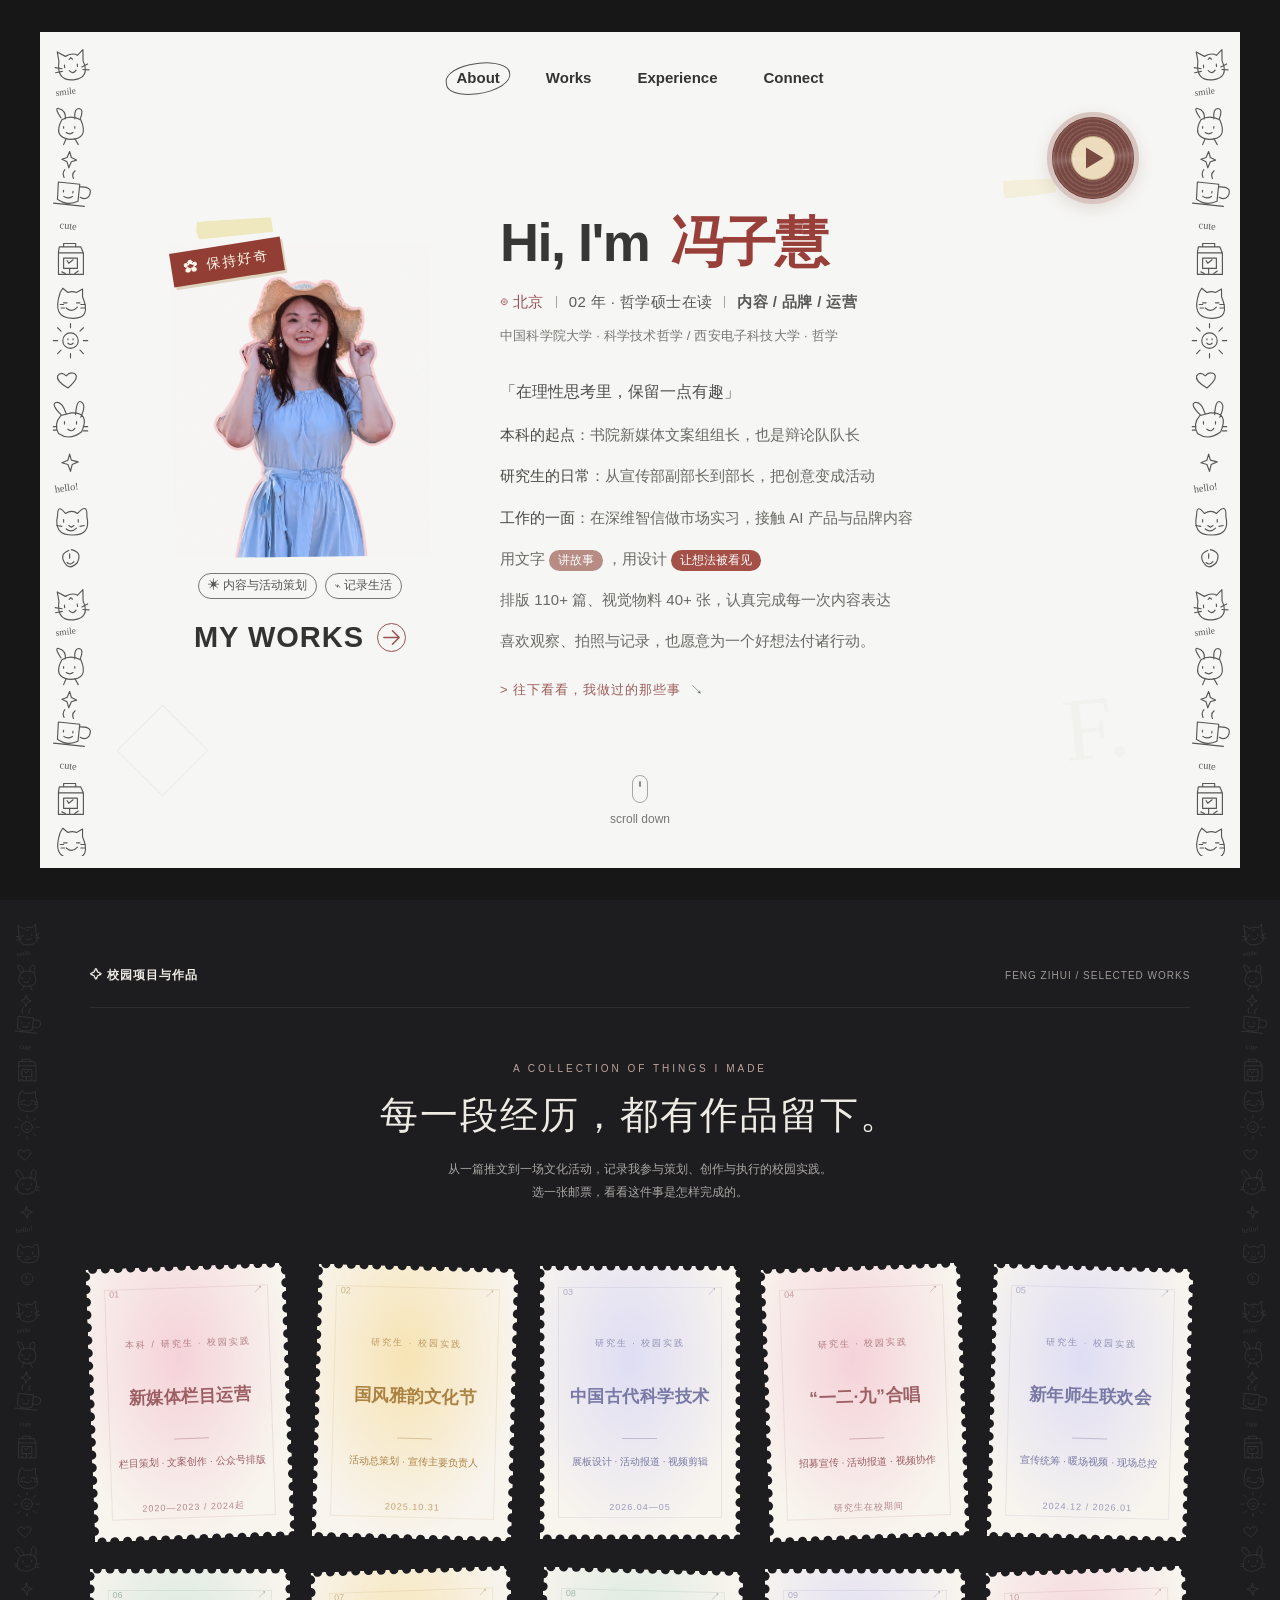
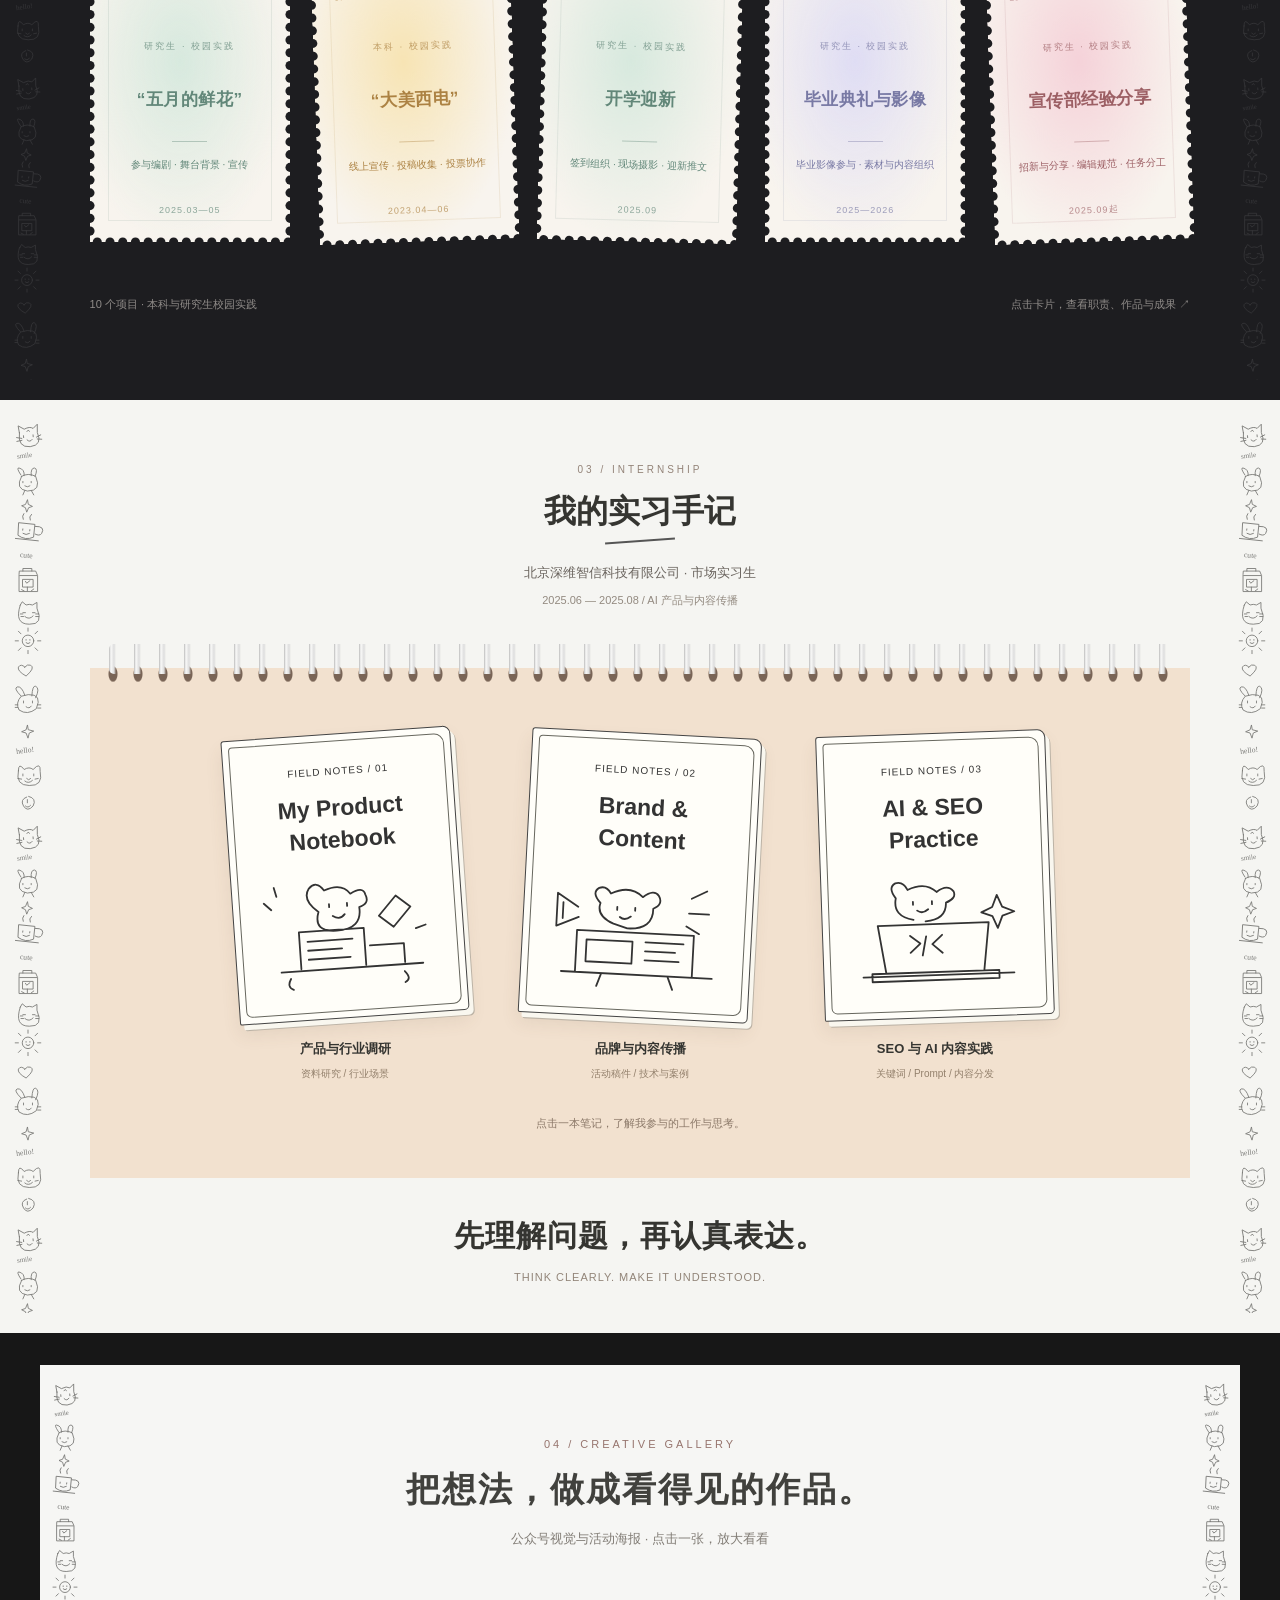
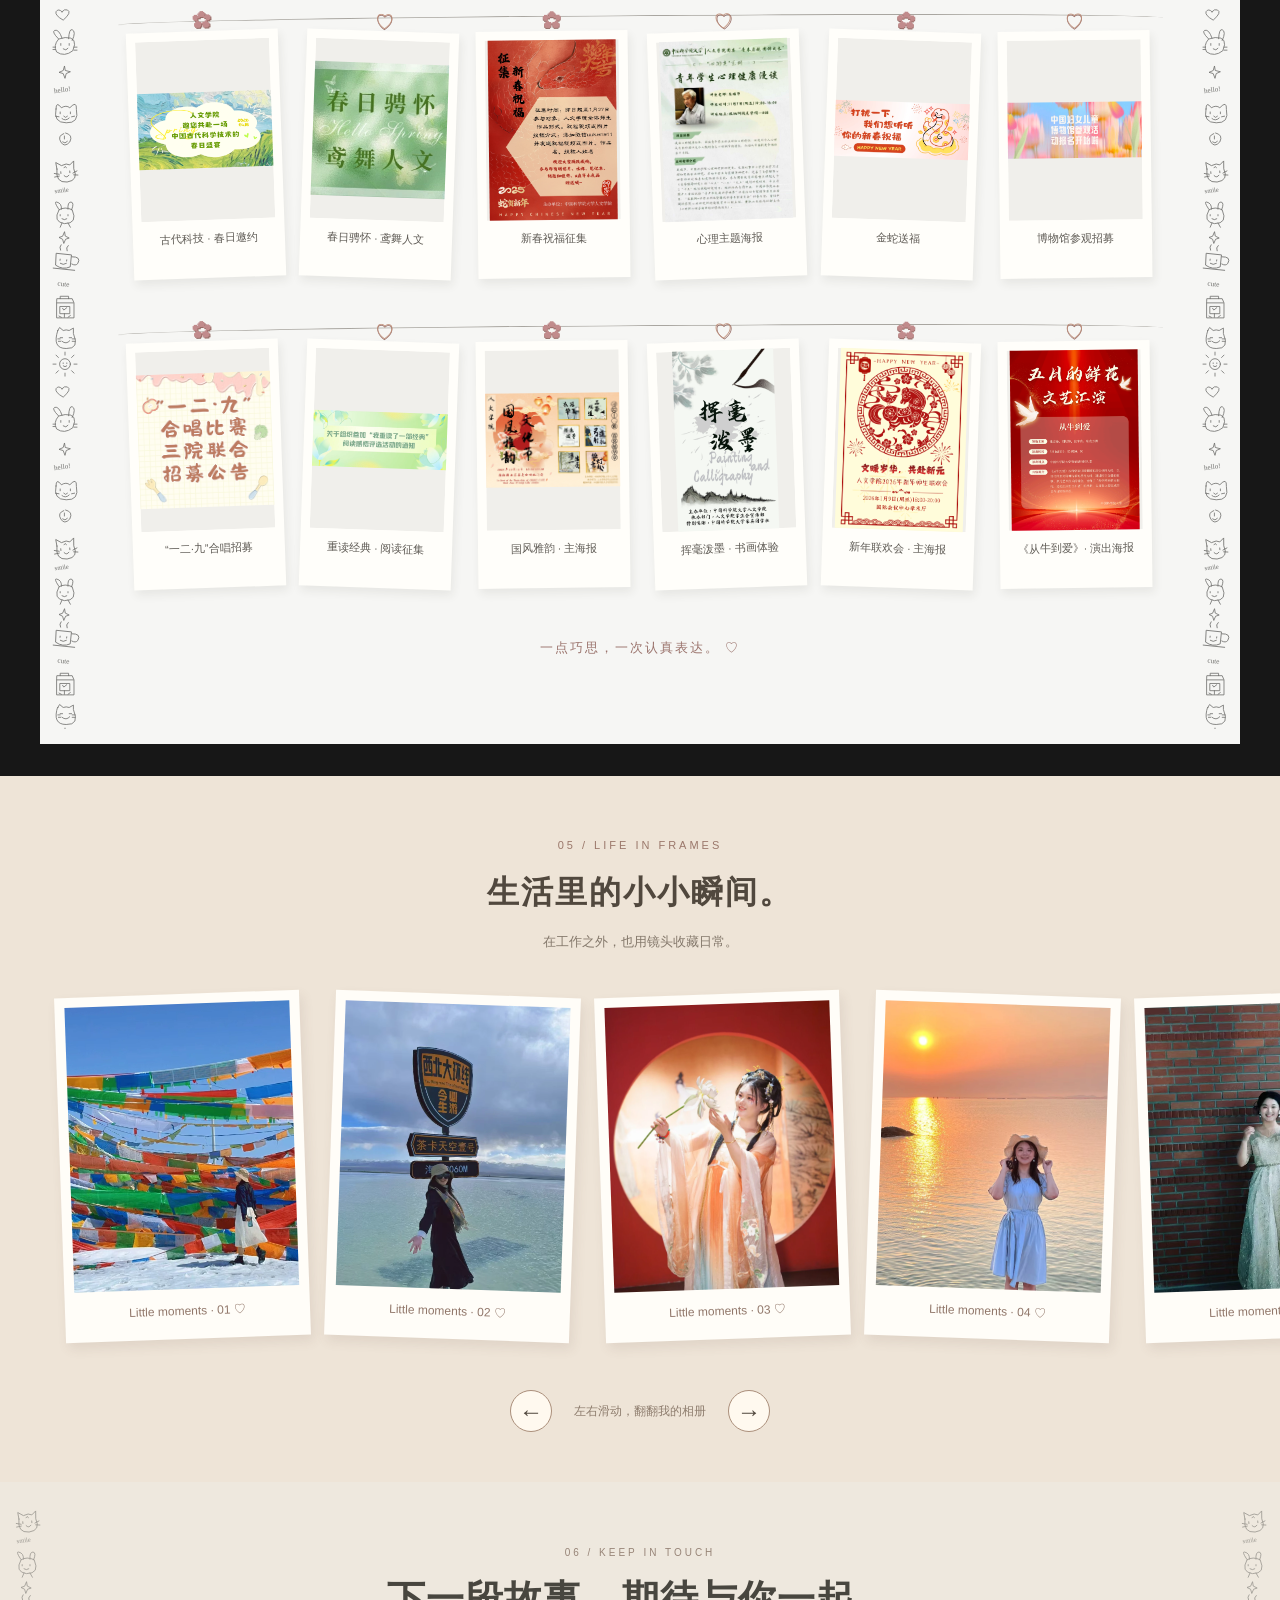
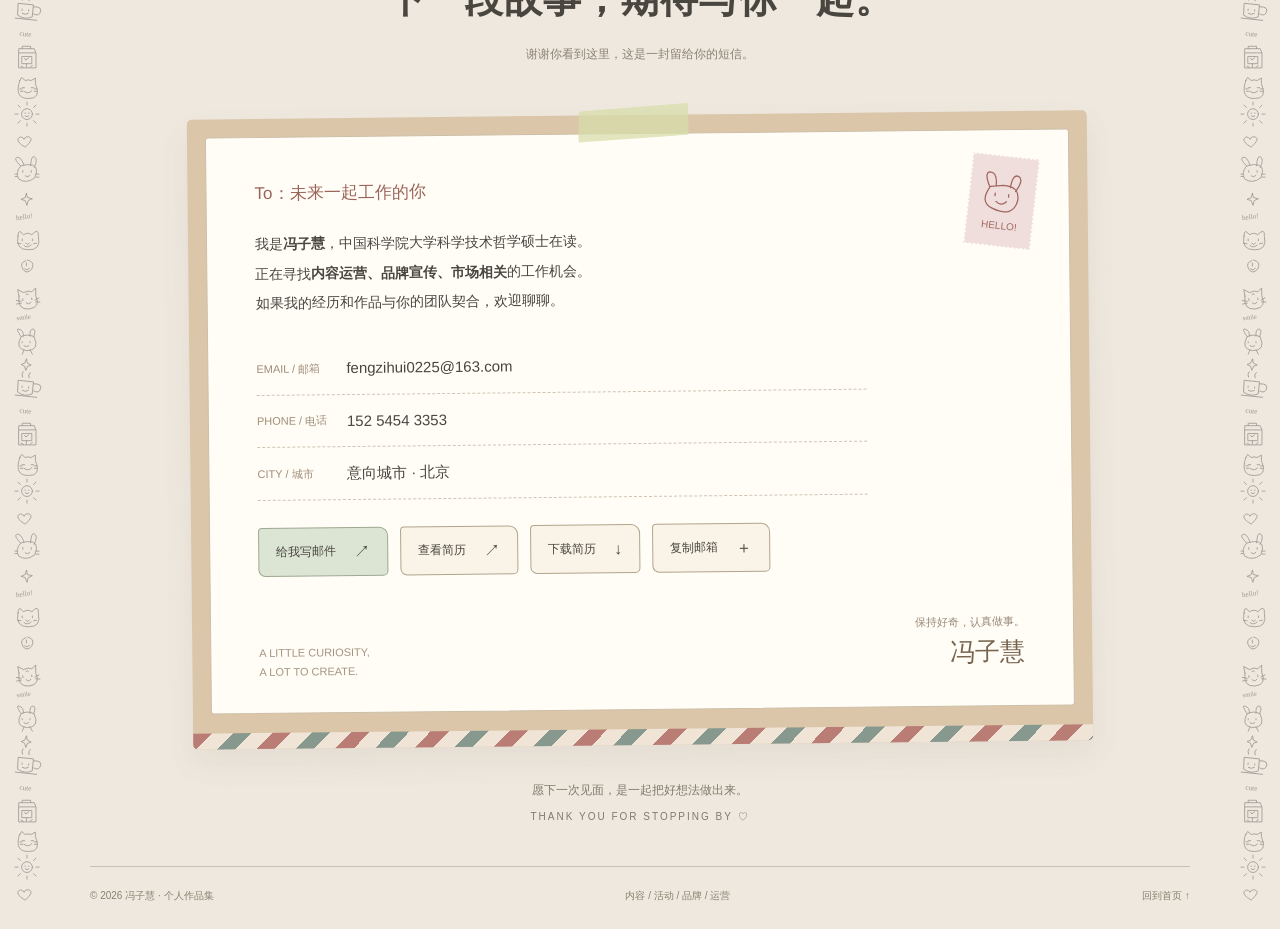
<file: index.html>
<!doctype html><html lang="zh-CN"><head><meta charset="utf-8"><meta name="viewport" content="width=device-width,initial-scale=1"><meta name="theme-color" content="#f7f3e8"><meta name="description" content="冯子慧的求职作品集：中国科学院大学科学技术哲学硕士在读，展示内容运营、文化活动策划、视觉设计与市场实习经历。"><title>冯子慧 · 内容与活动策划作品集</title><link rel="icon" href="data:image/svg+xml,%3Csvg xmlns='http://www.w3.org/2000/svg' viewBox='0 0 80 80'%3E%3Crect width='80' height='80' rx='24' fill='%23efdb89'/%3E%3Ctext x='22' y='60' font-size='55'%3Ef%3C/text%3E%3C/svg%3E"><link rel="stylesheet" href="style.css"><link rel="stylesheet" href="home.css"><link rel="stylesheet" href="projects.css"><script defer src="app.js"></script><link rel="stylesheet" href="internship.css"><script defer src="internship.js"></script><link rel="stylesheet" href="contact.css"><link rel="stylesheet" href="home-refinements.css"><script defer src="home-music.js"></script><link rel="stylesheet" href="showcase.css"><link rel="stylesheet" href="photo-wall.css"><script defer src="photo-wall.js"></script></head><body>
<a class="skip" href="#main">跳到正文</a><header class="site-header"><button class="menu-toggle" aria-expanded="false" aria-controls="main-nav" aria-label="打开导航">目录 <span>＋</span></button><nav id="main-nav" aria-label="主导航"><a href="#home">About</a><a href="#campus">Works</a><a href="#internship">Experience</a><a href="#contact">Connect</a></nav></header>
<main id="main"><section id="home" class="intro-page chapter" data-theme="light" aria-labelledby="intro-title">
 <div class="home-music"><button class="music-toggle" aria-label="播放背景音乐" aria-pressed="false"><span class="music-grooves" aria-hidden="true"></span><span class="music-symbol" aria-hidden="true"></span></button><span class="music-state" role="status" aria-live="polite"></span><audio id="home-audio" src="assets/background-music.flac" loop preload="metadata"></audio></div>
 <span class="intro-tape intro-tape-right" aria-hidden="true"></span>
 <div class="intro-composition">
  <div class="intro-photo-column">
   <figure class="intro-photo"><span class="intro-tape" aria-hidden="true"></span><span class="intro-sticker">✿ 保持好奇</span><img class="portrait-sticker" src="assets/home-portrait-final.png" alt="冯子慧戴着草帽、手持相机的海边生活照" fetchpriority="high" width="280" height="340"></figure>
   <div class="intro-tags"><span>✳ 内容与活动策划</span><span>⌁ 记录生活</span></div>
   <a class="intro-resume" href="#campus" aria-label="向下浏览校园项目">MY WORKS <span aria-hidden="true"><svg viewBox="0 0 24 24" fill="none"><path d="M4 12h16M13 5l7 7-7 7" stroke="currentColor" stroke-width="1.6" stroke-linecap="round" stroke-linejoin="round"/></svg></span></a>
  </div>
  <div class="intro-copy">
   <h1 id="intro-title">Hi, I'm <em>冯子慧</em></h1>
   <p class="intro-meta"><span class="location">⌾ 北京</span><i aria-hidden="true"></i><span>02 年 · 哲学硕士在读</span><i aria-hidden="true"></i><strong>内容 / 品牌 / 运营</strong></p>
   <p class="intro-caption">中国科学院大学 · 科学技术哲学 / 西安电子科技大学 · 哲学</p>
   <div class="intro-details">
    <p class="intro-opening">「在理性思考里，保留一点有趣」</p>
    <p><strong>本科的起点</strong>：书院新媒体文案组组长，也是辩论队队长</p>
    <p><strong>研究生的日常</strong>：从宣传部副部长到部长，把创意变成活动</p>
    <p><strong>工作的一面</strong>：在深维智信做市场实习，接触 AI 产品与品牌内容</p>
    <p>用文字<span class="small-pill soft">讲故事</span>，用设计<span class="small-pill">让想法被看见</span></p>
    <p title="依据2026年4月个人申报材料，为在校宣传工作累计数据">排版 110+ 篇、视觉物料 40+ 张，认真完成每一次内容表达</p>
    <p>喜欢观察、拍照与记录，也愿意为一个好想法付诸行动。</p>
   </div>
   <a class="intro-signoff" href="#campus">&gt; 往下看看，我做过的那些事 <span>↘</span></a>
  </div>
 </div>
 <span class="intro-diamond" aria-hidden="true"></span><span class="intro-watermark" aria-hidden="true">F.</span>
 <a class="intro-scroll" href="#campus" aria-label="向下查看校园项目"><span class="mouse" aria-hidden="true"></span><span>scroll down</span></a>
</section>

<section id="campus" class="project-index chapter" data-theme="dark" aria-labelledby="project-index-title"><div class="project-index-head"><b>✧ 校园项目与作品</b><span>FENG ZIHUI / SELECTED WORKS</span></div><div class="project-index-intro"><p class="index-kicker">A COLLECTION OF THINGS I MADE</p><h2 id="project-index-title">每一段经历，都有作品留下。</h2><p>从一篇推文到一场文化活动，记录我参与策划、创作与执行的校园实践。<br>选一张邮票，看看这件事是怎样完成的。</p></div><div class="stamp-grid"><a class="stamp-link" style="--stamp-glow:#f5d2d9;--stamp-ink:#9c5f64;--accent:#e7b5ba;--detail-tint:#38292d" href="projects/new-media.html" aria-label="查看新媒体栏目运营项目详情"><div class="stamp-face"><span class="stamp-number">01</span><span class="stamp-open" aria-hidden="true">↗</span><span class="stamp-stage">本科 / 研究生 · 校园实践</span><h3>新媒体栏目运营</h3><span class="stamp-line"></span><p class="stamp-role">栏目策划 · 文案创作 · 公众号排版</p><span class="stamp-year">2020—2023 / 2024起</span></div></a><a class="stamp-link" style="--stamp-glow:#f7e4b4;--stamp-ink:#ac8243;--accent:#e8bf83;--detail-tint:#383023" href="projects/guofeng.html" aria-label="查看国风雅韵文化节项目详情"><div class="stamp-face"><span class="stamp-number">02</span><span class="stamp-open" aria-hidden="true">↗</span><span class="stamp-stage">研究生 · 校园实践</span><h3>国风雅韵文化节</h3><span class="stamp-line"></span><p class="stamp-role">活动总策划 · 宣传主要负责人</p><span class="stamp-year">2025.10.31</span></div></a><a class="stamp-link" style="--stamp-glow:#dfddf4;--stamp-ink:#7879a4;--accent:#bdbce5;--detail-tint:#2e2d40" href="projects/ancient-science.html" aria-label="查看中国古代科学技术项目详情"><div class="stamp-face"><span class="stamp-number">03</span><span class="stamp-open" aria-hidden="true">↗</span><span class="stamp-stage">研究生 · 校园实践</span><h3>中国古代科学技术</h3><span class="stamp-line"></span><p class="stamp-role">展板设计 · 活动报道 · 视频剪辑</p><span class="stamp-year">2026.04—05</span></div></a><a class="stamp-link" style="--stamp-glow:#f5d2d9;--stamp-ink:#9c5f64;--accent:#e7b5ba;--detail-tint:#38292d" href="projects/choir.html" aria-label="查看“一二·九”合唱项目详情"><div class="stamp-face"><span class="stamp-number">04</span><span class="stamp-open" aria-hidden="true">↗</span><span class="stamp-stage">研究生 · 校园实践</span><h3>“一二·九”合唱</h3><span class="stamp-line"></span><p class="stamp-role">招募宣传 · 活动报道 · 视频协作</p><span class="stamp-year">研究生在校期间</span></div></a><a class="stamp-link" style="--stamp-glow:#dfddf4;--stamp-ink:#7879a4;--accent:#bdbce5;--detail-tint:#2e2d40" href="projects/newyear.html" aria-label="查看新年师生联欢会项目详情"><div class="stamp-face"><span class="stamp-number">05</span><span class="stamp-open" aria-hidden="true">↗</span><span class="stamp-stage">研究生 · 校园实践</span><h3>新年师生联欢会</h3><span class="stamp-line"></span><p class="stamp-role">宣传统筹 · 暖场视频 · 现场总控</p><span class="stamp-year">2024.12 / 2026.01</span></div></a><a class="stamp-link" style="--stamp-glow:#d7e9de;--stamp-ink:#628779;--accent:#b2d4bf;--detail-tint:#263832" href="projects/may-flowers.html" aria-label="查看“五月的鲜花”项目详情"><div class="stamp-face"><span class="stamp-number">06</span><span class="stamp-open" aria-hidden="true">↗</span><span class="stamp-stage">研究生 · 校园实践</span><h3>“五月的鲜花”</h3><span class="stamp-line"></span><p class="stamp-role">参与编剧 · 舞台背景 · 宣传</p><span class="stamp-year">2025.03—05</span></div></a><a class="stamp-link" style="--stamp-glow:#f7e4b4;--stamp-ink:#ac8243;--accent:#e8bf83;--detail-tint:#383023" href="projects/xidian-photo.html" aria-label="查看“大美西电”项目详情"><div class="stamp-face"><span class="stamp-number">07</span><span class="stamp-open" aria-hidden="true">↗</span><span class="stamp-stage">本科 · 校园实践</span><h3>“大美西电”</h3><span class="stamp-line"></span><p class="stamp-role">线上宣传 · 投稿收集 · 投票协作</p><span class="stamp-year">2023.04—06</span></div></a><a class="stamp-link" style="--stamp-glow:#d7e9de;--stamp-ink:#628779;--accent:#b2d4bf;--detail-tint:#263832" href="projects/welcome.html" aria-label="查看开学迎新项目详情"><div class="stamp-face"><span class="stamp-number">08</span><span class="stamp-open" aria-hidden="true">↗</span><span class="stamp-stage">研究生 · 校园实践</span><h3>开学迎新</h3><span class="stamp-line"></span><p class="stamp-role">签到组织 · 现场摄影 · 迎新推文</p><span class="stamp-year">2025.09</span></div></a><a class="stamp-link" style="--stamp-glow:#dfddf4;--stamp-ink:#7879a4;--accent:#bdbce5;--detail-tint:#2e2d40" href="projects/graduation.html" aria-label="查看毕业典礼与影像项目详情"><div class="stamp-face"><span class="stamp-number">09</span><span class="stamp-open" aria-hidden="true">↗</span><span class="stamp-stage">研究生 · 校园实践</span><h3>毕业典礼与影像</h3><span class="stamp-line"></span><p class="stamp-role">毕业影像参与 · 素材与内容组织</p><span class="stamp-year">2025—2026</span></div></a><a class="stamp-link" style="--stamp-glow:#f5d2d9;--stamp-ink:#9c5f64;--accent:#e7b5ba;--detail-tint:#38292d" href="projects/team-sharing.html" aria-label="查看宣传部经验分享项目详情"><div class="stamp-face"><span class="stamp-number">10</span><span class="stamp-open" aria-hidden="true">↗</span><span class="stamp-stage">研究生 · 校园实践</span><h3>宣传部经验分享</h3><span class="stamp-line"></span><p class="stamp-role">招新与分享 · 编辑规范 · 任务分工</p><span class="stamp-year">2025.09起</span></div></a></div><div class="project-index-foot"><span>10 个项目 · 本科与研究生校园实践</span><span>点击卡片，查看职责、作品与成果 ↗</span></div></section>

<section id="internship" class="intern-notebook chapter" data-theme="light" aria-labelledby="internship-title"><div class="intern-heading-new"><span>03 / INTERNSHIP</span><h2 id="internship-title">我的实习手记</h2><p>北京深维智信科技有限公司 · 市场实习生</p><small>2025.06 — 2025.08 / AI 产品与内容传播</small></div><div class="notebook-desk"><div class="notebook-shelf"><div class="notebook-item"><button class="book-button" data-work-note="0" aria-haspopup="dialog" aria-controls="intern-dialog" aria-label="打开产品与行业调研工作笔记"><small>FIELD NOTES / 01</small><strong>My Product<br>Notebook</strong><svg viewBox="0 0 190 135" fill="none" stroke="currentColor" stroke-width="1.8" stroke-linecap="round" stroke-linejoin="round" aria-hidden="true"><path d="M25 104h142M45 102V65h65v37M115 83h34v19M53 75h45m-45 9h34m-34 9h42M126 54l18-19 14 12-18 19ZM66 46q-16-13-8-24 8-8 15 3 18-7 26 5 13-7 15 2 4 9-7 12 2 22-24 22-24 0-17-20Z"/><path d="M77 39v3m18-3v3m-15 9q7 5 12-1M19 41l-7-7m13-6-2-9m139 50 10-3M34 111q-5 8 2 11m112-11q7 8 0 11"/></svg></button><p class="book-label">产品与行业调研</p><p class="book-caption">资料研究 / 行业场景</p></div><div class="notebook-item"><button class="book-button" data-work-note="1" aria-haspopup="dialog" aria-controls="intern-dialog" aria-label="打开品牌与内容传播工作笔记"><small>FIELD NOTES / 02</small><strong>Brand &<br>Content</strong><svg viewBox="0 0 190 135" fill="none" stroke="currentColor" stroke-width="1.8" stroke-linecap="round" stroke-linejoin="round" aria-hidden="true"><path d="M21 111h151M35 110V69h117v42M45 78h46v22H45Zm59 0h38m-38 9h30m-30 9h34M71 61q-18-7-14-20-10-10-2-15 7-3 12 5 19-10 32 2 11-9 16-2 5 8-5 13 1 21-25 21Z"/><path d="M74 44v3m18-3v3m-15 7q5 4 11-1M35 46 14 33v33l22-10m-16-14v16m128-26 15-8m-17 23h20m-22 13 13 7M61 112l-4 12m71-12 5 12"/></svg></button><p class="book-label">品牌与内容传播</p><p class="book-caption">活动稿件 / 技术与案例</p></div><div class="notebook-item"><button class="book-button" data-work-note="2" aria-haspopup="dialog" aria-controls="intern-dialog" aria-label="打开SEO 与 AI 内容实践工作笔记"><small>FIELD NOTES / 03</small><strong>AI & SEO<br>Practice</strong><svg viewBox="0 0 190 135" fill="none" stroke="currentColor" stroke-width="1.8" stroke-linecap="round" stroke-linejoin="round" aria-hidden="true"><path d="M20 111h151M43 108l-7-48h111l-6 48Zm-14 0h127v8H29ZM72 55Q51 51 55 33q-8-11 0-15 8-2 12 7 18-8 29 3 11-8 17 0 3 7-8 11 0 17-21 18"/><path d="M72 37v3m19-3v3m-15 6q5 4 11-1m-19 43 10-9-10-8m32 0-10 9 10 9m-16-17-4 19M151 45l5-12 5 12 12 5-12 4-5 12-5-12-11-4Z"/></svg></button><p class="book-label">SEO 与 AI 内容实践</p><p class="book-caption">关键词 / Prompt / 内容分发</p></div></div><p class="desk-footnote">点击一本笔记，了解我参与的工作与思考。</p></div><p class="intern-motto">先理解问题，再认真表达。<small>THINK CLEARLY. MAKE IT UNDERSTOOD.</small></p></section>







<section id="showcase" class="showcase chapter" data-theme="light" aria-labelledby="showcase-title"><header class="showcase-heading"><p>04 / CREATIVE GALLERY</p><h2 id="showcase-title">把想法，做成看得见的作品。</h2><span>公众号视觉与活动海报 · 点击一张，放大看看</span></header><div class="showcase-row"><button class="showcase-card" data-lightbox data-caption="古代科技 · 春日邀约" aria-label="放大查看古代科技 · 春日邀约"><img src="assets/showcase/work-1.webp" alt="古代科技 · 春日邀约" loading="lazy"><span>古代科技 · 春日邀约</span></button><button class="showcase-card" data-lightbox data-caption="春日骋怀 · 鸢舞人文" aria-label="放大查看春日骋怀 · 鸢舞人文"><img src="assets/showcase/work-2.webp" alt="春日骋怀 · 鸢舞人文" loading="lazy"><span>春日骋怀 · 鸢舞人文</span></button><button class="showcase-card" data-lightbox data-caption="新春祝福征集" aria-label="放大查看新春祝福征集"><img src="assets/showcase/work-3.webp" alt="新春祝福征集" loading="lazy"><span>新春祝福征集</span></button><button class="showcase-card" data-lightbox data-caption="心理主题海报" aria-label="放大查看心理主题海报"><img src="assets/showcase/work-4.webp" alt="心理主题海报" loading="lazy"><span>心理主题海报</span></button><button class="showcase-card" data-lightbox data-caption="金蛇送福" aria-label="放大查看金蛇送福"><img src="assets/showcase/work-5.webp" alt="金蛇送福" loading="lazy"><span>金蛇送福</span></button><button class="showcase-card" data-lightbox data-caption="博物馆参观招募" aria-label="放大查看博物馆参观招募"><img src="assets/showcase/work-6.webp" alt="博物馆参观招募" loading="lazy"><span>博物馆参观招募</span></button></div><div class="showcase-row"><button class="showcase-card" data-lightbox data-caption="“一二·九”合唱招募" aria-label="放大查看“一二·九”合唱招募"><img src="assets/showcase/work-7.webp" alt="“一二·九”合唱招募" loading="lazy"><span>“一二·九”合唱招募</span></button><button class="showcase-card" data-lightbox data-caption="重读经典 · 阅读征集" aria-label="放大查看重读经典 · 阅读征集"><img src="assets/showcase/work-8.webp" alt="重读经典 · 阅读征集" loading="lazy"><span>重读经典 · 阅读征集</span></button><button class="showcase-card" data-lightbox data-caption="国风雅韵 · 主海报" aria-label="放大查看国风雅韵 · 主海报"><img src="assets/project-updates/poster-01.webp" alt="国风雅韵 · 主海报" loading="lazy"><span>国风雅韵 · 主海报</span></button><button class="showcase-card" data-lightbox data-caption="挥毫泼墨 · 书画体验" aria-label="放大查看挥毫泼墨 · 书画体验"><img src="assets/project-updates/poster-03.webp" alt="挥毫泼墨 · 书画体验" loading="lazy"><span>挥毫泼墨 · 书画体验</span></button><button class="showcase-card" data-lightbox data-caption="新年联欢会 · 主海报" aria-label="放大查看新年联欢会 · 主海报"><img src="assets/projects/newyear-poster.png" alt="新年联欢会 · 主海报" loading="lazy"><span>新年联欢会 · 主海报</span></button><button class="showcase-card" data-lightbox data-caption="《从牛到爱》· 演出海报" aria-label="放大查看《从牛到爱》· 演出海报"><img src="assets/projects/portfolio-design-0.png" alt="《从牛到爱》· 演出海报" loading="lazy"><span>《从牛到爱》· 演出海报</span></button></div><p class="showcase-footer">一点巧思，一次认真表达。 ♡</p></section>
<section id="photos" class="photo-wall chapter" data-theme="light" aria-labelledby="photo-wall-title"><header><p>05 / LIFE IN FRAMES</p><h2 id="photo-wall-title">生活里的小小瞬间。</h2><span>在工作之外，也用镜头收藏日常。</span></header><div class="photo-reel" tabindex="0" role="region" aria-label="生活照片墙，可左右滑动或使用方向键"><button class="photo-card" data-lightbox data-caption="生活影像 01 / 冯子慧" aria-label="放大查看生活照片 01"><img src="assets/personal-photos/photo-01.webp" alt="冯子慧的生活照片 01" loading="lazy"><span>Little moments · 01 ♡</span></button><button class="photo-card" data-lightbox data-caption="生活影像 02 / 冯子慧" aria-label="放大查看生活照片 02"><img src="assets/personal-photos/photo-02.webp" alt="冯子慧的生活照片 02" loading="lazy"><span>Little moments · 02 ♡</span></button><button class="photo-card" data-lightbox data-caption="生活影像 03 / 冯子慧" aria-label="放大查看生活照片 03"><img src="assets/personal-photos/photo-03.webp" alt="冯子慧的生活照片 03" loading="lazy"><span>Little moments · 03 ♡</span></button><button class="photo-card" data-lightbox data-caption="生活影像 04 / 冯子慧" aria-label="放大查看生活照片 04"><img src="assets/personal-photos/photo-04.webp" alt="冯子慧的生活照片 04" loading="lazy"><span>Little moments · 04 ♡</span></button><button class="photo-card" data-lightbox data-caption="生活影像 05 / 冯子慧" aria-label="放大查看生活照片 05"><img src="assets/personal-photos/photo-05.webp" alt="冯子慧的生活照片 05" loading="lazy"><span>Little moments · 05 ♡</span></button><button class="photo-card" data-lightbox data-caption="生活影像 06 / 冯子慧" aria-label="放大查看生活照片 06"><img src="assets/personal-photos/photo-06.webp" alt="冯子慧的生活照片 06" loading="lazy"><span>Little moments · 06 ♡</span></button><button class="photo-card" data-lightbox data-caption="生活影像 07 / 冯子慧" aria-label="放大查看生活照片 07"><img src="assets/personal-photos/photo-07.webp" alt="冯子慧的生活照片 07" loading="lazy"><span>Little moments · 07 ♡</span></button><button class="photo-card" data-lightbox data-caption="生活影像 08 / 冯子慧" aria-label="放大查看生活照片 08"><img src="assets/personal-photos/photo-08.webp" alt="冯子慧的生活照片 08" loading="lazy"><span>Little moments · 08 ♡</span></button><button class="photo-card" data-lightbox data-caption="生活影像 09 / 冯子慧" aria-label="放大查看生活照片 09"><img src="assets/personal-photos/photo-09.webp" alt="冯子慧的生活照片 09" loading="lazy"><span>Little moments · 09 ♡</span></button><button class="photo-card" data-lightbox data-caption="生活影像 10 / 冯子慧" aria-label="放大查看生活照片 10"><img src="assets/personal-photos/photo-10.webp" alt="冯子慧的生活照片 10" loading="lazy"><span>Little moments · 10 ♡</span></button><button class="photo-card" data-lightbox data-caption="生活影像 11 / 冯子慧" aria-label="放大查看生活照片 11"><img src="assets/personal-photos/photo-11.webp" alt="冯子慧的生活照片 11" loading="lazy"><span>Little moments · 11 ♡</span></button><button class="photo-card" data-lightbox data-caption="生活影像 12 / 冯子慧" aria-label="放大查看生活照片 12"><img src="assets/personal-photos/photo-12.webp" alt="冯子慧的生活照片 12" loading="lazy"><span>Little moments · 12 ♡</span></button><button class="photo-card" data-lightbox data-caption="生活影像 13 / 冯子慧" aria-label="放大查看生活照片 13"><img src="assets/personal-photos/photo-13.webp" alt="冯子慧的生活照片 13" loading="lazy"><span>Little moments · 13 ♡</span></button><button class="photo-card" data-lightbox data-caption="生活影像 14 / 冯子慧" aria-label="放大查看生活照片 14"><img src="assets/personal-photos/photo-14.webp" alt="冯子慧的生活照片 14" loading="lazy"><span>Little moments · 14 ♡</span></button><button class="photo-card" data-lightbox data-caption="生活影像 15 / 冯子慧" aria-label="放大查看生活照片 15"><img src="assets/personal-photos/photo-15.webp" alt="冯子慧的生活照片 15" loading="lazy"><span>Little moments · 15 ♡</span></button><button class="photo-card" data-lightbox data-caption="生活影像 16 / 冯子慧" aria-label="放大查看生活照片 16"><img src="assets/personal-photos/photo-16.webp" alt="冯子慧的生活照片 16" loading="lazy"><span>Little moments · 16 ♡</span></button></div><div class="photo-controls"><button data-photo-direction="-1" aria-label="向左滚动照片">←</button><span>左右滑动，翻翻我的相册</span><button data-photo-direction="1" aria-label="向右滚动照片">→</button></div></section><section id="contact" class="contact-letter chapter" data-theme="light" aria-labelledby="contact-title"><div class="letter-heading"><p>06 / KEEP IN TOUCH</p><h2 id="contact-title">下一段故事，期待与你一起。</h2><span>谢谢你看到这里，这是一封留给你的短信。</span></div><div class="contact-envelope"><div class="contact-paper"><span class="letter-tape" aria-hidden="true"></span><div class="letter-stamp" aria-hidden="true"><svg viewBox="0 0 60 60" fill="none" stroke="currentColor" stroke-width="1.6" stroke-linecap="round"><path d="M13 23Q4 6 12 5q9 0 9 16m18 1Q40 4 48 7q7 4-2 19M14 23Q2 44 19 50q28 10 31-14 0-17-20-16Z"/><path d="M21 31v3m17-3v3m-15 7q7 6 13-1"/></svg><span>HELLO!</span></div><p class="letter-salutation">To：未来一起工作的你</p><p class="letter-intro">我是<strong>冯子慧</strong>，中国科学院大学科学技术哲学硕士在读。<br>正在寻找<strong>内容运营、品牌宣传、市场相关</strong>的工作机会。<br>如果我的经历和作品与你的团队契合，欢迎聊聊。</p><dl class="letter-contact-lines"><div><dt>EMAIL / 邮箱</dt><dd><a href="mailto:fengzihui0225@163.com">fengzihui0225@163.com</a></dd></div><div><dt>PHONE / 电话</dt><dd><a href="tel:+8615254543353">152 5454 3353</a></dd></div><div><dt>CITY / 城市</dt><dd>意向城市 · 北京</dd></div></dl><div class="letter-buttons"><a href="mailto:fengzihui0225@163.com">给我写邮件 <span>↗</span></a><a href="assets/resume-latest.pdf" target="_blank" rel="noopener">查看简历 <span>↗</span></a><a href="assets/resume-latest.pdf" download="冯子慧_个人简历.pdf">下载简历 <span>↓</span></a><button id="copy-email">复制邮箱 <span>＋</span></button></div><p id="copy-status" class="letter-status" role="status" aria-live="polite"></p><div class="letter-signature"><p>A LITTLE CURIOSITY,<br>A LOT TO CREATE.</p><div>保持好奇，认真做事。<b>冯子慧</b></div></div></div></div><p class="contact-goodbye">愿下一次见面，是一起把好想法做出来。<span>THANK YOU FOR STOPPING BY ♡</span></p><footer class="letter-footer"><span>© 2026 冯子慧 · 个人作品集</span><span>内容 / 活动 / 品牌 / 运营</span><a href="#home">回到首页 ↑</a></footer></section></main>
<dialog class="lightbox" aria-labelledby="lightbox-caption"><button class="lightbox-close" aria-label="关闭大图">关闭 ×</button><img alt=""><p id="lightbox-caption"></p></dialog><dialog id="intern-dialog" class="intern-dialog" aria-labelledby="intern-note-title"><div class="intern-dialog-top"><span class="note-count">WORK NOTES</span><button class="intern-close" aria-label="关闭工作笔记">关闭 ×</button></div><div class="intern-dialog-body"></div></dialog></body></html>
</file>
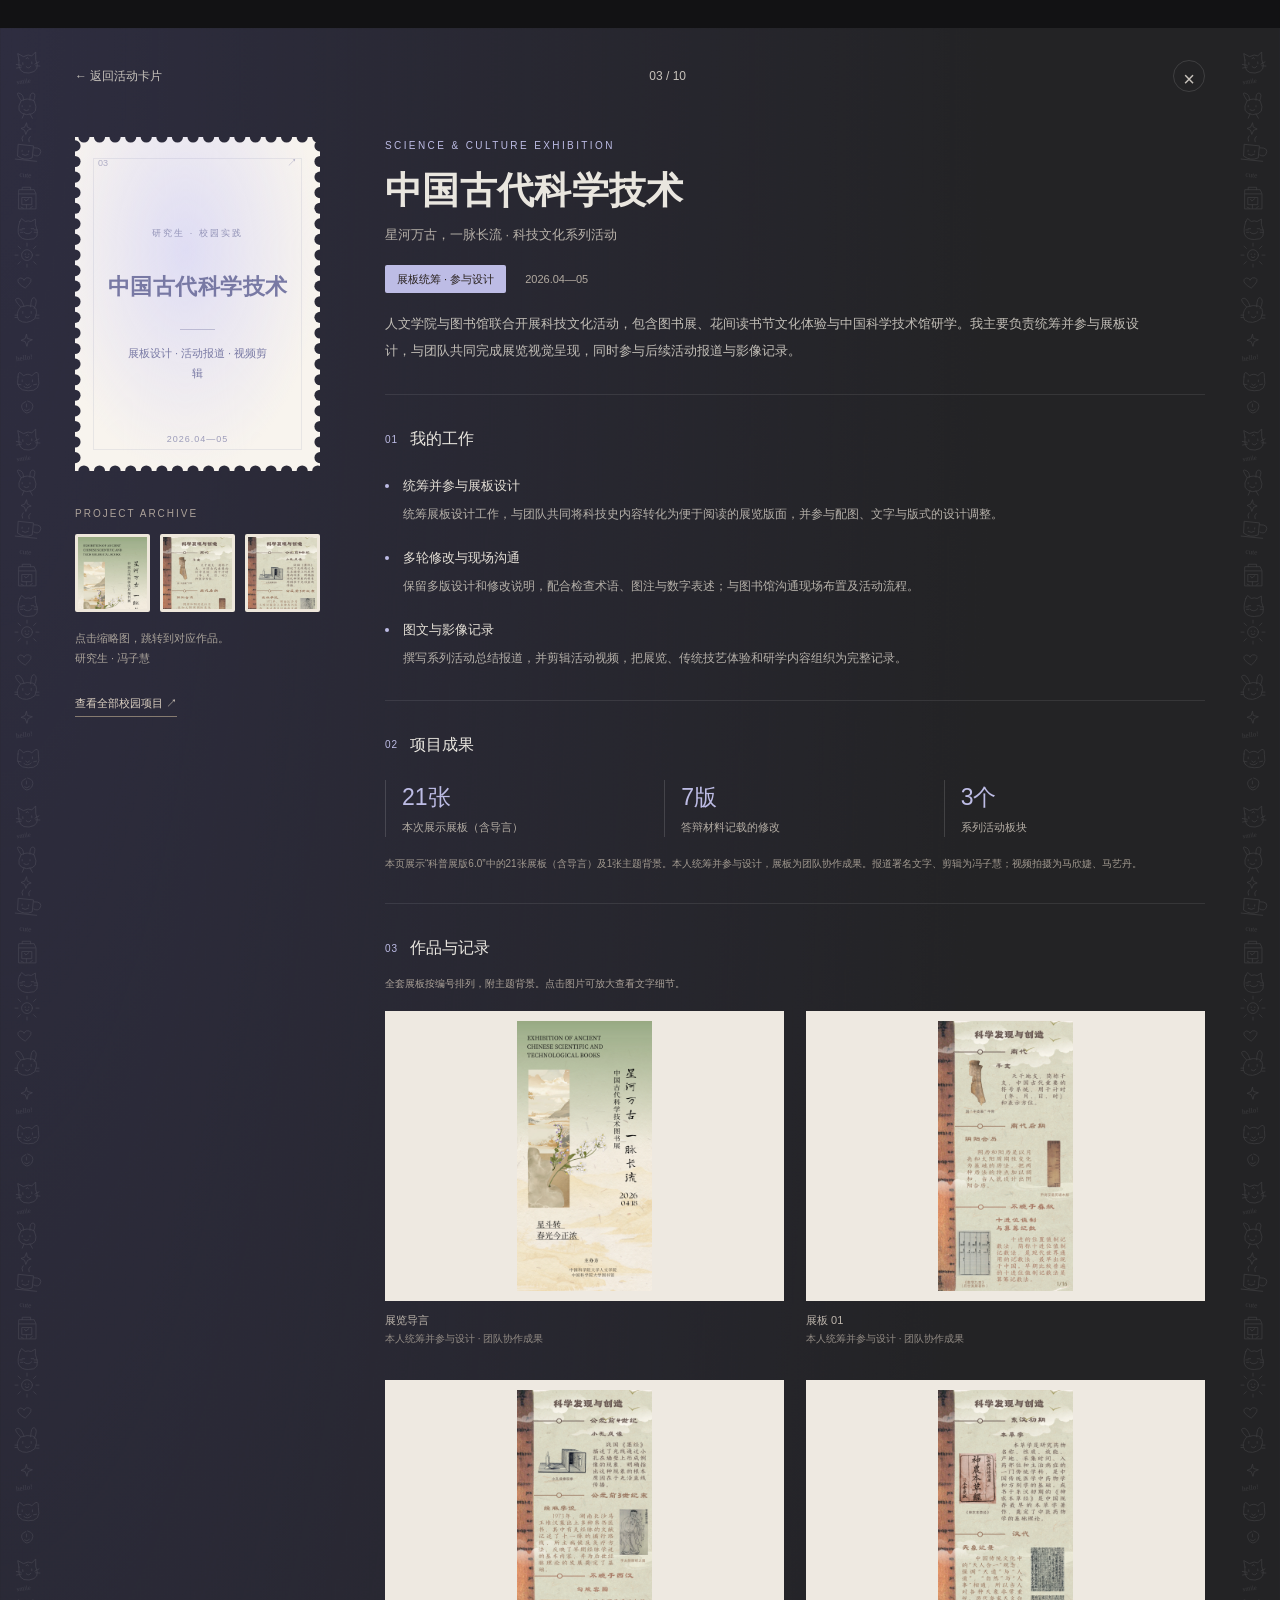
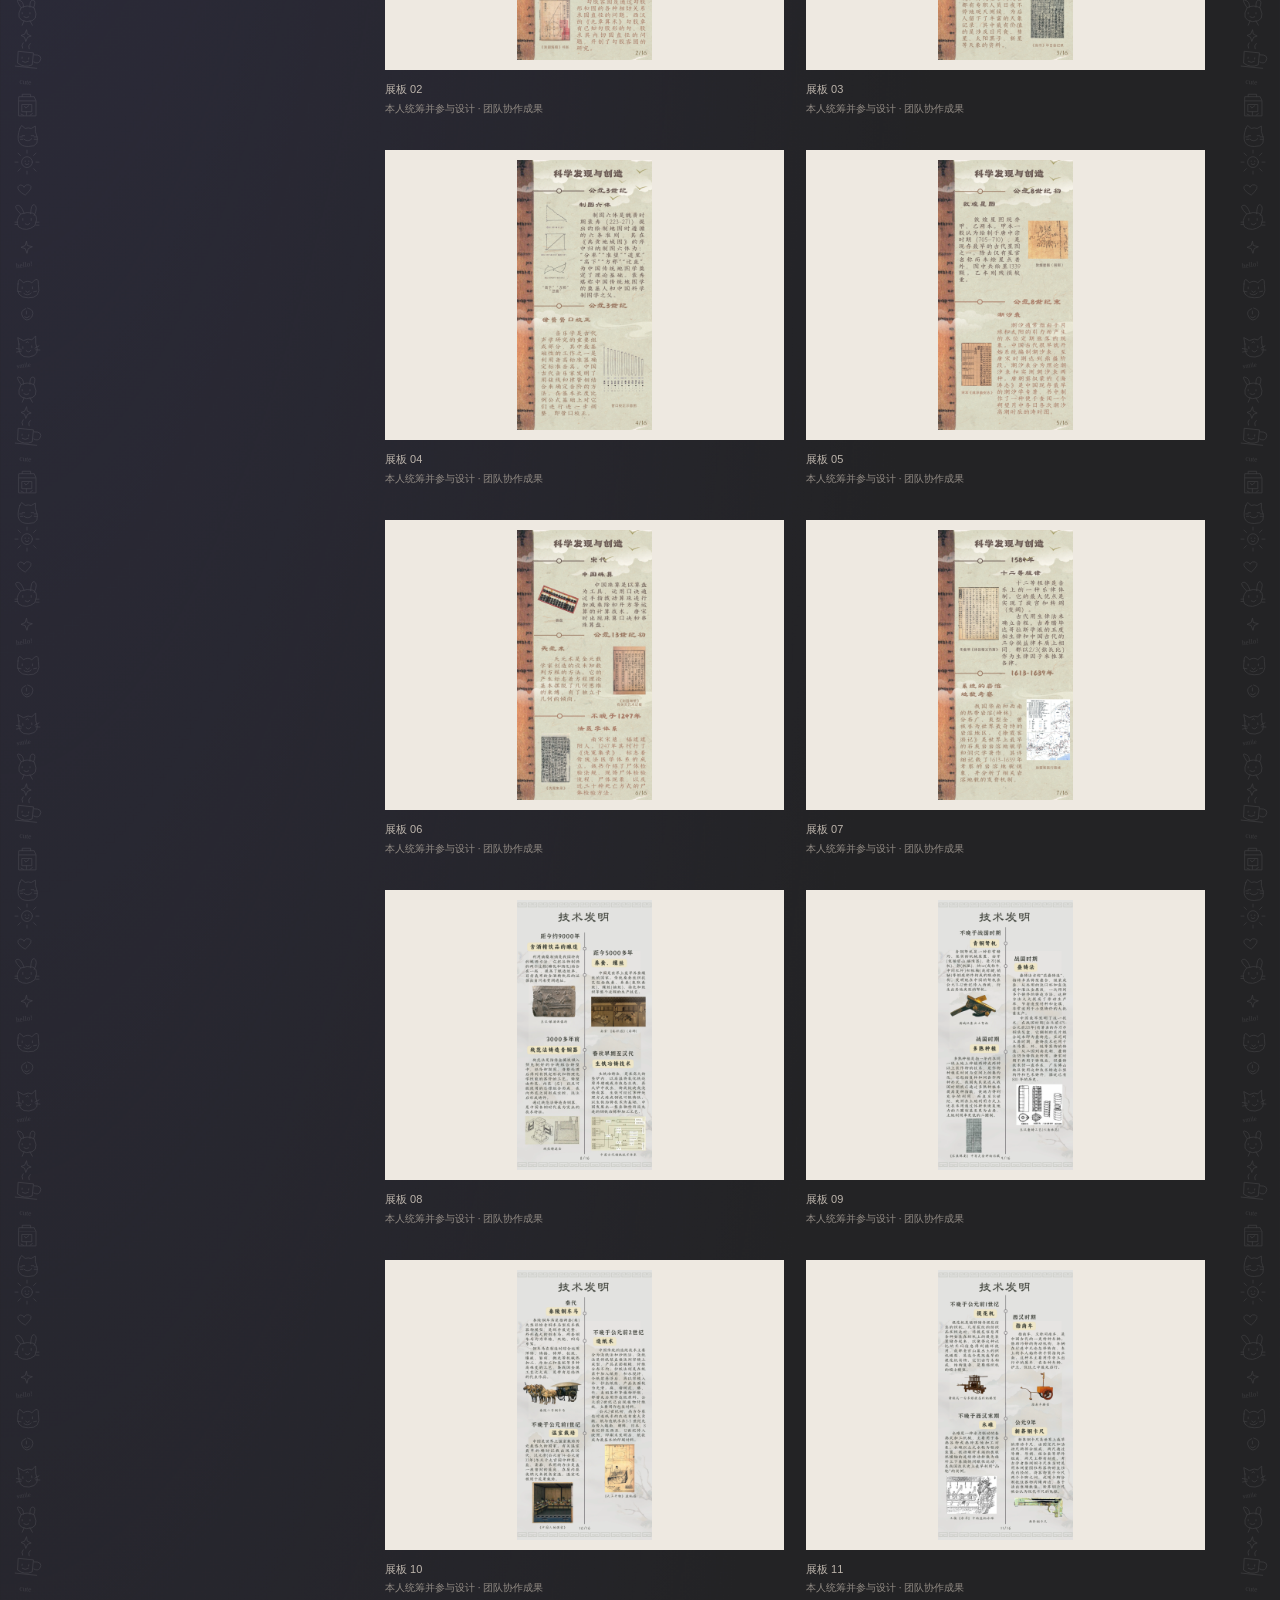
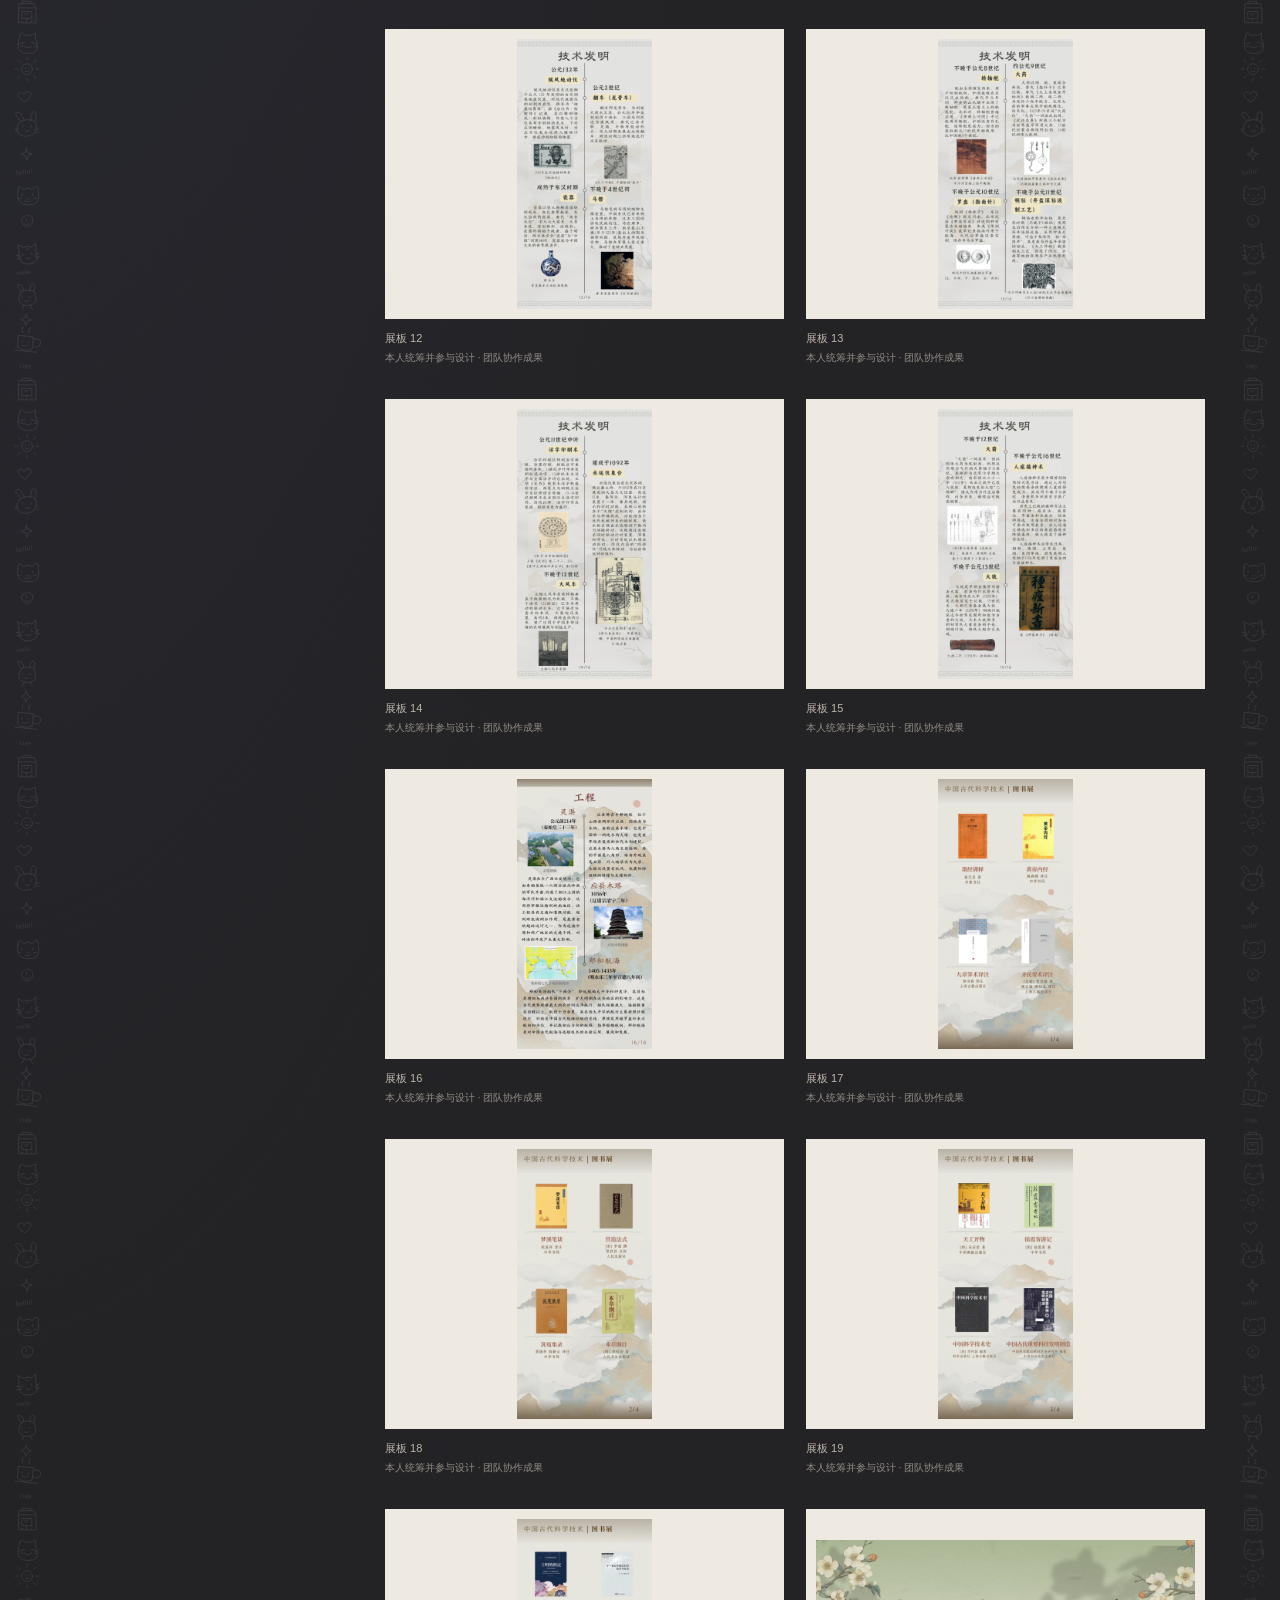
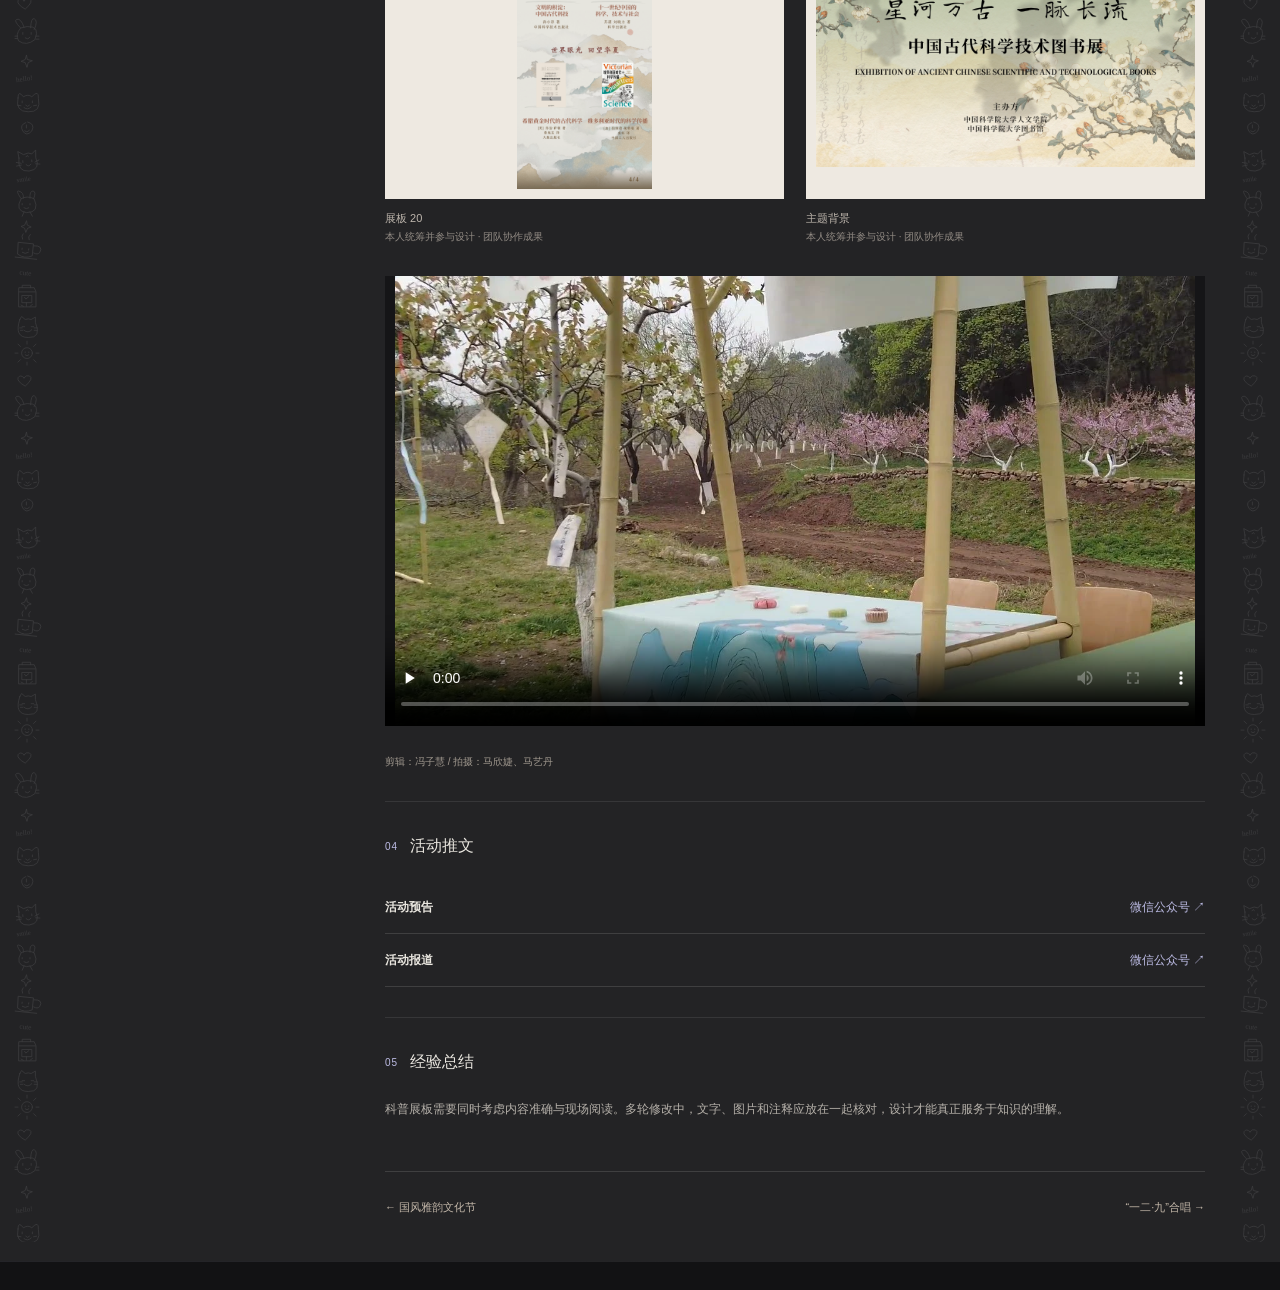
<file: projects/ancient-science.html>
<!doctype html><html lang="zh-CN"><head><meta charset="utf-8"><meta name="viewport" content="width=device-width,initial-scale=1"><meta name="description" content="人文学院与图书馆联合开展科技文化活动，包含图书展、花间读书节文化体验与中国科学技术馆研学。我主要负责统筹并参与展板设计，与团队共同完成展览视觉呈现，同时参与后续活动报道与影像记录。"><title>中国古代科学技术 · 冯子慧作品集</title><link rel="stylesheet" href="../projects.css"><script defer src="../project-detail.js"></script></head><body class="project-body" style="--stamp-glow:#dfddf4;--stamp-ink:#7879a4;--accent:#bdbce5;--detail-tint:#2e2d40"><main class="project-shell"><nav class="project-toolbar" aria-label="项目导航"><a href="../index.html#campus">← 返回活动卡片</a><span>03 / 10</span><a class="close-project" href="../index.html#campus" aria-label="关闭详情，返回活动卡片">×</a></nav><div class="project-layout"><aside class="project-sidebar" aria-label="项目封面与作品索引"><div class="stamp-face"><span class="stamp-number">03</span><span class="stamp-open" aria-hidden="true">↗</span><span class="stamp-stage">研究生 · 校园实践</span><h3>中国古代科学技术</h3><span class="stamp-line"></span><p class="stamp-role">展板设计 · 活动报道 · 视频剪辑</p><span class="stamp-year">2026.04—05</span></div><p class="sidebar-label">PROJECT ARCHIVE</p><div class="project-thumbs"><a href="#board-0" aria-label="查看科技文化主题视觉"><img src="../assets/science.webp" alt="科技文化主题视觉" loading="lazy"></a><a href="#board-1" aria-label="查看展板设计节选 01"><img src="../assets/science-1.webp" alt="展板设计节选 01" loading="lazy"></a><a href="#board-2" aria-label="查看展板设计节选 02"><img src="../assets/science-2.webp" alt="展板设计节选 02" loading="lazy"></a></div><p class="sidebar-note">点击缩略图，跳转到对应作品。<br>研究生 · 冯子慧</p><a class="sidebar-back" href="../index.html#campus">查看全部校园项目 ↗</a></aside><article class="project-content"><p class="project-eyebrow">SCIENCE &amp; CULTURE EXHIBITION</p><h1>中国古代科学技术</h1><p class="project-subtitle">星河万古，一脉长流 · 科技文化系列活动</p><div class="project-meta"><span class="project-role">展板统筹 · 参与设计</span><span class="project-date">2026.04—05</span></div><p class="project-summary">人文学院与图书馆联合开展科技文化活动，包含图书展、花间读书节文化体验与中国科学技术馆研学。我主要负责统筹并参与展板设计，与团队共同完成展览视觉呈现，同时参与后续活动报道与影像记录。</p><section class="project-block"><h2><span>01</span>我的工作</h2><ul class="responsibility-list"><li><h3>统筹并参与展板设计</h3><p>统筹展板设计工作，与团队共同将科技史内容转化为便于阅读的展览版面，并参与配图、文字与版式的设计调整。</p></li><li><h3>多轮修改与现场沟通</h3><p>保留多版设计和修改说明，配合检查术语、图注与数字表述；与图书馆沟通现场布置及活动流程。</p></li><li><h3>图文与影像记录</h3><p>撰写系列活动总结报道，并剪辑活动视频，把展览、传统技艺体验和研学内容组织为完整记录。</p></li></ul></section><section class="project-block"><h2><span>02</span>项目成果</h2><div class="project-results"><div class="project-result"><strong>21张</strong><p>本次展示展板（含导言）</p></div><div class="project-result"><strong>7版</strong><p>答辩材料记载的修改</p></div><div class="project-result"><strong>3个</strong><p>系列活动板块</p></div></div><p class="project-evidence">本页展示“科普展版6.0”中的21张展板（含导言）及1张主题背景。本人统筹并参与设计，展板为团队协作成果。报道署名文字、剪辑为冯子慧；视频拍摄为马欣婕、马艺丹。</p></section><section class="project-block"><h2><span>03</span>作品与记录</h2><p class="gallery-hint">全套展板按编号排列，附主题背景。点击图片可放大查看文字细节。</p><div class="project-gallery"><figure id="board-0"><a class="gallery-image" href="../assets/science-boards/board-00.webp" target="_blank" rel="noopener" aria-label="放大查看展览导言"><img src="../assets/science-boards/board-00.webp" alt="中国古代科学技术 · 展览导言" loading="lazy"></a><figcaption>展览导言<small>本人统筹并参与设计 · 团队协作成果</small></figcaption></figure><figure id="board-1"><a class="gallery-image" href="../assets/science-boards/board-01.webp" target="_blank" rel="noopener" aria-label="放大查看展板 01"><img src="../assets/science-boards/board-01.webp" alt="中国古代科学技术 · 展板 01" loading="lazy"></a><figcaption>展板 01<small>本人统筹并参与设计 · 团队协作成果</small></figcaption></figure><figure id="board-2"><a class="gallery-image" href="../assets/science-boards/board-02.webp" target="_blank" rel="noopener" aria-label="放大查看展板 02"><img src="../assets/science-boards/board-02.webp" alt="中国古代科学技术 · 展板 02" loading="lazy"></a><figcaption>展板 02<small>本人统筹并参与设计 · 团队协作成果</small></figcaption></figure><figure id="board-3"><a class="gallery-image" href="../assets/science-boards/board-03.webp" target="_blank" rel="noopener" aria-label="放大查看展板 03"><img src="../assets/science-boards/board-03.webp" alt="中国古代科学技术 · 展板 03" loading="lazy"></a><figcaption>展板 03<small>本人统筹并参与设计 · 团队协作成果</small></figcaption></figure><figure id="board-4"><a class="gallery-image" href="../assets/science-boards/board-04.webp" target="_blank" rel="noopener" aria-label="放大查看展板 04"><img src="../assets/science-boards/board-04.webp" alt="中国古代科学技术 · 展板 04" loading="lazy"></a><figcaption>展板 04<small>本人统筹并参与设计 · 团队协作成果</small></figcaption></figure><figure id="board-5"><a class="gallery-image" href="../assets/science-boards/board-05.webp" target="_blank" rel="noopener" aria-label="放大查看展板 05"><img src="../assets/science-boards/board-05.webp" alt="中国古代科学技术 · 展板 05" loading="lazy"></a><figcaption>展板 05<small>本人统筹并参与设计 · 团队协作成果</small></figcaption></figure><figure id="board-6"><a class="gallery-image" href="../assets/science-boards/board-06.webp" target="_blank" rel="noopener" aria-label="放大查看展板 06"><img src="../assets/science-boards/board-06.webp" alt="中国古代科学技术 · 展板 06" loading="lazy"></a><figcaption>展板 06<small>本人统筹并参与设计 · 团队协作成果</small></figcaption></figure><figure id="board-7"><a class="gallery-image" href="../assets/science-boards/board-07.webp" target="_blank" rel="noopener" aria-label="放大查看展板 07"><img src="../assets/science-boards/board-07.webp" alt="中国古代科学技术 · 展板 07" loading="lazy"></a><figcaption>展板 07<small>本人统筹并参与设计 · 团队协作成果</small></figcaption></figure><figure id="board-8"><a class="gallery-image" href="../assets/science-boards/board-08.webp" target="_blank" rel="noopener" aria-label="放大查看展板 08"><img src="../assets/science-boards/board-08.webp" alt="中国古代科学技术 · 展板 08" loading="lazy"></a><figcaption>展板 08<small>本人统筹并参与设计 · 团队协作成果</small></figcaption></figure><figure id="board-9"><a class="gallery-image" href="../assets/science-boards/board-09.webp" target="_blank" rel="noopener" aria-label="放大查看展板 09"><img src="../assets/science-boards/board-09.webp" alt="中国古代科学技术 · 展板 09" loading="lazy"></a><figcaption>展板 09<small>本人统筹并参与设计 · 团队协作成果</small></figcaption></figure><figure id="board-10"><a class="gallery-image" href="../assets/science-boards/board-10.webp" target="_blank" rel="noopener" aria-label="放大查看展板 10"><img src="../assets/science-boards/board-10.webp" alt="中国古代科学技术 · 展板 10" loading="lazy"></a><figcaption>展板 10<small>本人统筹并参与设计 · 团队协作成果</small></figcaption></figure><figure id="board-11"><a class="gallery-image" href="../assets/science-boards/board-11.webp" target="_blank" rel="noopener" aria-label="放大查看展板 11"><img src="../assets/science-boards/board-11.webp" alt="中国古代科学技术 · 展板 11" loading="lazy"></a><figcaption>展板 11<small>本人统筹并参与设计 · 团队协作成果</small></figcaption></figure><figure id="board-12"><a class="gallery-image" href="../assets/science-boards/board-12.webp" target="_blank" rel="noopener" aria-label="放大查看展板 12"><img src="../assets/science-boards/board-12.webp" alt="中国古代科学技术 · 展板 12" loading="lazy"></a><figcaption>展板 12<small>本人统筹并参与设计 · 团队协作成果</small></figcaption></figure><figure id="board-13"><a class="gallery-image" href="../assets/science-boards/board-13.webp" target="_blank" rel="noopener" aria-label="放大查看展板 13"><img src="../assets/science-boards/board-13.webp" alt="中国古代科学技术 · 展板 13" loading="lazy"></a><figcaption>展板 13<small>本人统筹并参与设计 · 团队协作成果</small></figcaption></figure><figure id="board-14"><a class="gallery-image" href="../assets/science-boards/board-14.webp" target="_blank" rel="noopener" aria-label="放大查看展板 14"><img src="../assets/science-boards/board-14.webp" alt="中国古代科学技术 · 展板 14" loading="lazy"></a><figcaption>展板 14<small>本人统筹并参与设计 · 团队协作成果</small></figcaption></figure><figure id="board-15"><a class="gallery-image" href="../assets/science-boards/board-15.webp" target="_blank" rel="noopener" aria-label="放大查看展板 15"><img src="../assets/science-boards/board-15.webp" alt="中国古代科学技术 · 展板 15" loading="lazy"></a><figcaption>展板 15<small>本人统筹并参与设计 · 团队协作成果</small></figcaption></figure><figure id="board-16"><a class="gallery-image" href="../assets/science-boards/board-16.webp" target="_blank" rel="noopener" aria-label="放大查看展板 16"><img src="../assets/science-boards/board-16.webp" alt="中国古代科学技术 · 展板 16" loading="lazy"></a><figcaption>展板 16<small>本人统筹并参与设计 · 团队协作成果</small></figcaption></figure><figure id="board-17"><a class="gallery-image" href="../assets/science-boards/board-17.webp" target="_blank" rel="noopener" aria-label="放大查看展板 17"><img src="../assets/science-boards/board-17.webp" alt="中国古代科学技术 · 展板 17" loading="lazy"></a><figcaption>展板 17<small>本人统筹并参与设计 · 团队协作成果</small></figcaption></figure><figure id="board-18"><a class="gallery-image" href="../assets/science-boards/board-18.webp" target="_blank" rel="noopener" aria-label="放大查看展板 18"><img src="../assets/science-boards/board-18.webp" alt="中国古代科学技术 · 展板 18" loading="lazy"></a><figcaption>展板 18<small>本人统筹并参与设计 · 团队协作成果</small></figcaption></figure><figure id="board-19"><a class="gallery-image" href="../assets/science-boards/board-19.webp" target="_blank" rel="noopener" aria-label="放大查看展板 19"><img src="../assets/science-boards/board-19.webp" alt="中国古代科学技术 · 展板 19" loading="lazy"></a><figcaption>展板 19<small>本人统筹并参与设计 · 团队协作成果</small></figcaption></figure><figure id="board-20"><a class="gallery-image" href="../assets/science-boards/board-20.webp" target="_blank" rel="noopener" aria-label="放大查看展板 20"><img src="../assets/science-boards/board-20.webp" alt="中国古代科学技术 · 展板 20" loading="lazy"></a><figcaption>展板 20<small>本人统筹并参与设计 · 团队协作成果</small></figcaption></figure><figure id="board-21"><a class="gallery-image" href="../assets/science-boards/board-21.webp" target="_blank" rel="noopener" aria-label="放大查看主题背景"><img src="../assets/science-boards/board-21.webp" alt="中国古代科学技术 · 主题背景" loading="lazy"></a><figcaption>主题背景<small>本人统筹并参与设计 · 团队协作成果</small></figcaption></figure></div><video class="project-video" controls playsinline preload="none" poster="../assets/science-video-poster.webp" aria-label="中国古代科学技术系列活动视频"><source src="../assets/science-film.mp4" type="video/mp4"></video><p class="project-evidence">剪辑：冯子慧 / 拍摄：马欣婕、马艺丹</p></section><section class="project-block"><h2><span>04</span>活动推文</h2><a class="project-download" href="https://mp.weixin.qq.com/s/ZQZWHvQh3tIcQArUkpZIew" target="_blank" rel="noopener"><b>活动预告</b><span>微信公众号 ↗</span></a><a class="project-download" href="https://mp.weixin.qq.com/s/j583GGsGeOflr2ghnCxxUQ" target="_blank" rel="noopener"><b>活动报道</b><span>微信公众号 ↗</span></a></section><section class="project-block"><h2><span>05</span>经验总结</h2><p class="reflection-text">科普展板需要同时考虑内容准确与现场阅读。多轮修改中，文字、图片和注释应放在一起核对，设计才能真正服务于知识的理解。</p></section><footer class="project-footer"><a href="guofeng.html">← 国风雅韵文化节</a><a href="choir.html">“一二·九”合唱 →</a></footer></article></div></main><dialog class="project-lightbox" aria-label="作品大图"><button aria-label="关闭大图">关闭 ×</button><img alt=""><p></p></dialog></body></html>
</file>
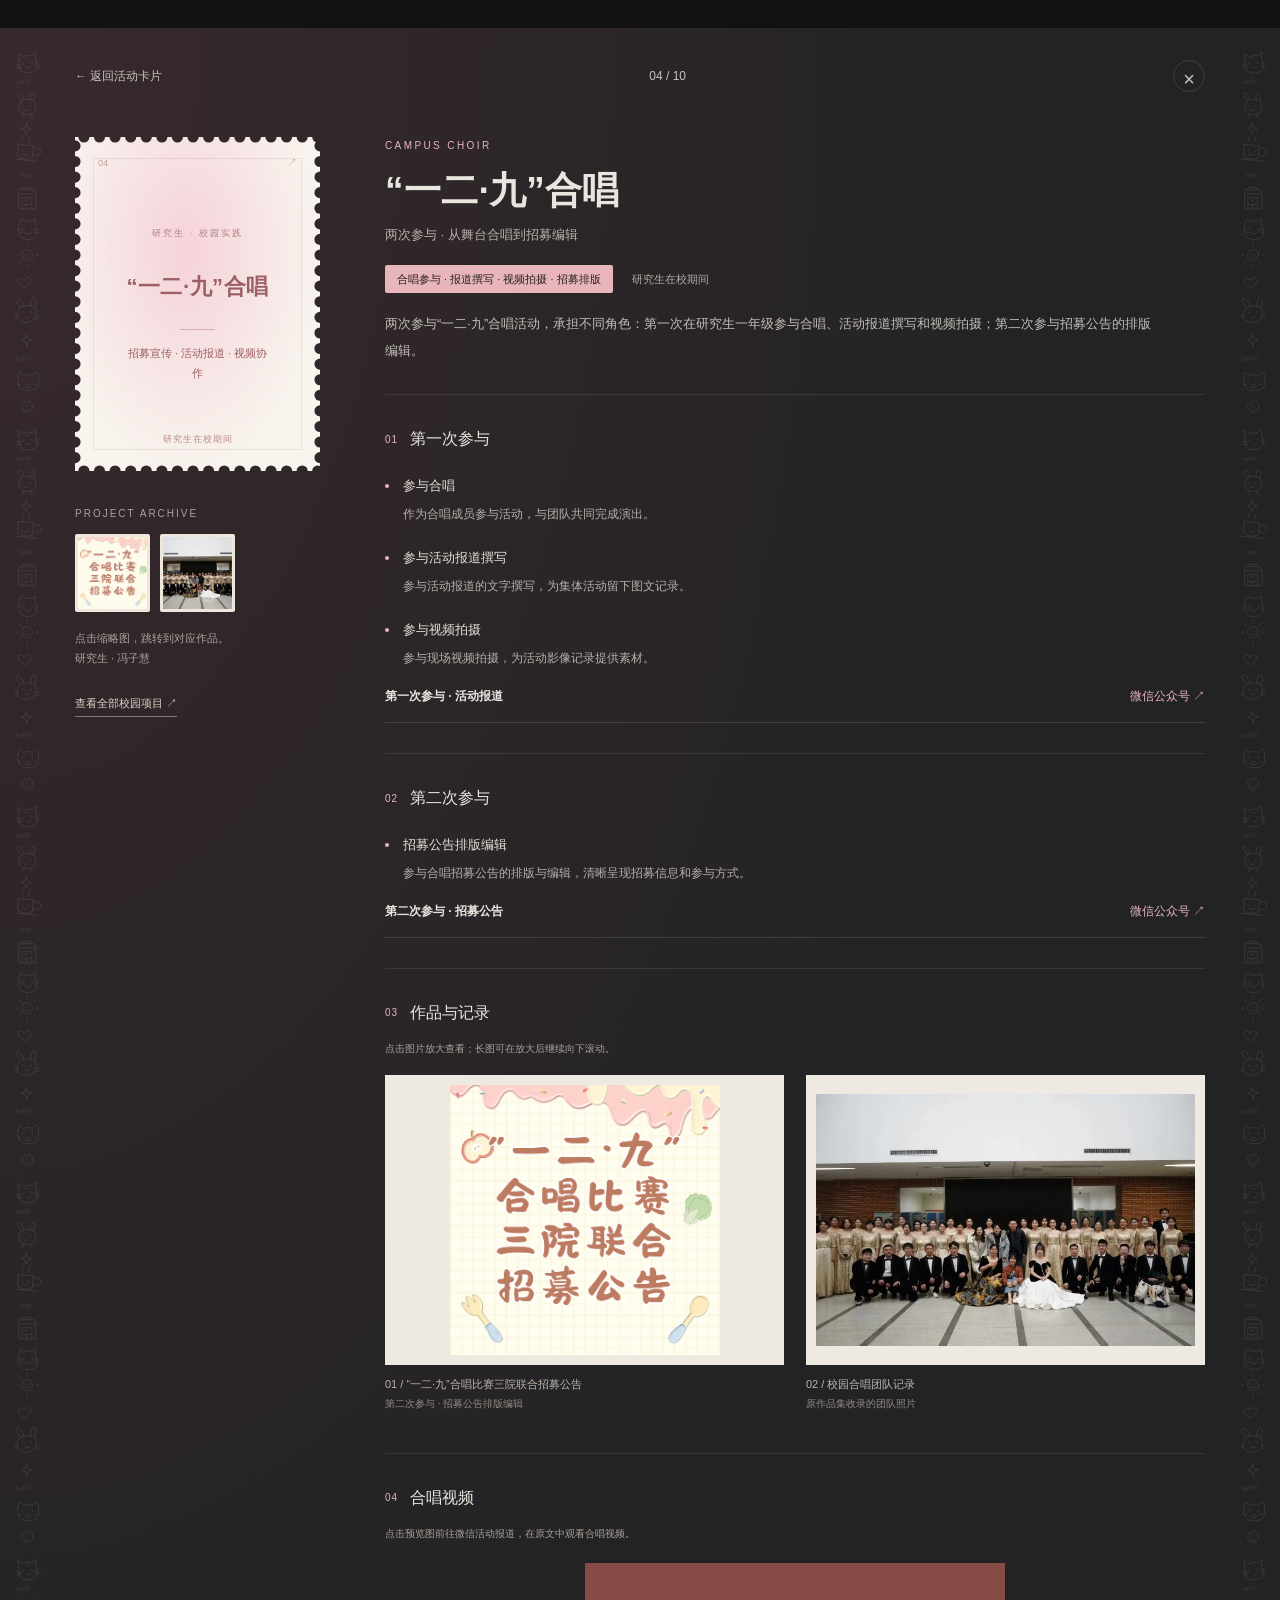
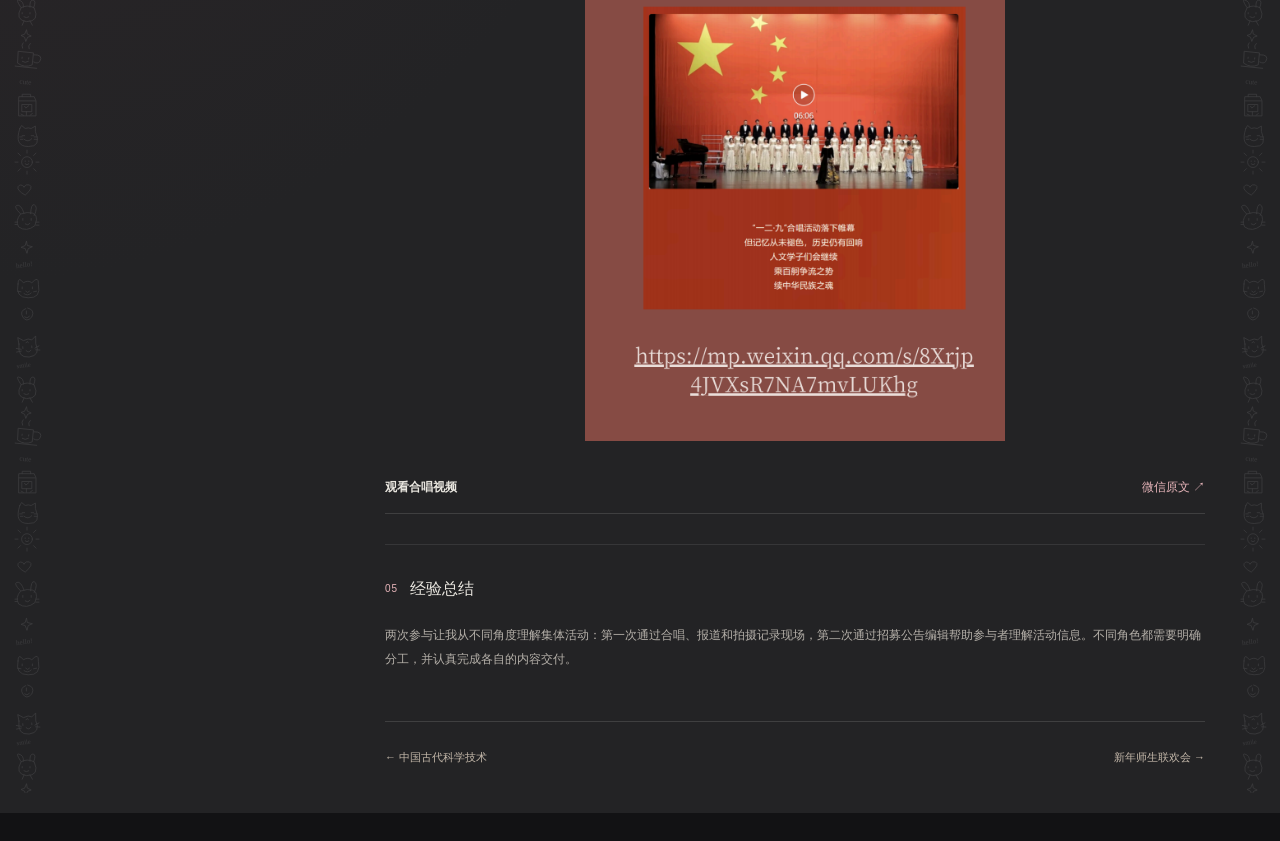
<file: projects/choir.html>
<!doctype html><html lang="zh-CN"><head><meta charset="utf-8"><meta name="viewport" content="width=device-width,initial-scale=1"><meta name="description" content="两次参与“一二·九”合唱活动，承担不同角色：第一次在研究生一年级参与合唱、活动报道撰写和视频拍摄；第二次参与招募公告的排版编辑。"><title>“一二·九”合唱 · 冯子慧作品集</title><link rel="stylesheet" href="../projects.css"><script defer src="../project-detail.js"></script></head><body class="project-body" style="--stamp-glow:#f5d2d9;--stamp-ink:#9c5f64;--accent:#e7b5ba;--detail-tint:#38292d"><main class="project-shell"><nav class="project-toolbar" aria-label="项目导航"><a href="../index.html#campus">← 返回活动卡片</a><span>04 / 10</span><a class="close-project" href="../index.html#campus" aria-label="关闭详情，返回活动卡片">×</a></nav><div class="project-layout"><aside class="project-sidebar" aria-label="项目封面与作品索引"><div class="stamp-face"><span class="stamp-number">04</span><span class="stamp-open" aria-hidden="true">↗</span><span class="stamp-stage">研究生 · 校园实践</span><h3>“一二·九”合唱</h3><span class="stamp-line"></span><p class="stamp-role">招募宣传 · 活动报道 · 视频协作</p><span class="stamp-year">研究生在校期间</span></div><p class="sidebar-label">PROJECT ARCHIVE</p><div class="project-thumbs"><a href="#work-1" aria-label="查看“一二·九”合唱比赛三院联合招募公告"><img src="../assets/projects/choir-call.png" alt="“一二·九”合唱比赛三院联合招募公告" loading="lazy"></a><a href="#work-2" aria-label="查看校园合唱团队记录"><img src="../assets/campus-team.webp" alt="校园合唱团队记录" loading="lazy"></a></div><p class="sidebar-note">点击缩略图，跳转到对应作品。<br>研究生 · 冯子慧</p><a class="sidebar-back" href="../index.html#campus">查看全部校园项目 ↗</a></aside><article class="project-content"><p class="project-eyebrow">CAMPUS CHOIR</p><h1>“一二·九”合唱</h1><p class="project-subtitle">两次参与 · 从舞台合唱到招募编辑</p><div class="project-meta"><span class="project-role">合唱参与 · 报道撰写 · 视频拍摄 · 招募排版</span><span class="project-date">研究生在校期间</span></div><p class="project-summary">两次参与“一二·九”合唱活动，承担不同角色：第一次在研究生一年级参与合唱、活动报道撰写和视频拍摄；第二次参与招募公告的排版编辑。</p><section class="project-block"><h2><span>01</span>第一次参与</h2><ul class="responsibility-list"><li><h3>参与合唱</h3><p>作为合唱成员参与活动，与团队共同完成演出。</p></li><li><h3>参与活动报道撰写</h3><p>参与活动报道的文字撰写，为集体活动留下图文记录。</p></li><li><h3>参与视频拍摄</h3><p>参与现场视频拍摄，为活动影像记录提供素材。</p></li></ul><a class="project-download" href="https://mp.weixin.qq.com/s/8Xrjp4JVXsR7NA7mvLUKhg" target="_blank" rel="noopener"><b>第一次参与 · 活动报道</b><span>微信公众号 ↗</span></a></section><section class="project-block"><h2><span>02</span>第二次参与</h2><ul class="responsibility-list"><li><h3>招募公告排版编辑</h3><p>参与合唱招募公告的排版与编辑，清晰呈现招募信息和参与方式。</p></li></ul><a class="project-download" href="https://mp.weixin.qq.com/s/djZMno6dju5ZmWZcf3ITdw" target="_blank" rel="noopener"><b>第二次参与 · 招募公告</b><span>微信公众号 ↗</span></a></section><section class="project-block"><h2><span>03</span>作品与记录</h2><p class="gallery-hint">点击图片放大查看；长图可在放大后继续向下滚动。</p><div class="project-gallery"><figure id="work-1"><a class="gallery-image" href="../assets/projects/choir-call.png" target="_blank" rel="noopener" aria-label="放大查看“一二·九”合唱比赛三院联合招募公告"><img src="../assets/projects/choir-call.png" alt="“一二·九”合唱比赛三院联合招募公告" loading="lazy"></a><figcaption>01 / “一二·九”合唱比赛三院联合招募公告<small>第二次参与 · 招募公告排版编辑</small></figcaption></figure><figure id="work-2"><a class="gallery-image" href="../assets/campus-team.webp" target="_blank" rel="noopener" aria-label="放大查看校园合唱团队记录"><img src="../assets/campus-team.webp" alt="校园合唱团队记录" loading="lazy"></a><figcaption>02 / 校园合唱团队记录<small>原作品集收录的团队照片</small></figcaption></figure></div></section><section class="project-block"><h2><span>04</span>合唱视频</h2><p class="gallery-hint">点击预览图前往微信活动报道，在原文中观看合唱视频。</p><a href="https://mp.weixin.qq.com/s/8Xrjp4JVXsR7NA7mvLUKhg" target="_blank" rel="noopener" aria-label="前往微信报道观看一二九合唱视频"><img src="../assets/project-updates/choir-video-preview.png" alt="一二九合唱视频预览，点击前往微信原文观看" loading="lazy" style="width:100%;max-width:420px;height:auto;margin:20px auto"></a><a class="project-download" href="https://mp.weixin.qq.com/s/8Xrjp4JVXsR7NA7mvLUKhg" target="_blank" rel="noopener"><b>观看合唱视频</b><span>微信原文 ↗</span></a></section><section class="project-block"><h2><span>05</span>经验总结</h2><p class="reflection-text">两次参与让我从不同角度理解集体活动：第一次通过合唱、报道和拍摄记录现场，第二次通过招募公告编辑帮助参与者理解活动信息。不同角色都需要明确分工，并认真完成各自的内容交付。</p></section><footer class="project-footer"><a href="ancient-science.html">← 中国古代科学技术</a><a href="newyear.html">新年师生联欢会 →</a></footer></article></div></main><dialog class="project-lightbox" aria-label="作品大图"><button aria-label="关闭大图">关闭 ×</button><img alt=""><p></p></dialog></body></html>
</file>
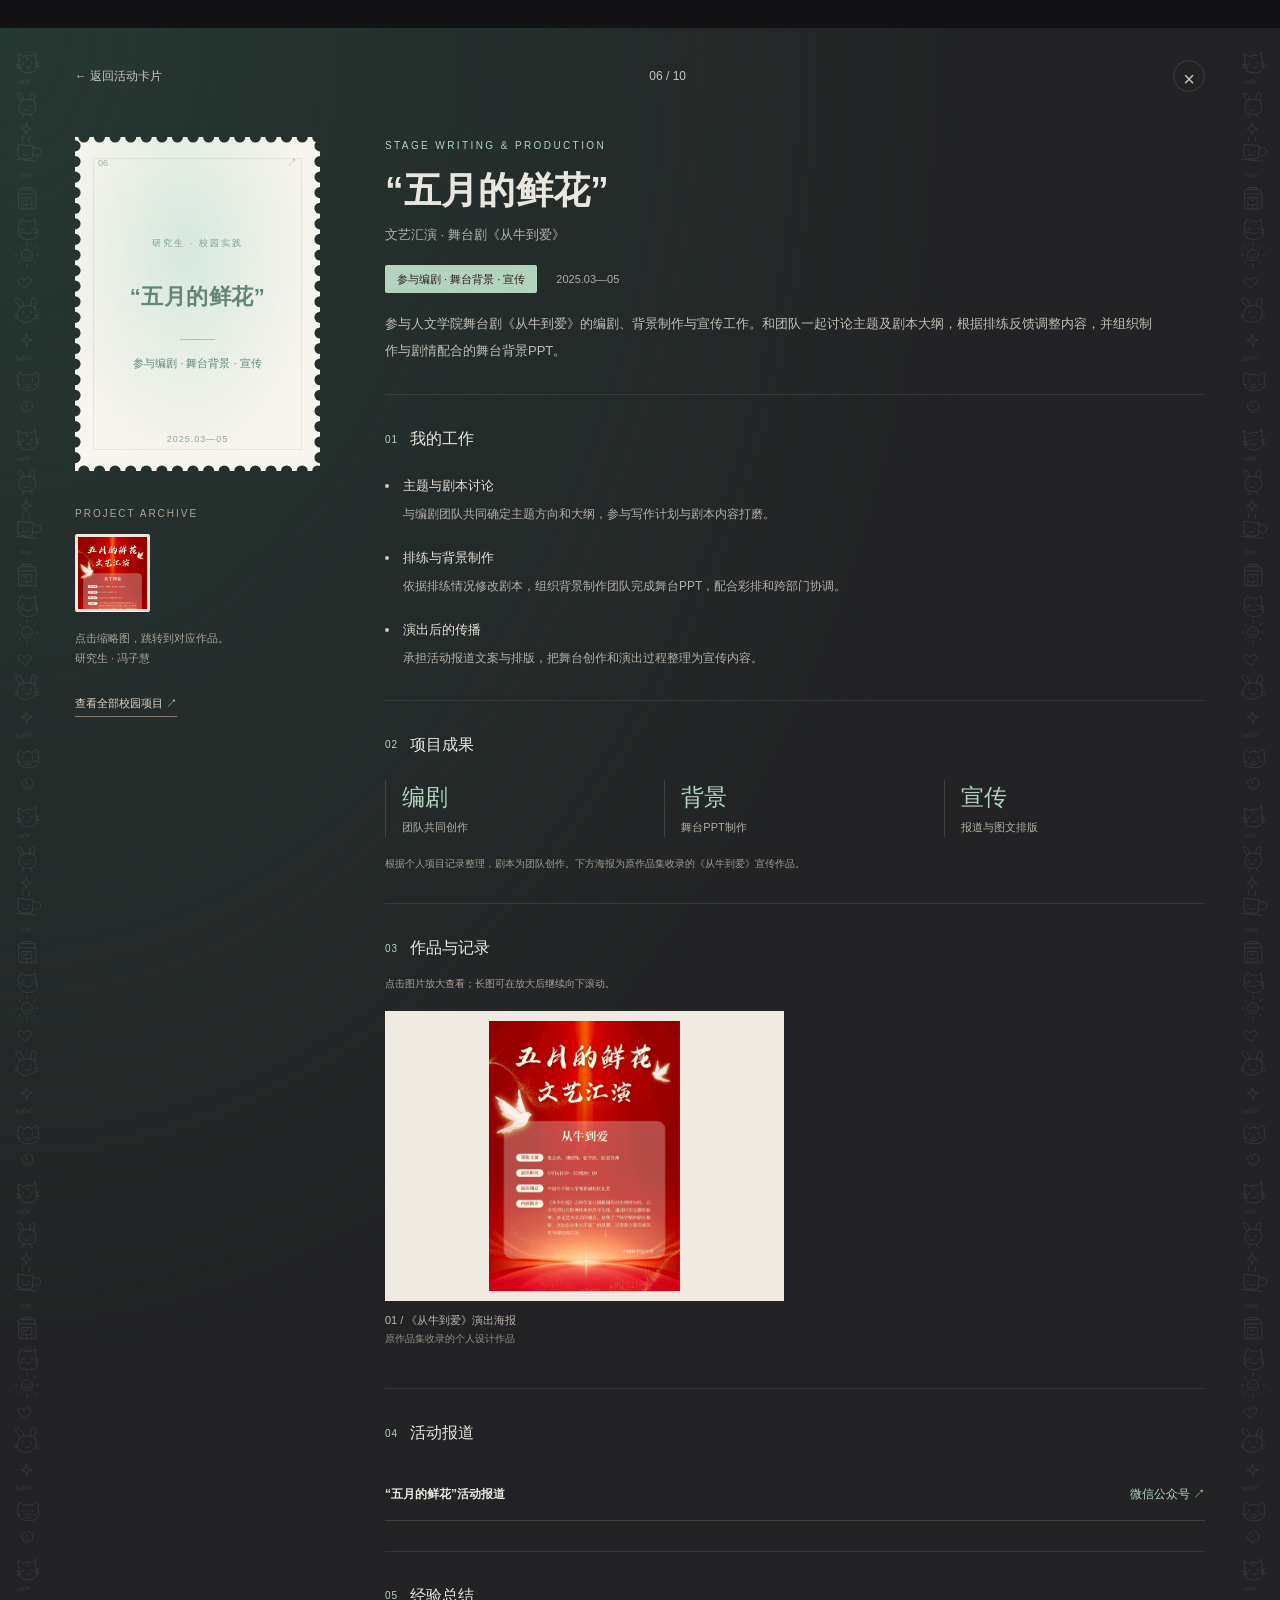
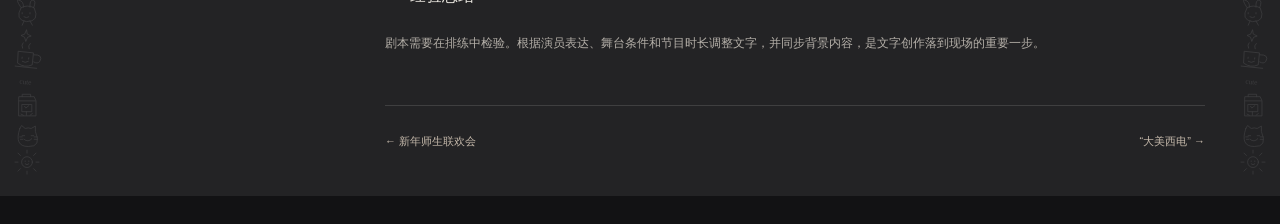
<file: projects/may-flowers.html>
<!doctype html><html lang="zh-CN"><head><meta charset="utf-8"><meta name="viewport" content="width=device-width,initial-scale=1"><meta name="description" content="参与人文学院舞台剧《从牛到爱》的编剧、背景制作与宣传工作。和团队一起讨论主题及剧本大纲，根据排练反馈调整内容，并组织制作与剧情配合的舞台背景PPT。"><title>“五月的鲜花” · 冯子慧作品集</title><link rel="stylesheet" href="../projects.css"><script defer src="../project-detail.js"></script></head><body class="project-body" style="--stamp-glow:#d7e9de;--stamp-ink:#628779;--accent:#b2d4bf;--detail-tint:#263832"><main class="project-shell"><nav class="project-toolbar" aria-label="项目导航"><a href="../index.html#campus">← 返回活动卡片</a><span>06 / 10</span><a class="close-project" href="../index.html#campus" aria-label="关闭详情，返回活动卡片">×</a></nav><div class="project-layout"><aside class="project-sidebar" aria-label="项目封面与作品索引"><div class="stamp-face"><span class="stamp-number">06</span><span class="stamp-open" aria-hidden="true">↗</span><span class="stamp-stage">研究生 · 校园实践</span><h3>“五月的鲜花”</h3><span class="stamp-line"></span><p class="stamp-role">参与编剧 · 舞台背景 · 宣传</p><span class="stamp-year">2025.03—05</span></div><p class="sidebar-label">PROJECT ARCHIVE</p><div class="project-thumbs"><a href="#work-1" aria-label="查看《从牛到爱》演出海报"><img src="../assets/projects/portfolio-design-0.png" alt="《从牛到爱》演出海报" loading="lazy"></a></div><p class="sidebar-note">点击缩略图，跳转到对应作品。<br>研究生 · 冯子慧</p><a class="sidebar-back" href="../index.html#campus">查看全部校园项目 ↗</a></aside><article class="project-content"><p class="project-eyebrow">STAGE WRITING &amp; PRODUCTION</p><h1>“五月的鲜花”</h1><p class="project-subtitle">文艺汇演 · 舞台剧《从牛到爱》</p><div class="project-meta"><span class="project-role">参与编剧 · 舞台背景 · 宣传</span><span class="project-date">2025.03—05</span></div><p class="project-summary">参与人文学院舞台剧《从牛到爱》的编剧、背景制作与宣传工作。和团队一起讨论主题及剧本大纲，根据排练反馈调整内容，并组织制作与剧情配合的舞台背景PPT。</p><section class="project-block"><h2><span>01</span>我的工作</h2><ul class="responsibility-list"><li><h3>主题与剧本讨论</h3><p>与编剧团队共同确定主题方向和大纲，参与写作计划与剧本内容打磨。</p></li><li><h3>排练与背景制作</h3><p>依据排练情况修改剧本，组织背景制作团队完成舞台PPT，配合彩排和跨部门协调。</p></li><li><h3>演出后的传播</h3><p>承担活动报道文案与排版，把舞台创作和演出过程整理为宣传内容。</p></li></ul></section><section class="project-block"><h2><span>02</span>项目成果</h2><div class="project-results"><div class="project-result"><strong>编剧</strong><p>团队共同创作</p></div><div class="project-result"><strong>背景</strong><p>舞台PPT制作</p></div><div class="project-result"><strong>宣传</strong><p>报道与图文排版</p></div></div><p class="project-evidence">根据个人项目记录整理，剧本为团队创作。下方海报为原作品集收录的《从牛到爱》宣传作品。</p></section><section class="project-block"><h2><span>03</span>作品与记录</h2><p class="gallery-hint">点击图片放大查看；长图可在放大后继续向下滚动。</p><div class="project-gallery"><figure id="work-1"><a class="gallery-image" href="../assets/projects/portfolio-design-0.png" target="_blank" rel="noopener" aria-label="放大查看《从牛到爱》演出海报"><img src="../assets/projects/portfolio-design-0.png" alt="《从牛到爱》演出海报" loading="lazy"></a><figcaption>01 / 《从牛到爱》演出海报<small>原作品集收录的个人设计作品</small></figcaption></figure></div></section><section class="project-block"><h2><span>04</span>活动报道</h2><a class="project-download" href="https://mp.weixin.qq.com/s/oapZgM4dC5aJJW17gfx_Mg" target="_blank" rel="noopener"><b>“五月的鲜花”活动报道</b><span>微信公众号 ↗</span></a></section><section class="project-block"><h2><span>05</span>经验总结</h2><p class="reflection-text">剧本需要在排练中检验。根据演员表达、舞台条件和节目时长调整文字，并同步背景内容，是文字创作落到现场的重要一步。</p></section><footer class="project-footer"><a href="newyear.html">← 新年师生联欢会</a><a href="xidian-photo.html">“大美西电” →</a></footer></article></div></main><dialog class="project-lightbox" aria-label="作品大图"><button aria-label="关闭大图">关闭 ×</button><img alt=""><p></p></dialog></body></html>
</file>
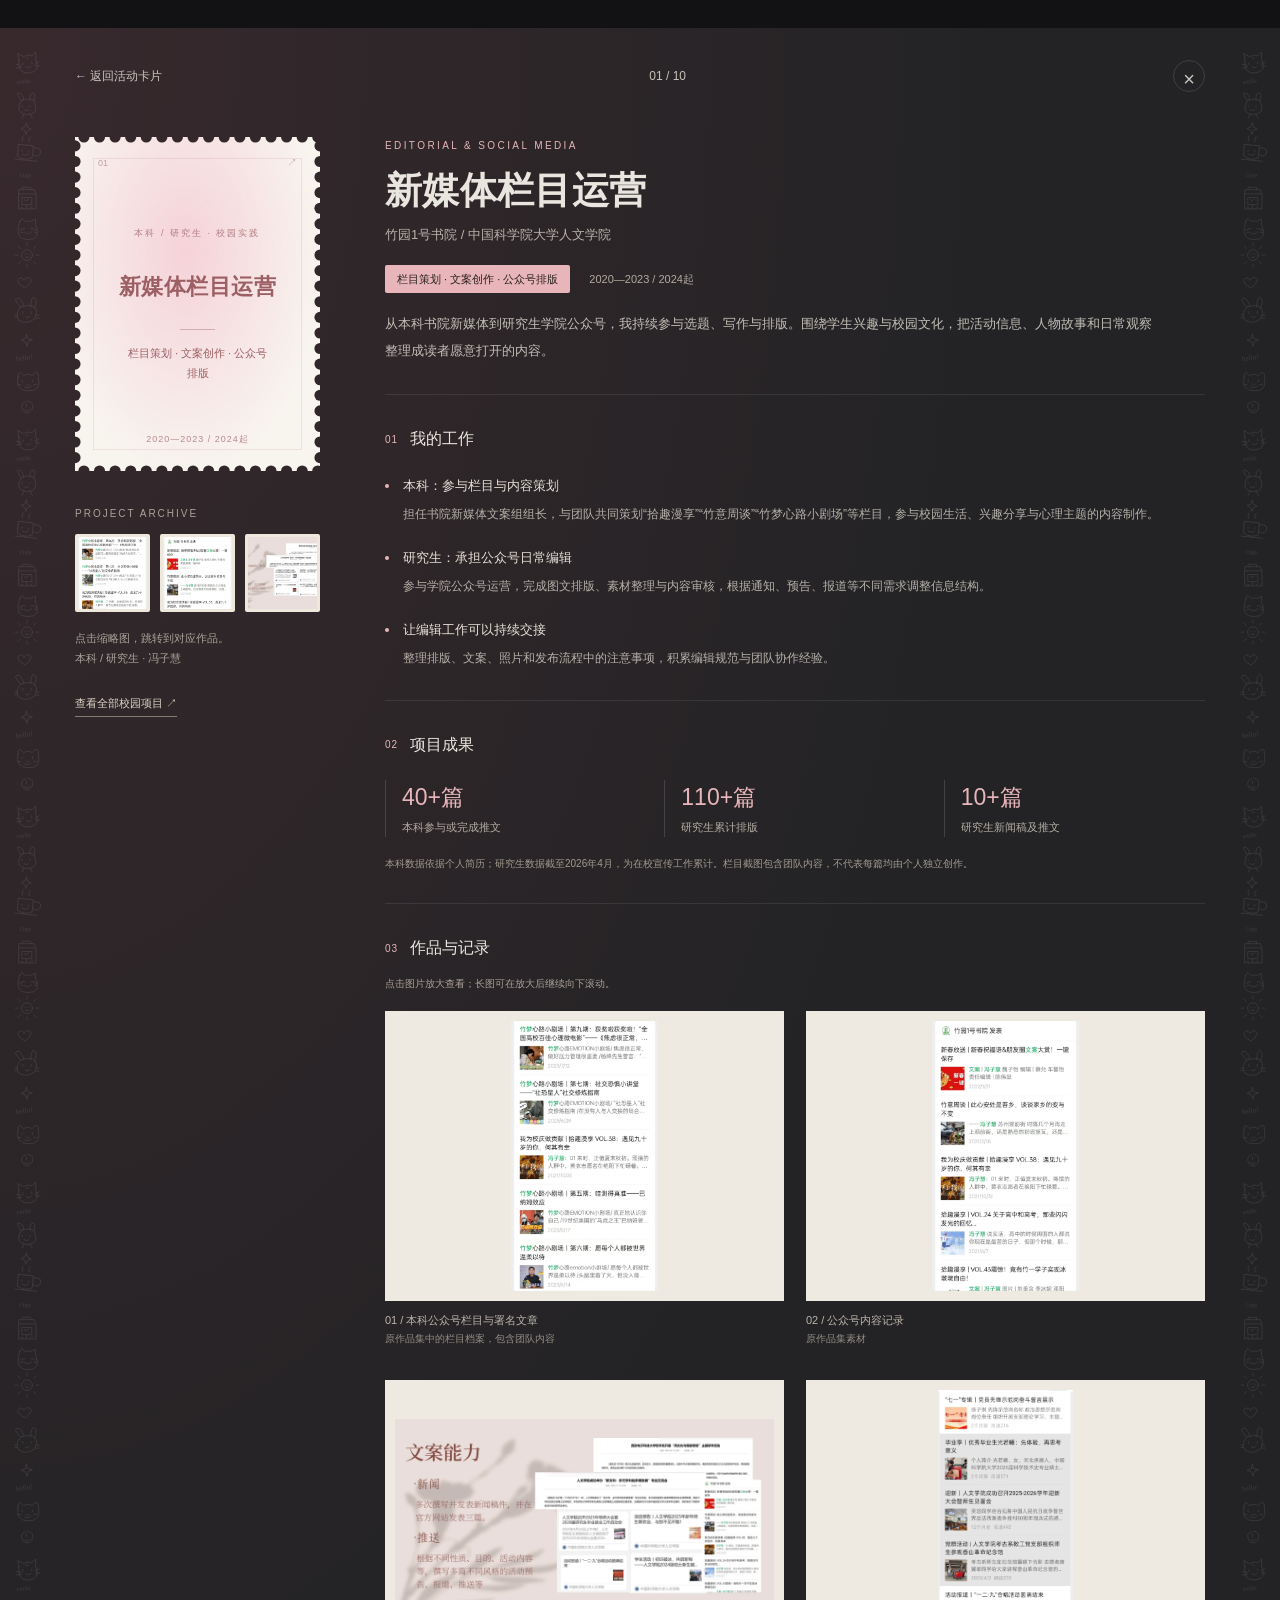
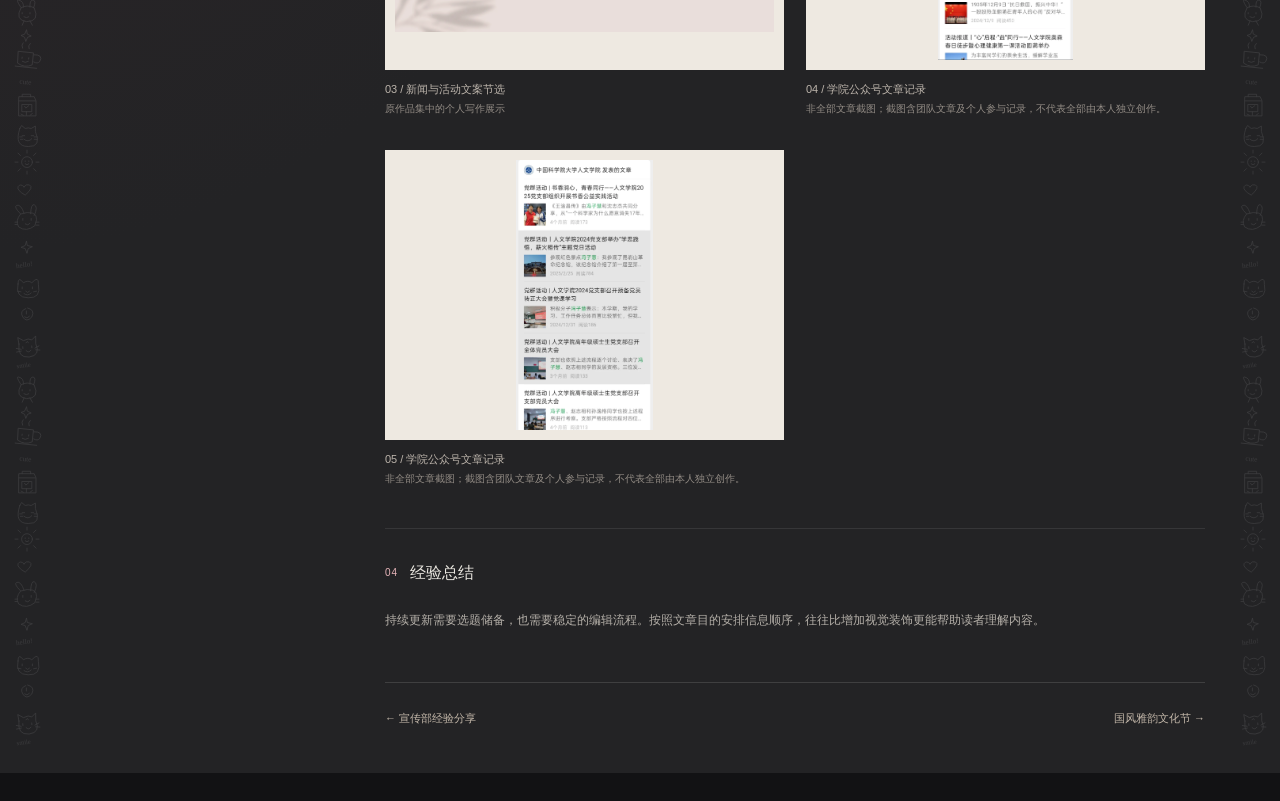
<file: projects/new-media.html>
<!doctype html><html lang="zh-CN"><head><meta charset="utf-8"><meta name="viewport" content="width=device-width,initial-scale=1"><meta name="description" content="从本科书院新媒体到研究生学院公众号，我持续参与选题、写作与排版。围绕学生兴趣与校园文化，把活动信息、人物故事和日常观察整理成读者愿意打开的内容。"><title>新媒体栏目运营 · 冯子慧作品集</title><link rel="stylesheet" href="../projects.css"><script defer src="../project-detail.js"></script></head><body class="project-body" style="--stamp-glow:#f5d2d9;--stamp-ink:#9c5f64;--accent:#e7b5ba;--detail-tint:#38292d"><main class="project-shell"><nav class="project-toolbar" aria-label="项目导航"><a href="../index.html#campus">← 返回活动卡片</a><span>01 / 10</span><a class="close-project" href="../index.html#campus" aria-label="关闭详情，返回活动卡片">×</a></nav><div class="project-layout"><aside class="project-sidebar" aria-label="项目封面与作品索引"><div class="stamp-face"><span class="stamp-number">01</span><span class="stamp-open" aria-hidden="true">↗</span><span class="stamp-stage">本科 / 研究生 · 校园实践</span><h3>新媒体栏目运营</h3><span class="stamp-line"></span><p class="stamp-role">栏目策划 · 文案创作 · 公众号排版</p><span class="stamp-year">2020—2023 / 2024起</span></div><p class="sidebar-label">PROJECT ARCHIVE</p><div class="project-thumbs"><a href="#work-1" aria-label="查看本科公众号栏目与署名文章"><img src="../assets/social-feed.webp" alt="本科公众号栏目与署名文章" loading="lazy"></a><a href="#work-2" aria-label="查看公众号内容记录"><img src="../assets/social-feed-2.webp" alt="公众号内容记录" loading="lazy"></a><a href="#work-3" aria-label="查看新闻与活动文案节选"><img src="../assets/writing.webp" alt="新闻与活动文案节选" loading="lazy"></a></div><p class="sidebar-note">点击缩略图，跳转到对应作品。<br>本科 / 研究生 · 冯子慧</p><a class="sidebar-back" href="../index.html#campus">查看全部校园项目 ↗</a></aside><article class="project-content"><p class="project-eyebrow">EDITORIAL &amp; SOCIAL MEDIA</p><h1>新媒体栏目运营</h1><p class="project-subtitle">竹园1号书院 / 中国科学院大学人文学院</p><div class="project-meta"><span class="project-role">栏目策划 · 文案创作 · 公众号排版</span><span class="project-date">2020—2023 / 2024起</span></div><p class="project-summary">从本科书院新媒体到研究生学院公众号，我持续参与选题、写作与排版。围绕学生兴趣与校园文化，把活动信息、人物故事和日常观察整理成读者愿意打开的内容。</p><section class="project-block"><h2><span>01</span>我的工作</h2><ul class="responsibility-list"><li><h3>本科：参与栏目与内容策划</h3><p>担任书院新媒体文案组组长，与团队共同策划“拾趣漫享”“竹意周谈”“竹梦心路小剧场”等栏目，参与校园生活、兴趣分享与心理主题的内容制作。</p></li><li><h3>研究生：承担公众号日常编辑</h3><p>参与学院公众号运营，完成图文排版、素材整理与内容审核，根据通知、预告、报道等不同需求调整信息结构。</p></li><li><h3>让编辑工作可以持续交接</h3><p>整理排版、文案、照片和发布流程中的注意事项，积累编辑规范与团队协作经验。</p></li></ul></section><section class="project-block"><h2><span>02</span>项目成果</h2><div class="project-results"><div class="project-result"><strong>40+篇</strong><p>本科参与或完成推文</p></div><div class="project-result"><strong>110+篇</strong><p>研究生累计排版</p></div><div class="project-result"><strong>10+篇</strong><p>研究生新闻稿及推文</p></div></div><p class="project-evidence">本科数据依据个人简历；研究生数据截至2026年4月，为在校宣传工作累计。栏目截图包含团队内容，不代表每篇均由个人独立创作。</p></section><section class="project-block"><h2><span>03</span>作品与记录</h2><p class="gallery-hint">点击图片放大查看；长图可在放大后继续向下滚动。</p><div class="project-gallery"><figure id="work-1"><a class="gallery-image" href="../assets/social-feed.webp" target="_blank" rel="noopener" aria-label="放大查看本科公众号栏目与署名文章"><img src="../assets/social-feed.webp" alt="本科公众号栏目与署名文章" loading="lazy"></a><figcaption>01 / 本科公众号栏目与署名文章<small>原作品集中的栏目档案，包含团队内容</small></figcaption></figure><figure id="work-2"><a class="gallery-image" href="../assets/social-feed-2.webp" target="_blank" rel="noopener" aria-label="放大查看公众号内容记录"><img src="../assets/social-feed-2.webp" alt="公众号内容记录" loading="lazy"></a><figcaption>02 / 公众号内容记录<small>原作品集素材</small></figcaption></figure><figure id="work-3"><a class="gallery-image" href="../assets/writing.webp" target="_blank" rel="noopener" aria-label="放大查看新闻与活动文案节选"><img src="../assets/writing.webp" alt="新闻与活动文案节选" loading="lazy"></a><figcaption>03 / 新闻与活动文案节选<small>原作品集中的个人写作展示</small></figcaption></figure><figure id="work-4"><a class="gallery-image" href="../assets/project-updates/articles-4.webp" target="_blank" rel="noopener" aria-label="放大查看04 / 学院公众号文章记录"><img src="../assets/project-updates/articles-4.webp" alt="04 / 学院公众号文章记录" loading="lazy"></a><figcaption>04 / 学院公众号文章记录<small>非全部文章截图；截图含团队文章及个人参与记录，不代表全部由本人独立创作。</small></figcaption></figure><figure id="work-5"><a class="gallery-image" href="../assets/project-updates/articles-5.webp" target="_blank" rel="noopener" aria-label="放大查看05 / 学院公众号文章记录"><img src="../assets/project-updates/articles-5.webp" alt="05 / 学院公众号文章记录" loading="lazy"></a><figcaption>05 / 学院公众号文章记录<small>非全部文章截图；截图含团队文章及个人参与记录，不代表全部由本人独立创作。</small></figcaption></figure></div></section><section class="project-block"><h2><span>04</span>经验总结</h2><p class="reflection-text">持续更新需要选题储备，也需要稳定的编辑流程。按照文章目的安排信息顺序，往往比增加视觉装饰更能帮助读者理解内容。</p></section><footer class="project-footer"><a href="team-sharing.html">← 宣传部经验分享</a><a href="guofeng.html">国风雅韵文化节 →</a></footer></article></div></main><dialog class="project-lightbox" aria-label="作品大图"><button aria-label="关闭大图">关闭 ×</button><img alt=""><p></p></dialog></body></html>
</file>
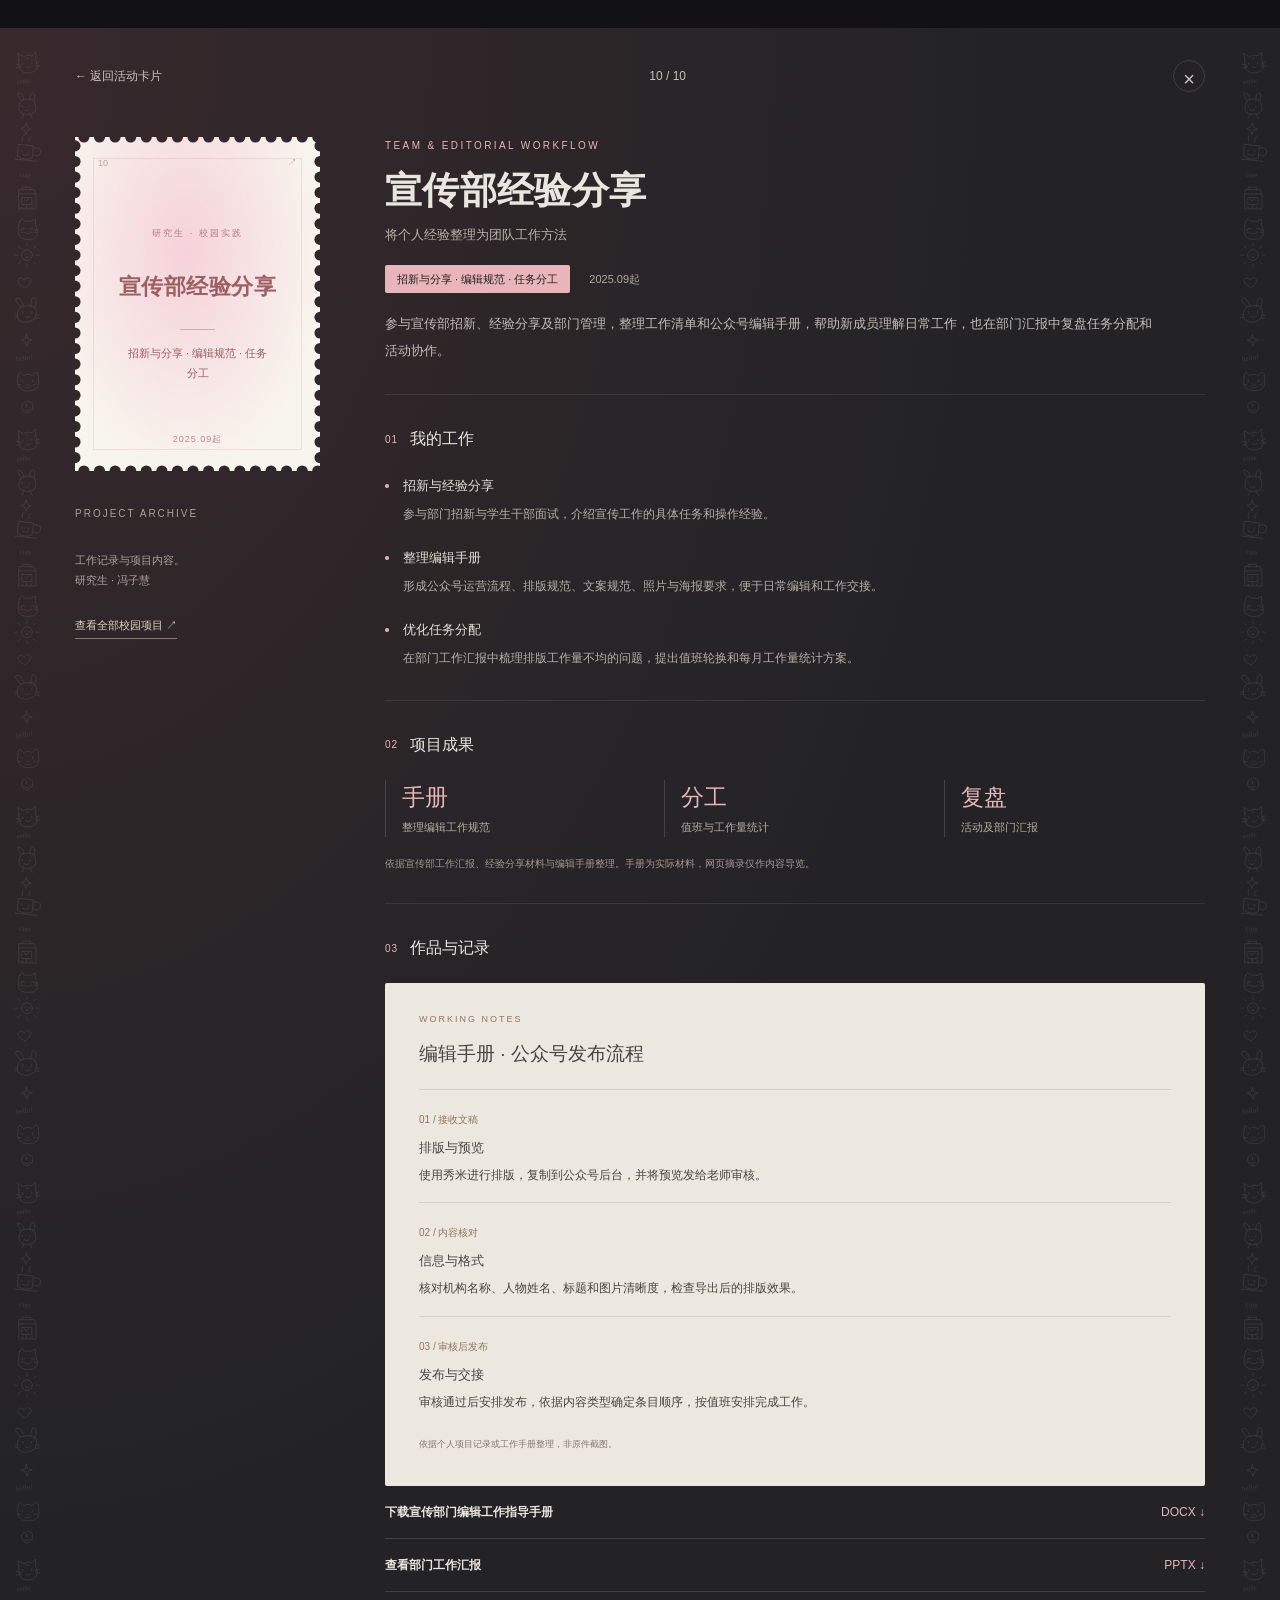
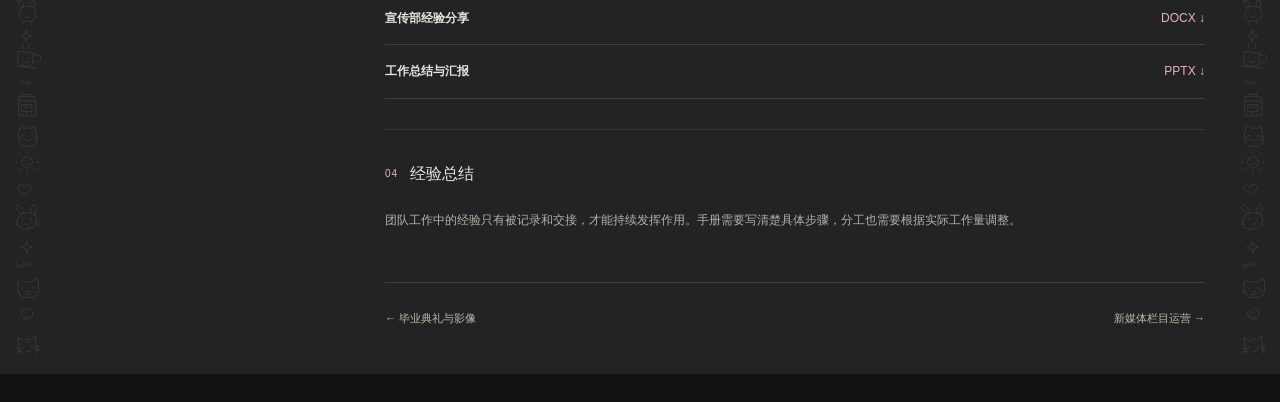
<file: projects/team-sharing.html>
<!doctype html><html lang="zh-CN"><head><meta charset="utf-8"><meta name="viewport" content="width=device-width,initial-scale=1"><meta name="description" content="参与宣传部招新、经验分享及部门管理，整理工作清单和公众号编辑手册，帮助新成员理解日常工作，也在部门汇报中复盘任务分配和活动协作。"><title>宣传部经验分享 · 冯子慧作品集</title><link rel="stylesheet" href="../projects.css"><script defer src="../project-detail.js"></script></head><body class="project-body" style="--stamp-glow:#f5d2d9;--stamp-ink:#9c5f64;--accent:#e7b5ba;--detail-tint:#38292d"><main class="project-shell"><nav class="project-toolbar" aria-label="项目导航"><a href="../index.html#campus">← 返回活动卡片</a><span>10 / 10</span><a class="close-project" href="../index.html#campus" aria-label="关闭详情，返回活动卡片">×</a></nav><div class="project-layout"><aside class="project-sidebar" aria-label="项目封面与作品索引"><div class="stamp-face"><span class="stamp-number">10</span><span class="stamp-open" aria-hidden="true">↗</span><span class="stamp-stage">研究生 · 校园实践</span><h3>宣传部经验分享</h3><span class="stamp-line"></span><p class="stamp-role">招新与分享 · 编辑规范 · 任务分工</p><span class="stamp-year">2025.09起</span></div><p class="sidebar-label">PROJECT ARCHIVE</p><div class="project-thumbs"></div><p class="sidebar-note">工作记录与项目内容。<br>研究生 · 冯子慧</p><a class="sidebar-back" href="../index.html#campus">查看全部校园项目 ↗</a></aside><article class="project-content"><p class="project-eyebrow">TEAM &amp; EDITORIAL WORKFLOW</p><h1>宣传部经验分享</h1><p class="project-subtitle">将个人经验整理为团队工作方法</p><div class="project-meta"><span class="project-role">招新与分享 · 编辑规范 · 任务分工</span><span class="project-date">2025.09起</span></div><p class="project-summary">参与宣传部招新、经验分享及部门管理，整理工作清单和公众号编辑手册，帮助新成员理解日常工作，也在部门汇报中复盘任务分配和活动协作。</p><section class="project-block"><h2><span>01</span>我的工作</h2><ul class="responsibility-list"><li><h3>招新与经验分享</h3><p>参与部门招新与学生干部面试，介绍宣传工作的具体任务和操作经验。</p></li><li><h3>整理编辑手册</h3><p>形成公众号运营流程、排版规范、文案规范、照片与海报要求，便于日常编辑和工作交接。</p></li><li><h3>优化任务分配</h3><p>在部门工作汇报中梳理排版工作量不均的问题，提出值班轮换和每月工作量统计方案。</p></li></ul></section><section class="project-block"><h2><span>02</span>项目成果</h2><div class="project-results"><div class="project-result"><strong>手册</strong><p>整理编辑工作规范</p></div><div class="project-result"><strong>分工</strong><p>值班与工作量统计</p></div><div class="project-result"><strong>复盘</strong><p>活动及部门汇报</p></div></div><p class="project-evidence">依据宣传部工作汇报、经验分享材料与编辑手册整理。手册为实际材料，网页摘录仅作内容导览。</p></section><section class="project-block"><h2><span>03</span>作品与记录</h2><div class="project-document"><p class="document-eyebrow">WORKING NOTES</p><h3>编辑手册 · 公众号发布流程</h3><div class="document-row"><span>01 / 接收文稿</span><h4>排版与预览</h4><p>使用秀米进行排版，复制到公众号后台，并将预览发给老师审核。</p></div><div class="document-row"><span>02 / 内容核对</span><h4>信息与格式</h4><p>核对机构名称、人物姓名、标题和图片清晰度，检查导出后的排版效果。</p></div><div class="document-row"><span>03 / 审核后发布</span><h4>发布与交接</h4><p>审核通过后安排发布，依据内容类型确定条目顺序，按值班安排完成工作。</p></div><small>依据个人项目记录或工作手册整理，非原件截图。</small></div><a class="project-download" href="../assets/projects/editor-manual.docx" download><b>下载宣传部门编辑工作指导手册</b><span>DOCX ↓</span></a><a class="project-download" href="../assets/projects/team-review.pptx" download><b>查看部门工作汇报</b><span>PPTX ↓</span></a><a class="project-download" href="../assets/projects/team-experience-sharing.docx" download="宣传部经验分享.docx"><b>宣传部经验分享</b><span>DOCX ↓</span></a><a class="project-download" href="../assets/projects/work-summary-report.pptx" download="工作总结与汇报.pptx"><b>工作总结与汇报</b><span>PPTX ↓</span></a></section><section class="project-block"><h2><span>04</span>经验总结</h2><p class="reflection-text">团队工作中的经验只有被记录和交接，才能持续发挥作用。手册需要写清楚具体步骤，分工也需要根据实际工作量调整。</p></section><footer class="project-footer"><a href="graduation.html">← 毕业典礼与影像</a><a href="new-media.html">新媒体栏目运营 →</a></footer></article></div></main><dialog class="project-lightbox" aria-label="作品大图"><button aria-label="关闭大图">关闭 ×</button><img alt=""><p></p></dialog></body></html>
</file>
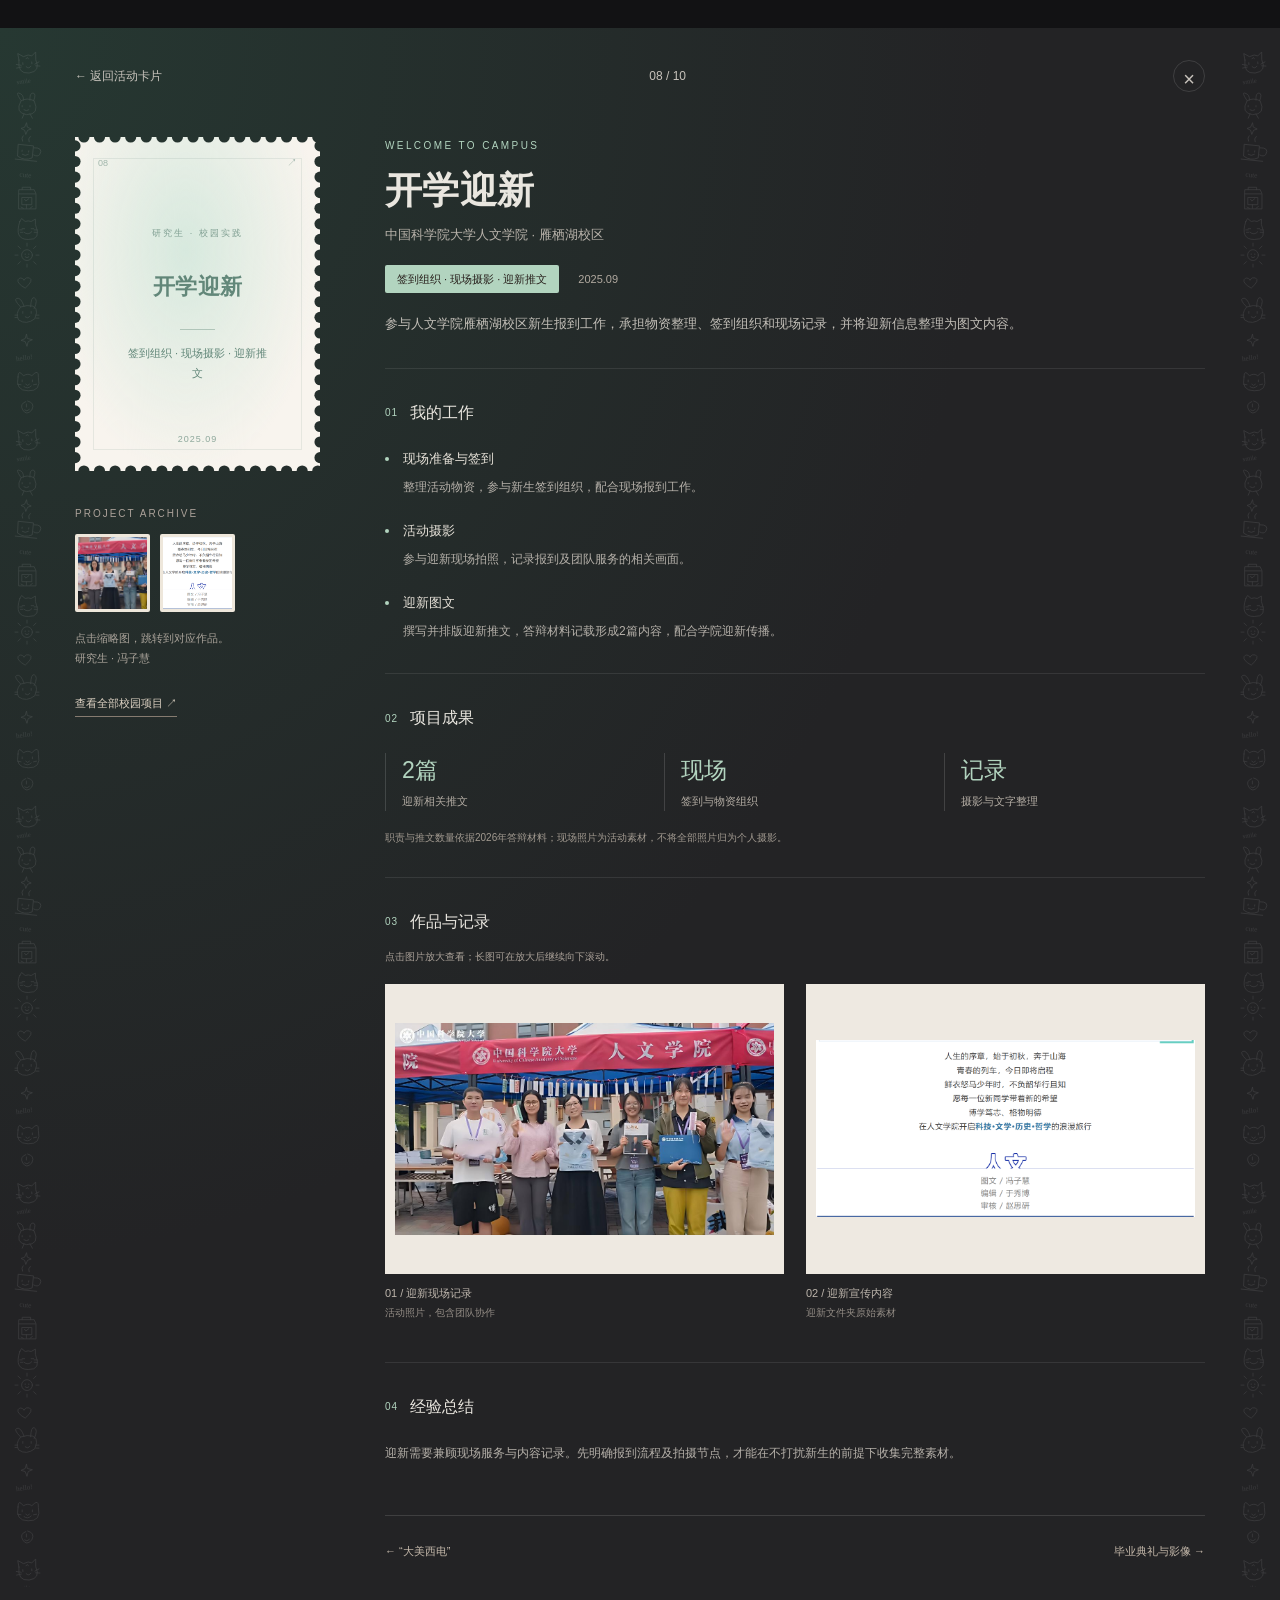
<file: projects/welcome.html>
<!doctype html><html lang="zh-CN"><head><meta charset="utf-8"><meta name="viewport" content="width=device-width,initial-scale=1"><meta name="description" content="参与人文学院雁栖湖校区新生报到工作，承担物资整理、签到组织和现场记录，并将迎新信息整理为图文内容。"><title>开学迎新 · 冯子慧作品集</title><link rel="stylesheet" href="../projects.css"><script defer src="../project-detail.js"></script></head><body class="project-body" style="--stamp-glow:#d7e9de;--stamp-ink:#628779;--accent:#b2d4bf;--detail-tint:#263832"><main class="project-shell"><nav class="project-toolbar" aria-label="项目导航"><a href="../index.html#campus">← 返回活动卡片</a><span>08 / 10</span><a class="close-project" href="../index.html#campus" aria-label="关闭详情，返回活动卡片">×</a></nav><div class="project-layout"><aside class="project-sidebar" aria-label="项目封面与作品索引"><div class="stamp-face"><span class="stamp-number">08</span><span class="stamp-open" aria-hidden="true">↗</span><span class="stamp-stage">研究生 · 校园实践</span><h3>开学迎新</h3><span class="stamp-line"></span><p class="stamp-role">签到组织 · 现场摄影 · 迎新推文</p><span class="stamp-year">2025.09</span></div><p class="sidebar-label">PROJECT ARCHIVE</p><div class="project-thumbs"><a href="#work-1" aria-label="查看迎新现场记录"><img src="../assets/projects/welcome.jpg" alt="迎新现场记录" loading="lazy"></a><a href="#work-2" aria-label="查看迎新宣传内容"><img src="../assets/projects/welcome-post.png" alt="迎新宣传内容" loading="lazy"></a></div><p class="sidebar-note">点击缩略图，跳转到对应作品。<br>研究生 · 冯子慧</p><a class="sidebar-back" href="../index.html#campus">查看全部校园项目 ↗</a></aside><article class="project-content"><p class="project-eyebrow">WELCOME TO CAMPUS</p><h1>开学迎新</h1><p class="project-subtitle">中国科学院大学人文学院 · 雁栖湖校区</p><div class="project-meta"><span class="project-role">签到组织 · 现场摄影 · 迎新推文</span><span class="project-date">2025.09</span></div><p class="project-summary">参与人文学院雁栖湖校区新生报到工作，承担物资整理、签到组织和现场记录，并将迎新信息整理为图文内容。</p><section class="project-block"><h2><span>01</span>我的工作</h2><ul class="responsibility-list"><li><h3>现场准备与签到</h3><p>整理活动物资，参与新生签到组织，配合现场报到工作。</p></li><li><h3>活动摄影</h3><p>参与迎新现场拍照，记录报到及团队服务的相关画面。</p></li><li><h3>迎新图文</h3><p>撰写并排版迎新推文，答辩材料记载形成2篇内容，配合学院迎新传播。</p></li></ul></section><section class="project-block"><h2><span>02</span>项目成果</h2><div class="project-results"><div class="project-result"><strong>2篇</strong><p>迎新相关推文</p></div><div class="project-result"><strong>现场</strong><p>签到与物资组织</p></div><div class="project-result"><strong>记录</strong><p>摄影与文字整理</p></div></div><p class="project-evidence">职责与推文数量依据2026年答辩材料；现场照片为活动素材，不将全部照片归为个人摄影。</p></section><section class="project-block"><h2><span>03</span>作品与记录</h2><p class="gallery-hint">点击图片放大查看；长图可在放大后继续向下滚动。</p><div class="project-gallery"><figure id="work-1"><a class="gallery-image" href="../assets/projects/welcome.jpg" target="_blank" rel="noopener" aria-label="放大查看迎新现场记录"><img src="../assets/projects/welcome.jpg" alt="迎新现场记录" loading="lazy"></a><figcaption>01 / 迎新现场记录<small>活动照片，包含团队协作</small></figcaption></figure><figure id="work-2"><a class="gallery-image" href="../assets/projects/welcome-post.png" target="_blank" rel="noopener" aria-label="放大查看迎新宣传内容"><img src="../assets/projects/welcome-post.png" alt="迎新宣传内容" loading="lazy"></a><figcaption>02 / 迎新宣传内容<small>迎新文件夹原始素材</small></figcaption></figure></div></section><section class="project-block"><h2><span>04</span>经验总结</h2><p class="reflection-text">迎新需要兼顾现场服务与内容记录。先明确报到流程及拍摄节点，才能在不打扰新生的前提下收集完整素材。</p></section><footer class="project-footer"><a href="xidian-photo.html">← “大美西电”</a><a href="graduation.html">毕业典礼与影像 →</a></footer></article></div></main><dialog class="project-lightbox" aria-label="作品大图"><button aria-label="关闭大图">关闭 ×</button><img alt=""><p></p></dialog></body></html>
</file>
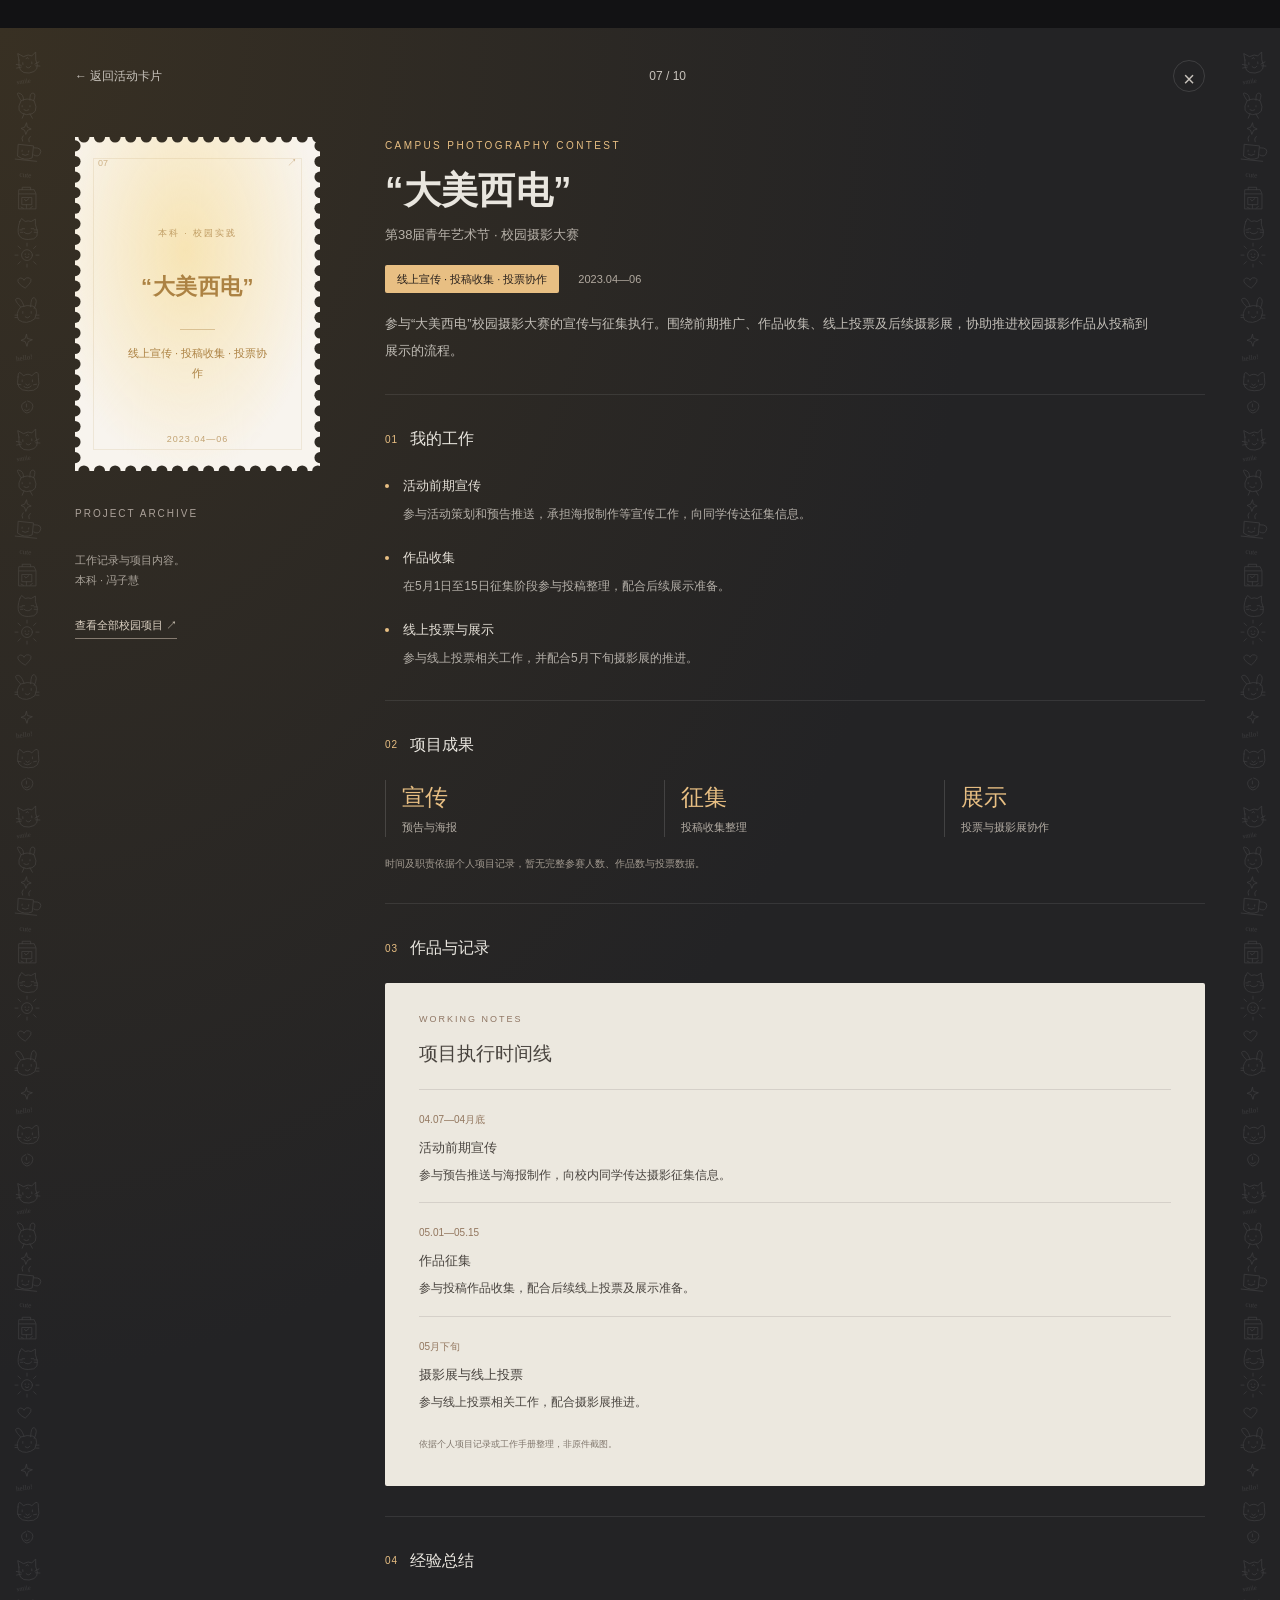
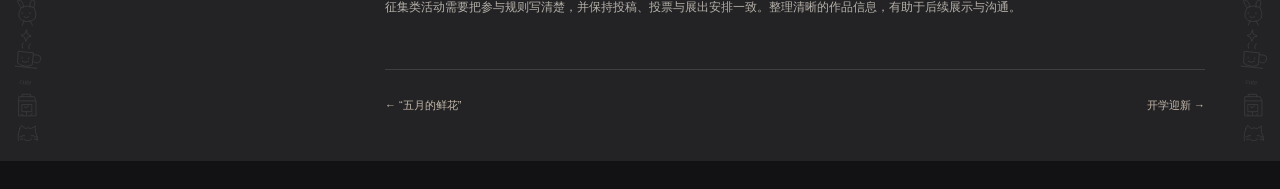
<file: projects/xidian-photo.html>
<!doctype html><html lang="zh-CN"><head><meta charset="utf-8"><meta name="viewport" content="width=device-width,initial-scale=1"><meta name="description" content="参与“大美西电”校园摄影大赛的宣传与征集执行。围绕前期推广、作品收集、线上投票及后续摄影展，协助推进校园摄影作品从投稿到展示的流程。"><title>“大美西电” · 冯子慧作品集</title><link rel="stylesheet" href="../projects.css"><script defer src="../project-detail.js"></script></head><body class="project-body" style="--stamp-glow:#f7e4b4;--stamp-ink:#ac8243;--accent:#e8bf83;--detail-tint:#383023"><main class="project-shell"><nav class="project-toolbar" aria-label="项目导航"><a href="../index.html#campus">← 返回活动卡片</a><span>07 / 10</span><a class="close-project" href="../index.html#campus" aria-label="关闭详情，返回活动卡片">×</a></nav><div class="project-layout"><aside class="project-sidebar" aria-label="项目封面与作品索引"><div class="stamp-face"><span class="stamp-number">07</span><span class="stamp-open" aria-hidden="true">↗</span><span class="stamp-stage">本科 · 校园实践</span><h3>“大美西电”</h3><span class="stamp-line"></span><p class="stamp-role">线上宣传 · 投稿收集 · 投票协作</p><span class="stamp-year">2023.04—06</span></div><p class="sidebar-label">PROJECT ARCHIVE</p><div class="project-thumbs"></div><p class="sidebar-note">工作记录与项目内容。<br>本科 · 冯子慧</p><a class="sidebar-back" href="../index.html#campus">查看全部校园项目 ↗</a></aside><article class="project-content"><p class="project-eyebrow">CAMPUS PHOTOGRAPHY CONTEST</p><h1>“大美西电”</h1><p class="project-subtitle">第38届青年艺术节 · 校园摄影大赛</p><div class="project-meta"><span class="project-role">线上宣传 · 投稿收集 · 投票协作</span><span class="project-date">2023.04—06</span></div><p class="project-summary">参与“大美西电”校园摄影大赛的宣传与征集执行。围绕前期推广、作品收集、线上投票及后续摄影展，协助推进校园摄影作品从投稿到展示的流程。</p><section class="project-block"><h2><span>01</span>我的工作</h2><ul class="responsibility-list"><li><h3>活动前期宣传</h3><p>参与活动策划和预告推送，承担海报制作等宣传工作，向同学传达征集信息。</p></li><li><h3>作品收集</h3><p>在5月1日至15日征集阶段参与投稿整理，配合后续展示准备。</p></li><li><h3>线上投票与展示</h3><p>参与线上投票相关工作，并配合5月下旬摄影展的推进。</p></li></ul></section><section class="project-block"><h2><span>02</span>项目成果</h2><div class="project-results"><div class="project-result"><strong>宣传</strong><p>预告与海报</p></div><div class="project-result"><strong>征集</strong><p>投稿收集整理</p></div><div class="project-result"><strong>展示</strong><p>投票与摄影展协作</p></div></div><p class="project-evidence">时间及职责依据个人项目记录，暂无完整参赛人数、作品数与投票数据。</p></section><section class="project-block"><h2><span>03</span>作品与记录</h2><div class="project-document"><p class="document-eyebrow">WORKING NOTES</p><h3>项目执行时间线</h3><div class="document-row"><span>04.07—04月底</span><h4>活动前期宣传</h4><p>参与预告推送与海报制作，向校内同学传达摄影征集信息。</p></div><div class="document-row"><span>05.01—05.15</span><h4>作品征集</h4><p>参与投稿作品收集，配合后续线上投票及展示准备。</p></div><div class="document-row"><span>05月下旬</span><h4>摄影展与线上投票</h4><p>参与线上投票相关工作，配合摄影展推进。</p></div><small>依据个人项目记录或工作手册整理，非原件截图。</small></div></section><section class="project-block"><h2><span>04</span>经验总结</h2><p class="reflection-text">征集类活动需要把参与规则写清楚，并保持投稿、投票与展出安排一致。整理清晰的作品信息，有助于后续展示与沟通。</p></section><footer class="project-footer"><a href="may-flowers.html">← “五月的鲜花”</a><a href="welcome.html">开学迎新 →</a></footer></article></div></main><dialog class="project-lightbox" aria-label="作品大图"><button aria-label="关闭大图">关闭 ×</button><img alt=""><p></p></dialog></body></html>
</file>
<file: style.css>
@charset "UTF-8";
:root{--ink:#303b40;--cream:#f7f3e8;--yellow:#efdb89;--body:"HarmonyOS Sans SC","Alibaba PuHuiTi","Source Han Sans SC","Microsoft YaHei",sans-serif;--display:"YouYuan","幼圆","得意黑","Microsoft YaHei",sans-serif;--page:clamp(24px,5.5vw,100px)}
*{box-sizing:border-box}html{scroll-behavior:smooth;scroll-padding-top:78px}body{margin:0;color:var(--ink);background:var(--cream);font:15px/1.7 var(--body);overflow-x:clip}a{color:inherit;text-decoration:none}button{font:inherit;color:inherit;cursor:pointer;border:0}img,video{display:block;width:100%}img{height:100%;object-fit:cover}figure,p,h1,h2,h3,ol{margin:0}h1,h2,h3{font-family:var(--display);font-weight:700;line-height:1.2;letter-spacing:-.055em}h2{font-size:clamp(44px,5.7vw,92px)}a,button{-webkit-tap-highlight-color:transparent}button:focus-visible,a:focus-visible,[tabindex]:focus-visible,summary:focus-visible{outline:3px solid #b17930;outline-offset:7px}::selection{background:#e7c76c;color:#263841}.skip{position:fixed;left:15px;top:-80px;z-index:200;background:white;padding:10px 20px}.skip:focus{top:10px}.site-header{position:fixed;top:0;left:0;right:0;height:78px;padding:0 var(--page);display:flex;align-items:center;gap:5vw;z-index:50;background:#f7f3e8e6;backdrop-filter:blur(18px);border-bottom:1px solid #303b4014;transition:background .6s,color .6s}.site-header.dark{background:#303f4bf0;color:#f5f2e8;border-color:#ffffff18}.wordmark{font-family:var(--display);font-size:23px;font-weight:bold;white-space:nowrap;letter-spacing:-1px}.wordmark span{display:inline-block;margin-left:13px;font-family:Arial;color:#bc775a;font-size:30px;vertical-align:middle}.site-header nav{display:flex;gap:30px;margin-left:auto}.site-header nav a{position:relative;font-size:13px;white-space:nowrap;padding:8px 0}.site-header nav a:after{content:"";position:absolute;bottom:2px;height:2px;left:0;width:0;background:currentColor;transition:width .4s}.site-header nav a:hover:after,.site-header nav a[aria-current="location"]:after{width:100%}.nav-aside{font-size:10px;white-space:nowrap;opacity:.75}.nav-aside i{display:inline-block;width:6px;height:6px;border-radius:100%;background:#a0ad78;margin-left:10px}.menu-toggle{display:none}.chapter{position:relative;padding:78px var(--page) 110px}.section-label,.hero-top{display:flex;justify-content:space-between;gap:25px;font-size:11px;letter-spacing:1px}.section-label{padding-bottom:60px}.eyebrow{font-size:11px;letter-spacing:2px}.short{font-size:17px;line-height:1.9}.underline{position:relative;z-index:0;white-space:nowrap}.underline:after{content:"";position:absolute;left:0;right:0;bottom:3px;height:10px;background:#9fb9c5;z-index:-1;transform:rotate(-1deg)}.image-button{padding:0;background:none;display:block;overflow:hidden;border-radius:9px;transition:filter .5s,box-shadow .5s}.image-button img{transition:transform .65s}.image-button:hover img{transform:scale(1.025)}.image-button:hover{box-shadow:0 15px 35px #26343b17}.photo{box-shadow:0 12px 38px #28343118}
.hero{min-height:850px;height:100svh;max-height:1200px;padding-top:116px;background:linear-gradient(175deg,#f7f3e8 68%,#eeeede 90%,#e4e9e7);overflow:hidden}.hero-top{position:relative;z-index:2}.hero-copy{position:relative;z-index:5;width:59%;padding-top:clamp(75px,11vh,130px);pointer-events:none}.hero-hello{font-size:21px;margin-bottom:18px}.hero h1{font-size:clamp(100px,12.4vw,195px);line-height:1.07;letter-spacing:-.085em;white-space:nowrap}.hero h1>span{color:#bb785b;font-family:var(--body)}.degree{font-size:19px;margin-top:28px}.degree span{font-size:11px;margin-left:15px;opacity:.65}.directions{display:flex;gap:13px;margin-top:19px;font-size:15px;letter-spacing:3px}.directions b{font-weight:400;color:#a29e89}.hero-note{font-size:13px;margin-top:33px}.hero-collage{position:absolute;top:24%;right:var(--page);width:41%;height:58%;max-height:640px}.hero-sun{position:absolute;width:85%;aspect-ratio:1;border-radius:50%;background:#eddb8f;right:-6%;top:-4%}.hero-main{position:absolute;width:57%;height:94%;right:15%;top:-2%;transform:rotate(3deg);background:white;padding:8px 8px 34px;border-radius:100px 100px 8px 8px;--tilt:3deg}.hero-main img{border-radius:92px 92px 3px 3px;object-position:50% 42%}.hero-main figcaption{font-size:9px;margin-top:7px;text-align:center}.hero-small{position:absolute;width:36%;height:48%;left:-3%;bottom:-4%;transform:rotate(-6deg);padding:7px 7px 31px;background:#fff9ee;--tilt:-6deg}.hero-small figcaption{font-size:10px;padding:5px;text-align:center}.hero-tiny{position:absolute;right:-3%;top:4%;width:35%;height:31%;transform:rotate(6deg);padding:6px 6px 29px;background:#faf6e9;--tilt:6deg}.hero-tiny figcaption{font-size:9px;text-align:center;padding-top:4px}.orbit-note{position:absolute;bottom:-9%;right:9%;font-family:var(--display);font-size:19px;transform:rotate(-7deg)}.hero-bottom{position:absolute;bottom:30px;left:var(--page);right:var(--page);display:flex;justify-content:space-between;align-items:center;font-size:10px;letter-spacing:1px}.hero-bottom a{font-size:12px}.hero-bottom a span{display:inline-block;margin-left:20px;font-size:22px;transition:transform .4s}.hero-bottom a:hover span{transform:translateY(6px)}.hero-bottom p{margin-left:10%}
.campus{background:linear-gradient(#e4e9e7,#dbe5e8 20%,#d5e0e6 85%,#c5d2d9)}.campus-intro{display:grid;grid-template-columns:45% 55%;min-height:660px;align-items:center}.campus-copy h2{margin:24px 0 32px;font-size:clamp(52px,6.2vw,98px)}.role-change{display:flex;align-items:center;gap:20px;font-size:12px;margin-bottom:27px}.role-change i{font-style:normal;font-size:27px;color:#8b9caa}.role-change strong{font-weight:500;background:#edf0e9;padding:5px 13px;border-radius:40px}.campus-collage{height:620px;position:relative}.campus-post{position:absolute;width:42%;height:460px;top:30px;left:9%;transform:rotate(-4deg);--tilt:-4deg;box-shadow:0 15px 30px #36444d20}.campus-post img{object-position:top}.campus-photo{position:absolute;width:71%;height:230px;right:-4%;top:255px;transform:rotate(3deg);--tilt:3deg;border:8px solid #f9f7ee;box-shadow:0 15px 35px #36444d25}.campus-feed{position:absolute;right:1%;top:-7px;width:30%;height:306px;transform:rotate(5deg);--tilt:5deg;border:7px solid #fbf8ed}.campus-feed img{object-position:top}.scribble{position:absolute;font-family:var(--display);font-size:20px;bottom:59px;left:14%;transform:rotate(-7deg)}.numbers{display:flex;justify-content:space-between;gap:32px;padding:70px 0;align-items:flex-start}.metric strong{font:500 clamp(95px,12.9vw,195px)/1 Arial,sans-serif;letter-spacing:-.085em}.metric strong span{font-size:.44em;letter-spacing:-.06em}.metric p{font-size:21px;margin-top:20px}.metric small{font-size:11px;display:block;margin-top:8px;opacity:.7}.metric:nth-child(2){padding-top:90px}.metric:nth-child(3){padding-top:24px}.campus-bottom{display:flex;justify-content:space-between;align-items:center;padding:25px 0;border-top:1px solid #35475428;font-size:12px}.campus-bottom b{font-size:19px;margin:0 8px}.campus-bottom span:last-child{font-size:10px;opacity:.65}.editorial-strip{display:grid;grid-template-columns:1fr 1.15fr 1fr 1.25fr;gap:27px;align-items:start;margin-top:80px}.editorial-strip figure:nth-child(even){margin-top:85px}.editorial-strip img{height:290px;border-radius:8px;object-position:top}.editorial-strip figure:last-child img{height:210px;object-position:center}.editorial-strip figcaption{display:flex;flex-direction:column;margin-top:20px;gap:8px}.editorial-strip b{font:700 32px var(--display)}.editorial-strip span{font-size:11px;opacity:.8}
.internship{background:linear-gradient(#c5d2d9 0px,#344551 170px,#303f4b 85%,#554b51);color:#f1f2ee;padding-top:110px}.intern-heading{position:relative;padding:55px 0 90px}.intern-heading h2{font-size:clamp(40px,5.9vw,90px);margin:30px 0}.blue-mark{color:#b4ceda}.intern-keywords{font-size:15px;letter-spacing:3px}.asterisk{font-size:135px;position:absolute;right:7%;bottom:30px;color:#a5c2d0;line-height:1}.desk-intro{display:flex;justify-content:space-between;border-bottom:1px solid #f0f0ed30;padding-bottom:20px;font-size:11px}.desk-intro span:first-child{font-size:20px;font-family:var(--display)}.work-desk{position:relative;height:660px;margin:25px -10px 0}.paper{position:absolute;width:30%;min-height:402px;color:#34434b;background:#f5f1e5;padding:26px 27px 38px;border-radius:3px;box-shadow:0 12px 35px #0e192733;transform:rotate(var(--tilt,0deg));transition:opacity .5s,transform .5s,box-shadow .5s}.paper-top{font-size:9px;display:flex;justify-content:space-between;border-bottom:1px solid #303f4b40;padding-bottom:12px;letter-spacing:.5px}.paper h3{font-size:28px;letter-spacing:-1px;margin:24px 0 18px;line-height:1.35}.paper p{font-size:12px;line-height:1.85}.paper ol{list-style:none;padding:0;font-size:10px}.paper li{display:flex;flex-direction:column;padding:8px 0;border-bottom:1px solid #34434b14}.paper li b{font-size:11px}.paper li span{opacity:.75;font-size:10px;margin-top:3px}.doc-label{color:#678190}.doc-rule{height:1px;background:#34434b25;margin:20px 0}.document-source{display:block;font-size:8px;opacity:.65;margin-top:25px}.paper-research{top:22px;left:2%;--tilt:-2deg;z-index:2}.paper-content{top:58px;left:28%;--tilt:2deg;background:#dbe6e9;z-index:3}.paper-search{top:7px;right:0;--tilt:2deg;z-index:2;width:32%}.paper-execute{top:290px;left:50%;--tilt:-2deg;z-index:4;background:#e6dfc4;min-height:315px;width:32%}.paper-highlight{font:bold 43px/1.2 Arial;letter-spacing:-2px;display:block;color:#617e8a;margin-top:24px}.paper-content h3{margin-top:12px}.prompt-fragment{background:#e4dcc0;padding:13px 10px;border-left:2px solid #87949b}.word-pairs{display:grid;grid-template-columns:1fr 1.1fr;font-size:10px;row-gap:10px;margin:22px 0}.word-pairs span{opacity:.65}.paper .tiny-doc{font-size:10px;margin:15px 0}.task-line{display:flex;gap:15px;border-bottom:1px solid #53606a20;padding:9px 0;font-size:11px}.task-line span{opacity:.55;font-size:9px}.task-line i{margin-left:auto;font-style:normal;color:#5a7967}.work-desk.has-focus .paper{opacity:.4}.work-desk.has-focus .paper.selected{opacity:1;transform:translateY(-8px) rotate(0) scale(1.03);box-shadow:0 25px 50px #15222d66;z-index:10}.work-switch{display:flex;justify-content:space-evenly;gap:20px;margin-top:35px}.work-switch button{background:none;color:inherit;font:700 clamp(28px,4.4vw,64px) var(--display);opacity:.6;position:relative;padding:10px 0;transition:opacity .5s,color .5s}.work-switch button span{font:10px var(--body);position:absolute;top:5px;right:-18px}.work-switch button:hover,.work-switch button:focus-visible,.work-switch button[aria-pressed=true]{opacity:1;color:#dce9cb}.desk-note{text-align:center;font-size:10px;opacity:.55;margin-top:28px}.intern-outro{padding:150px 0 60px;text-align:center}.intern-outro>span{font-size:11px;letter-spacing:2px;opacity:.65}.intern-outro p{font:700 clamp(30px,4vw,61px)/1.6 var(--display);margin-top:24px;letter-spacing:-2px}.intern-outro p span{color:#b6cbd3}
.festival{background:linear-gradient(#554b51 0px,#c9988d 200px,#c99589 87%,#d0af9c);padding-top:110px;color:#4f3633}.festival-hero{display:grid;grid-template-columns:48% 52%;align-items:center;min-height:650px;position:relative}.festival-hero h2{font-size:clamp(68px,8.8vw,134px);margin:30px 0}.festival-hero h2 span{font-size:.87em}.festival-hero h2 i{font-style:normal;color:#f4d5ae}.festival-hero .short{margin-top:25px}.festival-cover{transform:rotate(2deg);--tilt:2deg;width:95%;box-shadow:0 18px 45px #532f3520;border-radius:4px}.festival-cover img{height:auto}.project-stamp{position:absolute;left:37%;bottom:80px;border:1px solid currentColor;border-radius:10px;padding:10px;font-family:var(--display);font-size:19px;line-height:1.2;transform:rotate(-8deg)}.festival-question{position:relative;padding:150px 0 100px 15%}.festival-question>span:first-child{font-size:12px}.festival-question h3{font-size:clamp(40px,5.8vw,89px);line-height:1.5;margin-top:24px}.festival-question h3 span{color:#f7e9d3}.question-arrow{font-size:100px;position:absolute;right:10%;bottom:80px;transform:rotate(8deg)}.festival-materials{height:660px;position:relative;margin-top:20px}.material-count{position:absolute;left:33%;top:26%;z-index:2;text-align:center}.material-count strong{font:500 clamp(115px,17vw,260px)/1 Arial;letter-spacing:-.08em}.material-count strong span{font-size:.48em}.material-count p{font-size:23px}.material-count>span{font-size:11px;display:block;margin-top:14px}.material{position:absolute;box-shadow:0 15px 45px #603d3620;border-radius:4px}.material-a{width:31%;left:0;top:20px;transform:rotate(-5deg);--tilt:-5deg}.material-b{width:35%;right:-3%;top:6px;transform:rotate(4deg);--tilt:4deg}.material-c{width:25%;height:230px;right:0;bottom:25px;transform:rotate(3deg);--tilt:3deg}.material img{height:auto}.material-c img{height:100%}.material-caption{position:absolute;bottom:56px;left:1%;font-size:11px;max-width:45%}.gallery-label{display:flex;justify-content:space-between;padding-top:80px;font-size:10px;border-top:1px solid #553b3930}.gallery-label span:first-child{font-family:var(--display);font-size:34px}.festival-gallery{position:relative;min-height:720px;margin:45px -2vw 20px}.festival-wide-shot{width:73%;--tilt:-1deg;transform:rotate(-1deg)}.festival-wide-shot img{height:470px}.festival-detail{width:38%;position:absolute;right:0;top:265px;--tilt:2deg;transform:rotate(2deg)}.festival-detail img{height:330px}.festival-gallery figcaption{font-size:10px;padding-top:14px}.project-process{padding:50px 0 70px}.project-process p{font-size:18px;margin-bottom:35px}.project-process ol{display:flex;list-style:none;padding:0;gap:0;justify-content:space-between}.project-process li{font-family:var(--display);font-size:20px;position:relative}.project-process li:not(:last-child):after{content:'→';font-family:Arial;position:absolute;left:calc(100% + 1.8vw);opacity:.5}.credits{border-top:1px solid #53393333;padding-top:20px;font-size:11px}.credits summary{cursor:pointer;list-style:none;display:flex;justify-content:space-between}.credits p{font-size:11px;line-height:2;max-width:800px;margin-top:20px}
.abilities{background:linear-gradient(#d0af9c 0px,#dce4d0 200px,#dce4d0 88%,#e6e4cf);padding-top:100px}.abilities h2{font-size:clamp(45px,5.2vw,82px)}.abilities .underline:after{background:#afc292}.ability-path{position:relative;display:grid;grid-template-columns:repeat(3,1fr);row-gap:80px;column-gap:40px;padding:100px 0;max-width:1050px;margin-left:auto;isolation:isolate}.path-word{font:700 clamp(47px,7.1vw,110px)/1.2 var(--display);letter-spacing:-5px;position:relative}.path-word small{display:block;font:11px var(--body);letter-spacing:1px;margin:14px 0 0 7px}.path-word:nth-of-type(2){padding-top:70px}.path-word:nth-of-type(3){padding-top:125px}.path-word:nth-of-type(5){padding-top:50px}.path-word:nth-of-type(6){padding-top:90px}.path-line{position:absolute;top:28%;left:-20px;right:0;height:1px;background:#78896930;transform:rotate(13deg);z-index:-1}.path-line i{display:block;width:var(--progress,0%);height:1px;background:#72885e;transition:width .15s linear}.path-flower{position:absolute;font:100px Arial;color:#91a37a;left:-7%;bottom:4%;transform:rotate(10deg)}.ability-types{display:grid;grid-template-columns:repeat(4,1fr);gap:30px;border-top:1px solid #45563e30;padding-top:35px;margin:30px 0 120px}.ability-types span{font-size:10px;opacity:.6}.ability-types h3{font-size:24px;margin:17px 0}.ability-types p{font-size:10px}.motion-work{display:grid;grid-template-columns:62% 1fr;align-items:center;gap:6vw}.motion-work video{border-radius:10px;aspect-ratio:16/9;background:#aebda0;max-height:440px;object-fit:cover}.motion-work h3{font-size:40px;margin:20px 0}.motion-work p{font-size:11px;margin-bottom:20px}.motion-work small{font-size:10px;opacity:.7}
.about{background:linear-gradient(#e6e4cf,#f5edd7 200px,#f5e9d5 55%,#edddd3);padding-bottom:130px;overflow:hidden}.about-heading{position:relative;padding:30px 0 80px}.about-heading h2{font-size:clamp(46px,5.8vw,89px)}.about-heading h2 span{color:#b78170}.little-flower{position:absolute;font-size:120px;right:9%;top:5%;color:#e3c372;transform:rotate(12deg)}.life-intro{display:flex;align-items:center;justify-content:space-between;padding:30px 10% 60px 0}.life-intro h3{font-size:clamp(35px,4.6vw,70px);margin:20px 0}.life-intro .short{font-size:14px}.hand-note{font-family:var(--display);font-size:21px;transform:rotate(-5deg);color:#a77966;line-height:1.8}.life-reel{display:flex;align-items:center;gap:35px;overflow-x:auto;overscroll-behavior-inline:contain;margin:0 calc(-1 * var(--page));padding:45px var(--page) 70px;scrollbar-width:thin;scrollbar-color:#c4a994 transparent}.life-photo{flex:0 0 29%;min-width:260px;position:relative;transition:transform .6s;transform:rotate(var(--tilt))}.life-one{--tilt:-2deg;height:460px}.life-two{--tilt:3deg;height:500px;margin-top:70px}.life-three{--tilt:-2deg;height:340px;flex-basis:40%;margin-top:-45px}.life-photo img{border-radius:7px;transition:filter .6s}.life-photo:hover{transform:rotate(0) scale(1.025)}.life-photo figcaption{position:absolute;left:12px;right:12px;bottom:14px;display:flex;justify-content:space-between;gap:12px;color:white;text-shadow:0 1px 8px black;font-size:10px}.life-photo figcaption span:last-child{opacity:0;transform:translateY(5px);transition:opacity .5s,transform .5s}.life-photo:hover figcaption span:last-child,.life-reel:focus-within figcaption span:last-child{opacity:1;transform:none}.life-quote{min-width:270px;padding:30px;align-self:center}.life-quote>span{font:90px Georgia;line-height:.8;color:#b28570}.life-quote p{font:700 35px/1.7 var(--display);margin:15px 0 30px}.life-quote small{font-size:10px}.personality{padding:110px 0 0}.personality>p{font-size:13px}.personality-words{display:flex;gap:30px 65px;flex-wrap:wrap;align-items:center;margin-top:40px;max-width:1000px}.personality-words>span{font:700 clamp(27px,4.7vw,72px)/1.6 var(--display);letter-spacing:-2px}.personality-words>span:nth-child(1){color:#a56b55;--tilt:-3deg}.personality-words>span:nth-child(2){font-size:40px;--tilt:2deg;margin-top:60px}.personality-words>span:nth-child(3){color:#9b887a;--tilt:-2deg}.personality-words>span:nth-child(4){font-size:50px;--tilt:2deg}.personality-words>span:nth-child(5){background:#ead4a7;border-radius:70px;padding:1px 24px;--tilt:-2deg;font-size:40px}.personality-words>span:nth-child(6){font-size:36px;--tilt:1deg}.personality-words>span>span{font:50px Arial;margin-left:24px;color:#c69b65}
.contact{background:linear-gradient(#edddd3 0px,#33404c 110px,#303d49);color:#f4f1e8;padding-bottom:25px;padding-top:120px}.contact-heading{position:relative}.contact-heading h2{font-size:clamp(70px,10vw,158px);line-height:1.2}.contact-heading h2 span{color:#e5cd87}.contact-star{font-size:clamp(90px,15vw,220px);position:absolute;right:9%;top:10%;color:#c1d2b5;line-height:1}.contact-intro{font-size:17px;margin-top:35px}.contact-details{display:flex;justify-content:space-between;gap:40px;margin-top:75px;font-size:14px;max-width:900px}.contact-details p{font-size:11px;opacity:.65;margin-top:10px}.contact-details a{display:block;font-size:21px;margin-bottom:8px}.contact-details a:last-child{font-size:15px;letter-spacing:1px;color:#c3cfce}.contact-actions{display:flex;margin-top:55px;gap:23px;flex-wrap:wrap}.contact-actions a,.contact-actions button{display:flex;justify-content:space-between;gap:45px;border:1px solid #d4dfd350;border-radius:60px;padding:14px 25px;background:none;font-size:12px;transition:background .4s,color .4s}.contact-actions a:first-child{background:#dce4c9;color:#30403b;border-color:transparent}.contact-actions span{display:inline-block;transition:transform .4s}.contact-actions a:hover,.contact-actions button:hover{background:#efe2b4;color:#303d49}.contact-actions a:hover span,.contact-actions button:hover span{transform:translateX(5px)}.copy-status{height:30px;font-size:11px;padding-top:15px;color:#dbe4c9}.contact footer{display:flex;justify-content:space-between;font-size:10px;letter-spacing:.5px;border-top:1px solid #dde2d82a;margin-top:80px;padding-top:23px;opacity:.7}.lightbox{border:0;border-radius:14px;background:#f7f3e8;color:var(--ink);padding:55px 25px 20px;width:min(94vw,1100px);max-height:94svh;overflow:auto}.lightbox::backdrop{background:#18232ee6;backdrop-filter:blur(8px)}.lightbox img{width:100%;height:auto;max-height:73svh;object-fit:contain}.lightbox p{font-size:12px;text-align:center;margin-top:15px}.lightbox-close{position:absolute;right:23px;top:12px;background:transparent;padding:6px}.lightbox-open{overflow:hidden}
/* Progressive enhancement: content stays visible without JavaScript. */
.js .reveal{opacity:0;transform:translateY(26px) rotate(var(--tilt,0deg));transition:opacity .65s ease,transform .7s cubic-bezier(.2,.65,.3,1);transition-delay:var(--delay,0ms)}.js .reveal.visible{opacity:1;transform:translateY(0) rotate(var(--tilt,0deg))}.js .directions>*{animation:rise .65s both}.js .directions>*:nth-child(2){animation-delay:.1s}.js .directions>*:nth-child(3){animation-delay:.15s}.js .directions>*:nth-child(4){animation-delay:.2s}.js .directions>*:nth-child(5){animation-delay:.25s}.js .directions>*:nth-child(6){animation-delay:.3s}.js .directions>*:nth-child(7){animation-delay:.35s}.js .hero-main img{animation:photo-in .8s ease-out}.js .work-desk.has-focus .paper.selected{opacity:1;transform:translateY(-8px) rotate(0deg) scale(1.03)}@keyframes rise{from{opacity:0;transform:translateY(15px)}to{opacity:1;transform:none}}@keyframes photo-in{from{transform:scale(1.055);opacity:.4}to{transform:scale(1);opacity:1}}
@media(min-width:1600px){.chapter{padding-left:max(var(--page),calc((100vw - 1500px)/2));padding-right:max(var(--page),calc((100vw - 1500px)/2))}.hero-collage{right:max(var(--page),calc((100vw - 1500px)/2));max-width:670px}.hero-copy{max-width:850px}}
@media(max-width:1100px){.nav-aside{display:none}.site-header nav{gap:24px}.hero{min-height:790px}.hero h1{font-size:13vw}.hero-collage{top:30%;height:48%;width:42%}.hero-copy{padding-top:100px}.hero-note{max-width:330px}.degree span{display:block;margin:6px 0 0}.campus-intro{grid-template-columns:44% 56%;min-height:590px}.campus-collage{height:520px}.campus-post{height:390px}.campus-photo{height:190px;top:250px}.campus-feed{height:240px}.scribble{bottom:20px}.editorial-strip{gap:18px}.editorial-strip img{height:240px}.paper{padding:20px;min-height:390px}.paper h3{font-size:23px}.paper-execute{width:37%}.work-desk{height:680px}.project-process li{font-size:16px}.project-process li:not(:last-child):after{left:calc(100% + 1.4vw)}.festival-materials{height:600px}.festival-gallery{min-height:650px}.festival-wide-shot img{height:390px}.festival-detail img{height:280px}.ability-types{gap:20px}.ability-types h3{font-size:22px}.ability-types p{line-height:2;max-width:160px}.motion-work h3{font-size:32px}.contact-actions{gap:12px}.contact-actions a,.contact-actions button{gap:25px;padding:12px 20px}}
@media(max-width:760px){:root{--page:24px}.site-header{height:68px;padding:0 24px}.wordmark{font-size:21px}.wordmark span{font-size:25px}.menu-toggle{display:flex;margin-left:auto;align-items:center;gap:14px;background:none;font-size:12px;padding:10px 0}.menu-toggle span{font-size:24px}.site-header nav{display:none;position:absolute;top:67px;left:0;right:0;background:#f7f3ef;padding:20px 25px 32px;box-shadow:0 20px 30px #00000012;color:#303b40;flex-direction:column;gap:0}.site-header nav.open{display:flex}.site-header nav a{font-size:18px;padding:12px 5px;border-bottom:1px solid #303b4015}.site-header.dark nav{background:#35444f;color:#f7f3e8}.site-header nav a:after{display:none}.site-header nav a[aria-current="location"]{color:#ad7f48}.chapter{padding-top:66px;padding-bottom:80px}.section-label{font-size:9px;padding-bottom:45px;line-height:1.8}.section-label>span:last-child{max-width:52%;text-align:right;letter-spacing:0}.hero{height:auto;min-height:1050px;max-height:none;padding-top:94px;padding-bottom:70px}.hero-top{font-size:9px;letter-spacing:.5px}.hero-copy{width:100%;padding-top:45px}.hero-hello{font-size:16px;margin-bottom:10px}.hero h1{font-size:clamp(78px,21vw,140px)}.degree{font-size:16px;margin-top:20px}.degree span{display:inline-block;margin:0 0 0 9px;font-size:9px}.directions{font-size:13px;gap:10px;margin-top:14px}.hero-note{font-size:11px;margin-top:20px;max-width:none}.hero-collage{position:relative;top:auto;right:auto;width:100%;height:460px;margin-top:46px}.hero-main{width:55%;height:91%;right:17%;top:0;border-radius:80px 80px 8px 8px}.hero-main img{border-radius:72px 72px 3px 3px}.hero-sun{width:75%;right:0;top:0}.hero-small{left:0;width:34%;height:47%;bottom:0}.hero-tiny{right:-1%;top:6%;width:33%;height:28%}.orbit-note{bottom:-4%;right:1%;font-size:16px}.hero-bottom{bottom:25px;font-size:9px}.hero-bottom p{display:none}.hero-bottom a{font-size:10px}.hero-bottom a span{font-size:20px}.campus-intro{display:block;min-height:0}.campus-copy h2{font-size:61px;margin:22px 0 27px}.campus-copy .eyebrow{font-size:10px;letter-spacing:1px}.role-change{gap:15px;font-size:10px}.short{font-size:14px}.campus-collage{height:470px;margin-top:45px}.campus-post{width:46%;height:340px;left:4%;top:20px}.campus-photo{width:74%;height:165px;top:245px;right:-1%;border-width:5px}.campus-feed{right:0;top:0;width:34%;height:248px;border-width:5px}.scribble{font-size:17px;left:3%;bottom:10px}.numbers{padding:50px 0 35px;gap:25px;flex-wrap:wrap;justify-content:flex-start}.metric{width:calc(50% - 13px)}.metric strong{font-size:25vw;letter-spacing:-.08em}.metric:nth-child(2){padding-top:75px}.metric:nth-child(3){padding-top:0;margin-top:-10px;margin-left:27%}.metric p{font-size:16px;margin-top:10px}.metric small{font-size:9px;max-width:150px}.campus-bottom{display:block;font-size:11px}.campus-bottom span{display:block}.campus-bottom span:last-child{font-size:9px;margin-top:10px}.editorial-strip{grid-template-columns:1fr 1fr;gap:38px 20px;margin-top:35px}.editorial-strip figure:nth-child(even){margin-top:50px}.editorial-strip img{height:230px}.editorial-strip figure:last-child img{height:180px}.editorial-strip b{font-size:28px}.editorial-strip span{font-size:10px}
.internship{padding-top:75px}.intern-heading{padding:25px 0 95px}.intern-heading h2{font-size:clamp(34px,7vw,53px);line-height:1.45;letter-spacing:-2px;margin-top:20px}.intern-keywords{font-size:11px;letter-spacing:2px}.asterisk{font-size:67px;bottom:15px;right:3%}.desk-intro{font-size:9px;gap:15px}.desk-intro span:first-child{font-size:17px}.work-desk{height:1120px;margin:30px 0 0}.paper{width:78%;padding:22px;min-height:310px}.paper h3{font-size:26px}.paper p{font-size:11px}.paper-research{top:0;left:0;width:80%}.paper-content{top:320px;left:auto;right:0;width:72%;z-index:3}.paper-search{top:580px;right:auto;left:0;width:75%;z-index:4}.paper-execute{top:845px;left:auto;right:0;width:77%;min-height:290px;z-index:5}.paper li{padding:5px 0}.paper-research h3{margin:15px 0}.paper .doc-rule{margin:12px 0}.paper-highlight{font-size:35px;margin-top:16px}.paper-content h3{font-size:25px;margin-bottom:10px}.document-source{font-size:8px;margin-top:16px}.paper-search h3{margin:15px 0}.word-pairs{margin:15px 0}.work-switch{gap:10px;margin-top:55px;justify-content:space-between}.work-switch button{font-size:29px;margin-right:12px}.work-switch button span{font-size:8px;right:-11px}.desk-note{font-size:9px;margin-top:15px;text-align:left}.intern-outro{padding:85px 0 20px;text-align:left}.intern-outro>span{font-size:10px}.intern-outro p{font-size:28px;letter-spacing:-1px;line-height:1.7}
.festival{padding-top:75px}.festival-hero{display:block;min-height:0}.festival-hero h2{font-size:76px;margin:24px 0}.festival-hero .short{font-size:14px}.festival-cover{margin:45px 0 0 auto;width:90%}.project-stamp{left:auto;right:4%;bottom:auto;top:205px;font-size:18px}.festival-question{padding:90px 0 60px}.festival-question h3{font-size:38px;line-height:1.6}.festival-question>span:first-child{font-size:11px}.question-arrow{font-size:65px;bottom:30px;right:0}.festival-materials{height:720px;margin-top:20px}.material-count{top:30%;left:21%}.material-count strong{font-size:145px}.material-count p{font-size:21px}.material-count>span{font-size:10px}.material-a{width:57%;top:0;left:-3%}.material-b{width:53%;top:68px;right:-3%}.material-c{width:51%;height:170px;bottom:33px;right:0}.material-caption{font-size:10px;bottom:76px;left:0;max-width:40%;line-height:2.3}.gallery-label{padding-top:35px;align-items:center;gap:20px}.gallery-label span:first-child{font-size:25px}.gallery-label span:last-child{font-size:8px;max-width:100px}.festival-gallery{min-height:530px;margin:35px -7px 0}.festival-wide-shot{width:94%}.festival-wide-shot img{height:250px}.festival-detail{width:65%;top:260px}.festival-detail img{height:210px}.festival-gallery figcaption{font-size:9px}.project-process{padding:35px 0}.project-process p{font-size:16px;margin-bottom:30px}.project-process ol{display:block;margin-left:10px}.project-process li{font-size:21px;padding:0 0 32px 35px;border-left:1px solid #69463b4a}.project-process li:before{content:'';position:absolute;left:-4px;top:10px;width:7px;height:7px;border-radius:50%;background:#755044}.project-process li:not(:last-child):after{display:none}.project-process li:last-child{padding-bottom:0}.credits{margin-top:20px}.credits p{font-size:10px}
.abilities{padding-top:75px}.abilities h2{font-size:44px}.ability-path{grid-template-columns:1fr 1fr;padding:65px 0 50px;gap:40px 20px}.path-word{font-size:62px;letter-spacing:-3px}.path-word small{font-size:10px;letter-spacing:0;margin-top:12px}.path-word:nth-of-type(2){padding-top:40px}.path-word:nth-of-type(3){padding-top:0}.path-word:nth-of-type(4){padding-top:40px}.path-word:nth-of-type(5){padding-top:0}.path-word:nth-of-type(6){padding-top:40px}.path-flower{font-size:50px;left:auto;right:-7px;bottom:-4%}.path-line{left:0;right:0;top:43%;transform:rotate(29deg)}.ability-types{grid-template-columns:1fr 1fr;gap:28px 20px;margin:40px 0 65px;padding-top:20px}.ability-types h3{font-size:23px;margin:10px 0}.ability-types p{font-size:10px}.motion-work{grid-template-columns:1fr;gap:25px}.motion-work h3{font-size:33px;line-height:1.4}.motion-work>div{padding:5px 3px}.motion-work h3 br{display:none}.motion-work .eyebrow{font-size:10px}.motion-work p{margin-bottom:10px}
.about-heading{padding:15px 0 55px}.about-heading h2{font-size:40px;line-height:1.4}.about-heading h2 span{display:block}.little-flower{font-size:70px;top:35%;right:0}.life-intro{padding:0 0 30px;display:block}.life-intro h3{font-size:36px}.life-intro .short{font-size:13px}.hand-note{font-size:17px;text-align:right;margin-top:30px;padding-right:10px}.life-reel{gap:20px;padding-top:30px;padding-bottom:45px}.life-photo{flex-basis:72%;min-width:240px}.life-one{height:350px}.life-two{height:390px;margin-top:30px}.life-three{height:280px;flex-basis:85%;margin-top:0}.life-photo figcaption span:last-child{opacity:1;transform:none;font-size:8px}.life-quote{min-width:230px;padding:20px}.life-quote p{font-size:28px}.personality{padding:60px 0 0}.personality-words{gap:20px 27px;margin-top:25px}.personality-words>span{font-size:43px;letter-spacing:-2px}.personality-words>span:nth-child(2){font-size:28px;margin-top:20px}.personality-words>span:nth-child(3){font-size:37px}.personality-words>span:nth-child(4){font-size:34px}.personality-words>span:nth-child(5){font-size:30px;padding:1px 16px}.personality-words>span:nth-child(6){font-size:25px}.personality-words>span>span{font-size:30px;margin-left:10px}
.contact{padding-top:85px;padding-bottom:25px}.contact-heading h2{font-size:69px}.contact-star{font-size:68px;right:0;top:6%}.contact-intro{font-size:12px;margin-top:28px}.contact-details{display:block;margin-top:40px}.contact-details>div+div{margin-top:25px}.contact-details a{font-size:18px}.contact-details a:last-child{font-size:14px}.contact-actions{margin-top:30px;display:grid;grid-template-columns:1fr 1fr;gap:12px}.contact-actions a,.contact-actions button{padding:12px 17px;font-size:10px;gap:12px}.contact footer{margin-top:60px;font-size:8px;gap:10px}.contact footer>span:nth-child(2){display:none}.lightbox{padding:52px 14px 18px}.lightbox p{font-size:10px}}
@media(max-width:370px){.hero{min-height:1000px}.hero-collage{height:400px}.degree{font-size:14px}.degree span{font-size:8px}.hero-note{font-size:10px}.campus-copy h2{font-size:54px}.festival-hero h2{font-size:68px}.festival-question h3{font-size:34px}.contact-heading h2{font-size:61px}.work-switch button{font-size:25px}.intern-heading h2{font-size:30px}.ability-types h3{font-size:21px}.contact-actions a,.contact-actions button{padding:12px}.material-count{left:17%}}
@media(prefers-reduced-motion:reduce){html{scroll-behavior:auto}*,*:before,*:after{animation:none!important;transition:none!important}.js .reveal{opacity:1;transform:rotate(var(--tilt,0deg))}.parallax{translate:none!important}.path-line i{width:100%}}

/* Final spacing and mobile reading refinements. */
@media(min-width:761px){.work-desk{height:750px}.about-heading{padding-bottom:45px}.life-intro{padding-bottom:25px}.life-reel{padding-top:25px}}
@media(max-width:760px){.work-desk{height:auto;display:flow-root;padding-top:10px}.paper{position:relative;top:auto;left:auto;right:auto;width:86%;min-height:0;margin-top:22px;padding-bottom:30px}.paper:first-child{margin-top:0}.paper:nth-child(even){margin-left:auto}.work-switch{margin-top:45px}.intern-outro p{font-size:25px;letter-spacing:-1.2px}.intern-outro p span{display:block;text-wrap:balance}.about-heading{padding-bottom:35px}.life-intro{padding-bottom:10px}}
</file>
<file: home.css>
/* Homepage, based on the supplied monochrome scrapbook reference. */
 .site-header{right:auto!important;width:max-content!important}.site-header #main-nav{margin-left:0}
body{background:#171717}
.site-header{position:absolute;top:58px;left:50%;transform:translateX(-50%);width:auto;height:40px;padding:0;background:transparent!important;backdrop-filter:none;border:0;z-index:20;color:#323232!important}
.site-header .wordmark,.site-header .nav-aside{display:none}
.site-header #main-nav{gap:30px;display:flex;align-items:center}
.site-header #main-nav a{font:600 13px/1.5 'Comic Sans MS','Segoe Print',sans-serif;position:relative;padding:4px 8px;white-space:nowrap;color:#343434;opacity:1}
.site-header #main-nav a::after{display:none}
.site-header #main-nav a:first-child::before{content:'';position:absolute;inset:0 -3px;border:1.3px solid #555;border-radius:49% 45% 53% 42%;transform:rotate(-7deg)}
.site-header #main-nav a:hover{color:#963f3c}
.site-header .menu-toggle{display:none}
.intro-page{--paper:#f6f6f4;--red:#993f3a;position:relative;isolation:isolate;background:var(--paper);color:#373735;margin:32px 40px 32px;min-height:700px;height:calc(100svh - 64px);max-height:1100px;overflow:hidden;display:flex;align-items:center;justify-content:center;padding:90px 90px 125px;font-family:'Microsoft YaHei','PingFang SC',sans-serif}
.intro-page::before,.intro-page::after{content:'';position:absolute;top:12px;bottom:12px;width:43px;background:url('assets/home-doodles.svg') center top / 43px 540px repeat-y;opacity:.82;z-index:-1;pointer-events:none}
.intro-page::before{left:9px}.intro-page::after{right:9px;transform:scaleX(-1)}
.intro-composition{width:min(100%,970px);display:grid;grid-template-columns:280px minmax(0,1fr);gap:70px;align-items:center;position:relative;margin-top:15px}
.intro-photo-column{position:relative;align-self:center}
.intro-photo{position:relative;width:260px;height:315px;margin:0 auto 15px;display:flex;align-items:flex-end;justify-content:center;isolation:isolate}
.intro-photo::before{content:'';position:absolute;inset:37px 6px 3px 9px;background:#e8c9d6;border-radius:45% 50% 18% 22%;transform:rotate(-7deg);z-index:-1}
.intro-photo img{display:block;width:100%;height:100%;object-fit:contain;object-position:center bottom;filter:drop-shadow(3px 2px 0 #efc6d6);transition:transform .35s}
.intro-photo:hover img{transform:rotate(2deg) translateY(-3px)}
.intro-photo .original-fallback{object-fit:cover;object-position:65% 66%;border-radius:46% 48% 18% 21%}
.intro-tape{position:absolute;top:-24px;left:26px;width:77px;height:18px;background:#ece1a4;opacity:.68;transform:rotate(-4deg);clip-path:polygon(2% 0,98% 5%,100% 86%,3% 100%,0 55%)}
.intro-sticker{position:absolute;top:2px;left:1px;z-index:2;transform:rotate(-9deg);background:#923e34;color:#fff7e9;padding:5px 13px;font-size:12px;letter-spacing:2px;box-shadow:2px 3px 0 #ded3bd}
.intro-tags{display:flex;gap:8px;justify-content:center;margin-top:13px;flex-wrap:wrap}
.intro-tags span{border:1px solid #777;border-radius:30px;padding:4px 9px;font-size:10px;line-height:1.3;color:#555}
.intro-resume{display:flex;align-items:center;justify-content:center;gap:13px;margin:20px auto 0;width:max-content;font:700 25px/1.3 'Arial Narrow',Arial,sans-serif;letter-spacing:1px;color:#333}
.intro-resume span{width:25px;height:25px;display:grid;place-items:center;border:1.5px solid #975254;border-radius:50%;color:#975254;font:23px/1 Arial;transition:transform .2s}.intro-resume:hover span{transform:translateX(5px)}
.intro-copy{position:relative;padding:10px 0 0;max-width:650px}
.intro-copy h1{font:700 clamp(32px,3.2vw,49px)/1.25 Arial,'Microsoft YaHei',sans-serif;letter-spacing:-1.5px;margin:0 0 13px;white-space:nowrap}.intro-copy h1 em{font-style:normal;color:var(--red);margin-left:7px}
.intro-meta{display:flex;gap:13px;align-items:center;flex-wrap:wrap;font-size:12px;letter-spacing:1.2px;color:#595957;margin-bottom:8px}.intro-meta .location{color:#995357}.intro-meta i{width:1px;height:12px;background:#a4a4a0}
.intro-caption{font-size:11px;line-height:1.9;color:#777772;letter-spacing:.2px;margin:0 0 27px}
.intro-details{display:grid;gap:13px;font-size:12px;line-height:1.9;color:#696964}
.intro-details p{margin:0}.intro-details .intro-opening{color:#4f4f4b;font-size:13px;margin-bottom:1px}.intro-details strong{font-weight:500;color:#474742}.intro-details .small-pill{display:inline-block;border-radius:15px;color:white;background:#a55046;padding:0px 9px;margin:0 4px;font-size:10px;line-height:1.8}.intro-details .small-pill.soft{background:#b78c85}
.intro-signoff{display:inline-flex;gap:9px;align-items:center;color:#9d5c59;font:11px/1.7 'Microsoft YaHei',sans-serif;letter-spacing:1px;margin-top:23px}.intro-signoff:hover{color:#7e2e2a}.intro-signoff span{color:#606f5e}
.intro-scroll{position:absolute;bottom:67px;left:50%;transform:translateX(-50%);display:flex;align-items:center;flex-direction:column;gap:9px;color:#777;font:10px/1.3 'Segoe Print',sans-serif}.intro-scroll .mouse{display:block;width:16px;height:28px;border:1px solid #a7a7a1;border-radius:10px;position:relative}.intro-scroll .mouse::before{content:'';position:absolute;left:6px;top:5px;width:2px;height:6px;background:#8b8b82;border-radius:3px;animation:scroll-tick 2s infinite}
.intro-record{position:absolute;right:88px;top:87px;width:91px;height:91px;border:5px solid #d9c9c6;border-radius:50%;display:flex;flex-direction:column;align-items:center;justify-content:center;gap:5px;background:repeating-radial-gradient(circle,#784a47 0 2px,#805653 3px 4px);color:#fff9f4;transform:rotate(12deg);box-shadow:0 4px 14px #60454125;font:9px/1.5 'Segoe Print',sans-serif;transition:transform .3s;z-index:2}.intro-record b{font:20px/1.1 Arial}.intro-record::after{content:'';position:absolute;width:8px;height:8px;border-radius:50%;background:#9a4c43;bottom:-17px}.intro-record:hover{transform:rotate(0) scale(1.04)}
.intro-tape-right{top:147px;left:auto;right:184px;width:53px;opacity:.32}
.intro-watermark{position:absolute;right:112px;bottom:95px;color:#d3d3ca;font:90px/1 Georgia;opacity:.13;transform:rotate(-6deg);z-index:-1}.intro-diamond{position:absolute;width:65px;height:65px;border:1px solid #deded7;left:90px;bottom:85px;transform:rotate(45deg);opacity:.45;z-index:-1}
.intro-page a:focus-visible{outline:2px solid #9b4740;outline-offset:6px}.site-header a:focus-visible{outline:2px solid #9b4740;outline-offset:6px}
@keyframes scroll-tick{0%,100%{transform:translateY(0);opacity:.4}50%{transform:translateY(5px);opacity:1}}
@media(min-width:1600px){.intro-composition{width:1090px;grid-template-columns:310px 1fr;gap:86px}.intro-photo{width:280px;height:340px}.intro-copy h1{font-size:52px}.intro-details{font-size:14px}.intro-caption{font-size:12px}.intro-meta{font-size:14px}}
@media(max-width:1100px){.intro-page{margin:22px;height:calc(100svh - 44px);padding:100px 75px 110px}.site-header{top:42px}.intro-composition{grid-template-columns:235px minmax(0,1fr);gap:35px}.intro-photo{width:225px;height:285px}.intro-copy h1{font-size:35px}.intro-meta{font-size:10px;gap:9px}.intro-record{right:62px;top:75px;width:73px;height:73px}.intro-tape-right{right:139px;top:122px}.intro-details{font-size:11px;gap:11px}.intro-caption{font-size:10px}}
@media(max-width:760px){.intro-page{margin:12px;min-height:980px;height:auto;max-height:none;padding:120px 44px 105px}.intro-page::before,.intro-page::after{width:25px;background-size:25px 314px;opacity:.48}.intro-page::before{left:5px}.intro-page::after{right:5px}.site-header{top:32px;max-width:calc(100% - 65px)}.site-header #main-nav{position:static;display:flex!important;flex-direction:row;gap:9px;padding:0;background:transparent;box-shadow:none;border:0;opacity:1;visibility:visible;transform:none}.site-header #main-nav a{font-size:11px;padding:4px 5px}.intro-composition{display:flex;flex-direction:column;gap:35px;margin:0;width:100%}.intro-photo{width:215px;height:252px;margin-bottom:12px}.intro-photo-column{width:100%}.intro-resume{font-size:23px;margin-top:15px}.intro-copy{width:100%;padding:0}.intro-copy h1{font-size:clamp(27px,6.8vw,40px);letter-spacing:-1px;white-space:normal}.intro-meta{font-size:11px;gap:8px}.intro-meta i{display:none}.intro-caption{font-size:10px;margin-bottom:22px}.intro-details{font-size:12px;gap:12px;line-height:1.9}.intro-record{right:43px;top:85px;width:62px;height:62px;border-width:3px;font-size:7px}.intro-record b{font-size:17px}.intro-record::after{display:none}.intro-tape-right{display:none}.intro-scroll{bottom:24px}.intro-watermark{right:44px;bottom:115px;font-size:60px}.intro-diamond{left:50px;bottom:85px;width:35px;height:35px}.intro-signoff{font-size:10px}}
@media(prefers-reduced-motion:reduce){.intro-page *,.intro-page *::before{animation:none!important;transition:none!important}}
.intro-page::after{transform:none}
.intro-photo:has(.portrait-sticker)::before{display:none}
.intro-photo .portrait-sticker{filter:none;mix-blend-mode:multiply;object-fit:cover;object-position:center;clip-path:polygon(0 0,100% 0,100% 99%,2% 100%)}
</file>
<file: projects.css>
/* Shared activity index and detail pages. */
.project-index{background:#1d1d20;color:#eeeae4;padding:65px clamp(40px,7vw,110px) 85px;position:relative;isolation:isolate;min-height:850px}
.project-index::before,.project-index::after,.project-shell::before,.project-shell::after{content:'';position:absolute;top:20px;bottom:20px;width:30px;background:url('assets/home-doodles.svg') center top/30px auto repeat-y;filter:invert(1);opacity:.14;pointer-events:none;z-index:-1}.project-index::before,.project-shell::before{left:12px}.project-index::after,.project-shell::after{right:12px}
.project-index-head{display:flex;justify-content:space-between;align-items:center;border-bottom:1px solid #ffffff14;padding-bottom:22px;font-size:12px;letter-spacing:1px}.project-index-head span{color:#9e9a96;font-size:10px}
.project-index-intro{text-align:center;margin:52px auto 47px;max-width:660px}.project-index-intro .index-kicker{font:10px/1.7 Arial,sans-serif;letter-spacing:3px;color:#bca49b}.project-index-intro h2{font:500 clamp(25px,3vw,38px)/1.5 'Microsoft YaHei',sans-serif;letter-spacing:2px;margin:10px 0 14px}.project-index-intro p:last-child{font-size:12px;line-height:1.9;color:#aaa7a2}
.stamp-grid{display:grid;grid-template-columns:repeat(5,minmax(0,1fr));gap:30px 25px;max-width:1150px;margin:auto;padding:15px 0 25px}
.stamp-link{display:block;position:relative;transition:transform .3s;transform:rotate(var(--tilt,0deg));color:var(--stamp-ink,#996664)}.stamp-link:nth-child(3n+1){--tilt:-2deg}.stamp-link:nth-child(3n+2){--tilt:1.5deg}.stamp-link:hover,.stamp-link:focus-visible{transform:translateY(-10px) rotate(0)}
.stamp-face{position:relative;min-height:266px;aspect-ratio:220/300;padding:27px 19px 24px;display:flex;flex-direction:column;align-items:center;justify-content:center;text-align:center;background:radial-gradient(ellipse at 45% 34%,var(--stamp-glow,#f4d5d9),transparent 72%),#f8f4ee;color:var(--stamp-ink,#996664);mask:url('data:image/svg+xml,%3Csvg%20xmlns%3D%22http%3A%2F%2Fwww.w3.org%2F2000%2Fsvg%22%20width%3D%22220%22%20height%3D%22300%22%20viewBox%3D%220%200%20220%20300%22%3E%3Cdefs%3E%3Cmask%20id%3D%22m%22%3E%3Crect%20width%3D%22220%22%20height%3D%22300%22%20fill%3D%22white%22%2F%3E%3Ccircle%20cx%3D%228%22%20cy%3D%220%22%20r%3D%225%22%20fill%3D%22black%22%2F%3E%3Ccircle%20cx%3D%228%22%20cy%3D%22300%22%20r%3D%225%22%20fill%3D%22black%22%2F%3E%3Ccircle%20cx%3D%2222%22%20cy%3D%220%22%20r%3D%225%22%20fill%3D%22black%22%2F%3E%3Ccircle%20cx%3D%2222%22%20cy%3D%22300%22%20r%3D%225%22%20fill%3D%22black%22%2F%3E%3Ccircle%20cx%3D%2236%22%20cy%3D%220%22%20r%3D%225%22%20fill%3D%22black%22%2F%3E%3Ccircle%20cx%3D%2236%22%20cy%3D%22300%22%20r%3D%225%22%20fill%3D%22black%22%2F%3E%3Ccircle%20cx%3D%2250%22%20cy%3D%220%22%20r%3D%225%22%20fill%3D%22black%22%2F%3E%3Ccircle%20cx%3D%2250%22%20cy%3D%22300%22%20r%3D%225%22%20fill%3D%22black%22%2F%3E%3Ccircle%20cx%3D%2264%22%20cy%3D%220%22%20r%3D%225%22%20fill%3D%22black%22%2F%3E%3Ccircle%20cx%3D%2264%22%20cy%3D%22300%22%20r%3D%225%22%20fill%3D%22black%22%2F%3E%3Ccircle%20cx%3D%2278%22%20cy%3D%220%22%20r%3D%225%22%20fill%3D%22black%22%2F%3E%3Ccircle%20cx%3D%2278%22%20cy%3D%22300%22%20r%3D%225%22%20fill%3D%22black%22%2F%3E%3Ccircle%20cx%3D%2292%22%20cy%3D%220%22%20r%3D%225%22%20fill%3D%22black%22%2F%3E%3Ccircle%20cx%3D%2292%22%20cy%3D%22300%22%20r%3D%225%22%20fill%3D%22black%22%2F%3E%3Ccircle%20cx%3D%22106%22%20cy%3D%220%22%20r%3D%225%22%20fill%3D%22black%22%2F%3E%3Ccircle%20cx%3D%22106%22%20cy%3D%22300%22%20r%3D%225%22%20fill%3D%22black%22%2F%3E%3Ccircle%20cx%3D%22120%22%20cy%3D%220%22%20r%3D%225%22%20fill%3D%22black%22%2F%3E%3Ccircle%20cx%3D%22120%22%20cy%3D%22300%22%20r%3D%225%22%20fill%3D%22black%22%2F%3E%3Ccircle%20cx%3D%22134%22%20cy%3D%220%22%20r%3D%225%22%20fill%3D%22black%22%2F%3E%3Ccircle%20cx%3D%22134%22%20cy%3D%22300%22%20r%3D%225%22%20fill%3D%22black%22%2F%3E%3Ccircle%20cx%3D%22148%22%20cy%3D%220%22%20r%3D%225%22%20fill%3D%22black%22%2F%3E%3Ccircle%20cx%3D%22148%22%20cy%3D%22300%22%20r%3D%225%22%20fill%3D%22black%22%2F%3E%3Ccircle%20cx%3D%22162%22%20cy%3D%220%22%20r%3D%225%22%20fill%3D%22black%22%2F%3E%3Ccircle%20cx%3D%22162%22%20cy%3D%22300%22%20r%3D%225%22%20fill%3D%22black%22%2F%3E%3Ccircle%20cx%3D%22176%22%20cy%3D%220%22%20r%3D%225%22%20fill%3D%22black%22%2F%3E%3Ccircle%20cx%3D%22176%22%20cy%3D%22300%22%20r%3D%225%22%20fill%3D%22black%22%2F%3E%3Ccircle%20cx%3D%22190%22%20cy%3D%220%22%20r%3D%225%22%20fill%3D%22black%22%2F%3E%3Ccircle%20cx%3D%22190%22%20cy%3D%22300%22%20r%3D%225%22%20fill%3D%22black%22%2F%3E%3Ccircle%20cx%3D%22204%22%20cy%3D%220%22%20r%3D%225%22%20fill%3D%22black%22%2F%3E%3Ccircle%20cx%3D%22204%22%20cy%3D%22300%22%20r%3D%225%22%20fill%3D%22black%22%2F%3E%3Ccircle%20cx%3D%22218%22%20cy%3D%220%22%20r%3D%225%22%20fill%3D%22black%22%2F%3E%3Ccircle%20cx%3D%22218%22%20cy%3D%22300%22%20r%3D%225%22%20fill%3D%22black%22%2F%3E%3Ccircle%20cx%3D%220%22%20cy%3D%228%22%20r%3D%225%22%20fill%3D%22black%22%2F%3E%3Ccircle%20cx%3D%22220%22%20cy%3D%228%22%20r%3D%225%22%20fill%3D%22black%22%2F%3E%3Ccircle%20cx%3D%220%22%20cy%3D%2222%22%20r%3D%225%22%20fill%3D%22black%22%2F%3E%3Ccircle%20cx%3D%22220%22%20cy%3D%2222%22%20r%3D%225%22%20fill%3D%22black%22%2F%3E%3Ccircle%20cx%3D%220%22%20cy%3D%2236%22%20r%3D%225%22%20fill%3D%22black%22%2F%3E%3Ccircle%20cx%3D%22220%22%20cy%3D%2236%22%20r%3D%225%22%20fill%3D%22black%22%2F%3E%3Ccircle%20cx%3D%220%22%20cy%3D%2250%22%20r%3D%225%22%20fill%3D%22black%22%2F%3E%3Ccircle%20cx%3D%22220%22%20cy%3D%2250%22%20r%3D%225%22%20fill%3D%22black%22%2F%3E%3Ccircle%20cx%3D%220%22%20cy%3D%2264%22%20r%3D%225%22%20fill%3D%22black%22%2F%3E%3Ccircle%20cx%3D%22220%22%20cy%3D%2264%22%20r%3D%225%22%20fill%3D%22black%22%2F%3E%3Ccircle%20cx%3D%220%22%20cy%3D%2278%22%20r%3D%225%22%20fill%3D%22black%22%2F%3E%3Ccircle%20cx%3D%22220%22%20cy%3D%2278%22%20r%3D%225%22%20fill%3D%22black%22%2F%3E%3Ccircle%20cx%3D%220%22%20cy%3D%2292%22%20r%3D%225%22%20fill%3D%22black%22%2F%3E%3Ccircle%20cx%3D%22220%22%20cy%3D%2292%22%20r%3D%225%22%20fill%3D%22black%22%2F%3E%3Ccircle%20cx%3D%220%22%20cy%3D%22106%22%20r%3D%225%22%20fill%3D%22black%22%2F%3E%3Ccircle%20cx%3D%22220%22%20cy%3D%22106%22%20r%3D%225%22%20fill%3D%22black%22%2F%3E%3Ccircle%20cx%3D%220%22%20cy%3D%22120%22%20r%3D%225%22%20fill%3D%22black%22%2F%3E%3Ccircle%20cx%3D%22220%22%20cy%3D%22120%22%20r%3D%225%22%20fill%3D%22black%22%2F%3E%3Ccircle%20cx%3D%220%22%20cy%3D%22134%22%20r%3D%225%22%20fill%3D%22black%22%2F%3E%3Ccircle%20cx%3D%22220%22%20cy%3D%22134%22%20r%3D%225%22%20fill%3D%22black%22%2F%3E%3Ccircle%20cx%3D%220%22%20cy%3D%22148%22%20r%3D%225%22%20fill%3D%22black%22%2F%3E%3Ccircle%20cx%3D%22220%22%20cy%3D%22148%22%20r%3D%225%22%20fill%3D%22black%22%2F%3E%3Ccircle%20cx%3D%220%22%20cy%3D%22162%22%20r%3D%225%22%20fill%3D%22black%22%2F%3E%3Ccircle%20cx%3D%22220%22%20cy%3D%22162%22%20r%3D%225%22%20fill%3D%22black%22%2F%3E%3Ccircle%20cx%3D%220%22%20cy%3D%22176%22%20r%3D%225%22%20fill%3D%22black%22%2F%3E%3Ccircle%20cx%3D%22220%22%20cy%3D%22176%22%20r%3D%225%22%20fill%3D%22black%22%2F%3E%3Ccircle%20cx%3D%220%22%20cy%3D%22190%22%20r%3D%225%22%20fill%3D%22black%22%2F%3E%3Ccircle%20cx%3D%22220%22%20cy%3D%22190%22%20r%3D%225%22%20fill%3D%22black%22%2F%3E%3Ccircle%20cx%3D%220%22%20cy%3D%22204%22%20r%3D%225%22%20fill%3D%22black%22%2F%3E%3Ccircle%20cx%3D%22220%22%20cy%3D%22204%22%20r%3D%225%22%20fill%3D%22black%22%2F%3E%3Ccircle%20cx%3D%220%22%20cy%3D%22218%22%20r%3D%225%22%20fill%3D%22black%22%2F%3E%3Ccircle%20cx%3D%22220%22%20cy%3D%22218%22%20r%3D%225%22%20fill%3D%22black%22%2F%3E%3Ccircle%20cx%3D%220%22%20cy%3D%22232%22%20r%3D%225%22%20fill%3D%22black%22%2F%3E%3Ccircle%20cx%3D%22220%22%20cy%3D%22232%22%20r%3D%225%22%20fill%3D%22black%22%2F%3E%3Ccircle%20cx%3D%220%22%20cy%3D%22246%22%20r%3D%225%22%20fill%3D%22black%22%2F%3E%3Ccircle%20cx%3D%22220%22%20cy%3D%22246%22%20r%3D%225%22%20fill%3D%22black%22%2F%3E%3Ccircle%20cx%3D%220%22%20cy%3D%22260%22%20r%3D%225%22%20fill%3D%22black%22%2F%3E%3Ccircle%20cx%3D%22220%22%20cy%3D%22260%22%20r%3D%225%22%20fill%3D%22black%22%2F%3E%3Ccircle%20cx%3D%220%22%20cy%3D%22274%22%20r%3D%225%22%20fill%3D%22black%22%2F%3E%3Ccircle%20cx%3D%22220%22%20cy%3D%22274%22%20r%3D%225%22%20fill%3D%22black%22%2F%3E%3Ccircle%20cx%3D%220%22%20cy%3D%22288%22%20r%3D%225%22%20fill%3D%22black%22%2F%3E%3Ccircle%20cx%3D%22220%22%20cy%3D%22288%22%20r%3D%225%22%20fill%3D%22black%22%2F%3E%3C%2Fmask%3E%3C%2Fdefs%3E%3Crect%20width%3D%22220%22%20height%3D%22300%22%20fill%3D%22white%22%20mask%3D%22url%28%23m%29%22%2F%3E%3C%2Fsvg%3E') 0 0/100% 100%;-webkit-mask:url('data:image/svg+xml,%3Csvg%20xmlns%3D%22http%3A%2F%2Fwww.w3.org%2F2000%2Fsvg%22%20width%3D%22220%22%20height%3D%22300%22%20viewBox%3D%220%200%20220%20300%22%3E%3Cdefs%3E%3Cmask%20id%3D%22m%22%3E%3Crect%20width%3D%22220%22%20height%3D%22300%22%20fill%3D%22white%22%2F%3E%3Ccircle%20cx%3D%228%22%20cy%3D%220%22%20r%3D%225%22%20fill%3D%22black%22%2F%3E%3Ccircle%20cx%3D%228%22%20cy%3D%22300%22%20r%3D%225%22%20fill%3D%22black%22%2F%3E%3Ccircle%20cx%3D%2222%22%20cy%3D%220%22%20r%3D%225%22%20fill%3D%22black%22%2F%3E%3Ccircle%20cx%3D%2222%22%20cy%3D%22300%22%20r%3D%225%22%20fill%3D%22black%22%2F%3E%3Ccircle%20cx%3D%2236%22%20cy%3D%220%22%20r%3D%225%22%20fill%3D%22black%22%2F%3E%3Ccircle%20cx%3D%2236%22%20cy%3D%22300%22%20r%3D%225%22%20fill%3D%22black%22%2F%3E%3Ccircle%20cx%3D%2250%22%20cy%3D%220%22%20r%3D%225%22%20fill%3D%22black%22%2F%3E%3Ccircle%20cx%3D%2250%22%20cy%3D%22300%22%20r%3D%225%22%20fill%3D%22black%22%2F%3E%3Ccircle%20cx%3D%2264%22%20cy%3D%220%22%20r%3D%225%22%20fill%3D%22black%22%2F%3E%3Ccircle%20cx%3D%2264%22%20cy%3D%22300%22%20r%3D%225%22%20fill%3D%22black%22%2F%3E%3Ccircle%20cx%3D%2278%22%20cy%3D%220%22%20r%3D%225%22%20fill%3D%22black%22%2F%3E%3Ccircle%20cx%3D%2278%22%20cy%3D%22300%22%20r%3D%225%22%20fill%3D%22black%22%2F%3E%3Ccircle%20cx%3D%2292%22%20cy%3D%220%22%20r%3D%225%22%20fill%3D%22black%22%2F%3E%3Ccircle%20cx%3D%2292%22%20cy%3D%22300%22%20r%3D%225%22%20fill%3D%22black%22%2F%3E%3Ccircle%20cx%3D%22106%22%20cy%3D%220%22%20r%3D%225%22%20fill%3D%22black%22%2F%3E%3Ccircle%20cx%3D%22106%22%20cy%3D%22300%22%20r%3D%225%22%20fill%3D%22black%22%2F%3E%3Ccircle%20cx%3D%22120%22%20cy%3D%220%22%20r%3D%225%22%20fill%3D%22black%22%2F%3E%3Ccircle%20cx%3D%22120%22%20cy%3D%22300%22%20r%3D%225%22%20fill%3D%22black%22%2F%3E%3Ccircle%20cx%3D%22134%22%20cy%3D%220%22%20r%3D%225%22%20fill%3D%22black%22%2F%3E%3Ccircle%20cx%3D%22134%22%20cy%3D%22300%22%20r%3D%225%22%20fill%3D%22black%22%2F%3E%3Ccircle%20cx%3D%22148%22%20cy%3D%220%22%20r%3D%225%22%20fill%3D%22black%22%2F%3E%3Ccircle%20cx%3D%22148%22%20cy%3D%22300%22%20r%3D%225%22%20fill%3D%22black%22%2F%3E%3Ccircle%20cx%3D%22162%22%20cy%3D%220%22%20r%3D%225%22%20fill%3D%22black%22%2F%3E%3Ccircle%20cx%3D%22162%22%20cy%3D%22300%22%20r%3D%225%22%20fill%3D%22black%22%2F%3E%3Ccircle%20cx%3D%22176%22%20cy%3D%220%22%20r%3D%225%22%20fill%3D%22black%22%2F%3E%3Ccircle%20cx%3D%22176%22%20cy%3D%22300%22%20r%3D%225%22%20fill%3D%22black%22%2F%3E%3Ccircle%20cx%3D%22190%22%20cy%3D%220%22%20r%3D%225%22%20fill%3D%22black%22%2F%3E%3Ccircle%20cx%3D%22190%22%20cy%3D%22300%22%20r%3D%225%22%20fill%3D%22black%22%2F%3E%3Ccircle%20cx%3D%22204%22%20cy%3D%220%22%20r%3D%225%22%20fill%3D%22black%22%2F%3E%3Ccircle%20cx%3D%22204%22%20cy%3D%22300%22%20r%3D%225%22%20fill%3D%22black%22%2F%3E%3Ccircle%20cx%3D%22218%22%20cy%3D%220%22%20r%3D%225%22%20fill%3D%22black%22%2F%3E%3Ccircle%20cx%3D%22218%22%20cy%3D%22300%22%20r%3D%225%22%20fill%3D%22black%22%2F%3E%3Ccircle%20cx%3D%220%22%20cy%3D%228%22%20r%3D%225%22%20fill%3D%22black%22%2F%3E%3Ccircle%20cx%3D%22220%22%20cy%3D%228%22%20r%3D%225%22%20fill%3D%22black%22%2F%3E%3Ccircle%20cx%3D%220%22%20cy%3D%2222%22%20r%3D%225%22%20fill%3D%22black%22%2F%3E%3Ccircle%20cx%3D%22220%22%20cy%3D%2222%22%20r%3D%225%22%20fill%3D%22black%22%2F%3E%3Ccircle%20cx%3D%220%22%20cy%3D%2236%22%20r%3D%225%22%20fill%3D%22black%22%2F%3E%3Ccircle%20cx%3D%22220%22%20cy%3D%2236%22%20r%3D%225%22%20fill%3D%22black%22%2F%3E%3Ccircle%20cx%3D%220%22%20cy%3D%2250%22%20r%3D%225%22%20fill%3D%22black%22%2F%3E%3Ccircle%20cx%3D%22220%22%20cy%3D%2250%22%20r%3D%225%22%20fill%3D%22black%22%2F%3E%3Ccircle%20cx%3D%220%22%20cy%3D%2264%22%20r%3D%225%22%20fill%3D%22black%22%2F%3E%3Ccircle%20cx%3D%22220%22%20cy%3D%2264%22%20r%3D%225%22%20fill%3D%22black%22%2F%3E%3Ccircle%20cx%3D%220%22%20cy%3D%2278%22%20r%3D%225%22%20fill%3D%22black%22%2F%3E%3Ccircle%20cx%3D%22220%22%20cy%3D%2278%22%20r%3D%225%22%20fill%3D%22black%22%2F%3E%3Ccircle%20cx%3D%220%22%20cy%3D%2292%22%20r%3D%225%22%20fill%3D%22black%22%2F%3E%3Ccircle%20cx%3D%22220%22%20cy%3D%2292%22%20r%3D%225%22%20fill%3D%22black%22%2F%3E%3Ccircle%20cx%3D%220%22%20cy%3D%22106%22%20r%3D%225%22%20fill%3D%22black%22%2F%3E%3Ccircle%20cx%3D%22220%22%20cy%3D%22106%22%20r%3D%225%22%20fill%3D%22black%22%2F%3E%3Ccircle%20cx%3D%220%22%20cy%3D%22120%22%20r%3D%225%22%20fill%3D%22black%22%2F%3E%3Ccircle%20cx%3D%22220%22%20cy%3D%22120%22%20r%3D%225%22%20fill%3D%22black%22%2F%3E%3Ccircle%20cx%3D%220%22%20cy%3D%22134%22%20r%3D%225%22%20fill%3D%22black%22%2F%3E%3Ccircle%20cx%3D%22220%22%20cy%3D%22134%22%20r%3D%225%22%20fill%3D%22black%22%2F%3E%3Ccircle%20cx%3D%220%22%20cy%3D%22148%22%20r%3D%225%22%20fill%3D%22black%22%2F%3E%3Ccircle%20cx%3D%22220%22%20cy%3D%22148%22%20r%3D%225%22%20fill%3D%22black%22%2F%3E%3Ccircle%20cx%3D%220%22%20cy%3D%22162%22%20r%3D%225%22%20fill%3D%22black%22%2F%3E%3Ccircle%20cx%3D%22220%22%20cy%3D%22162%22%20r%3D%225%22%20fill%3D%22black%22%2F%3E%3Ccircle%20cx%3D%220%22%20cy%3D%22176%22%20r%3D%225%22%20fill%3D%22black%22%2F%3E%3Ccircle%20cx%3D%22220%22%20cy%3D%22176%22%20r%3D%225%22%20fill%3D%22black%22%2F%3E%3Ccircle%20cx%3D%220%22%20cy%3D%22190%22%20r%3D%225%22%20fill%3D%22black%22%2F%3E%3Ccircle%20cx%3D%22220%22%20cy%3D%22190%22%20r%3D%225%22%20fill%3D%22black%22%2F%3E%3Ccircle%20cx%3D%220%22%20cy%3D%22204%22%20r%3D%225%22%20fill%3D%22black%22%2F%3E%3Ccircle%20cx%3D%22220%22%20cy%3D%22204%22%20r%3D%225%22%20fill%3D%22black%22%2F%3E%3Ccircle%20cx%3D%220%22%20cy%3D%22218%22%20r%3D%225%22%20fill%3D%22black%22%2F%3E%3Ccircle%20cx%3D%22220%22%20cy%3D%22218%22%20r%3D%225%22%20fill%3D%22black%22%2F%3E%3Ccircle%20cx%3D%220%22%20cy%3D%22232%22%20r%3D%225%22%20fill%3D%22black%22%2F%3E%3Ccircle%20cx%3D%22220%22%20cy%3D%22232%22%20r%3D%225%22%20fill%3D%22black%22%2F%3E%3Ccircle%20cx%3D%220%22%20cy%3D%22246%22%20r%3D%225%22%20fill%3D%22black%22%2F%3E%3Ccircle%20cx%3D%22220%22%20cy%3D%22246%22%20r%3D%225%22%20fill%3D%22black%22%2F%3E%3Ccircle%20cx%3D%220%22%20cy%3D%22260%22%20r%3D%225%22%20fill%3D%22black%22%2F%3E%3Ccircle%20cx%3D%22220%22%20cy%3D%22260%22%20r%3D%225%22%20fill%3D%22black%22%2F%3E%3Ccircle%20cx%3D%220%22%20cy%3D%22274%22%20r%3D%225%22%20fill%3D%22black%22%2F%3E%3Ccircle%20cx%3D%22220%22%20cy%3D%22274%22%20r%3D%225%22%20fill%3D%22black%22%2F%3E%3Ccircle%20cx%3D%220%22%20cy%3D%22288%22%20r%3D%225%22%20fill%3D%22black%22%2F%3E%3Ccircle%20cx%3D%22220%22%20cy%3D%22288%22%20r%3D%225%22%20fill%3D%22black%22%2F%3E%3C%2Fmask%3E%3C%2Fdefs%3E%3Crect%20width%3D%22220%22%20height%3D%22300%22%20fill%3D%22white%22%20mask%3D%22url%28%23m%29%22%2F%3E%3C%2Fsvg%3E') 0 0/100% 100%}
.stamp-face::before{content:'';position:absolute;inset:21px 18px;border:1px solid currentColor;opacity:.13;pointer-events:none}.stamp-stage{font:9px/1.5 'Microsoft YaHei',sans-serif;letter-spacing:2px;opacity:.75;margin-bottom:19px}.stamp-face h3{font:600 clamp(15px,1.35vw,20px)/1.65 'Microsoft YaHei',sans-serif;letter-spacing:.5px;min-height:55px;display:flex;align-items:center;justify-content:center}.stamp-line{height:1px;width:35px;background:currentColor;opacity:.4;margin:14px 0}.stamp-role{font:10px/1.8 'Microsoft YaHei',sans-serif;max-width:150px}.stamp-year{position:absolute;bottom:27px;font:9px/1 Arial,sans-serif;letter-spacing:1px;opacity:.7}.stamp-number{position:absolute;top:22px;left:23px;font:9px/1 Arial;opacity:.55}.stamp-open{font:10px/1 Arial;position:absolute;top:21px;right:23px;opacity:.6}.stamp-link:focus-visible{outline:2px solid #e4c597;outline-offset:8px}.project-index-foot{display:flex;justify-content:space-between;gap:15px;max-width:1150px;margin:28px auto 0;color:#8f8b88;font:11px/1.8 'Microsoft YaHei',sans-serif}
/* Standalone project layout. */
body.project-body{margin:0;background:#121214;color:#e9e6df;font:14px/1.85 'Microsoft YaHei','PingFang SC',sans-serif} .project-body *{box-sizing:border-box}.project-body a{color:inherit;text-decoration:none}.project-body button{font:inherit;cursor:pointer}.project-body figure,.project-body h1,.project-body h2,.project-body h3,.project-body p{margin:0}.project-body img{display:block;max-width:100%}
.project-shell{position:relative;isolation:isolate;max-width:1380px;margin:28px auto;min-height:calc(100vh - 56px);padding:32px 75px 45px;background:radial-gradient(ellipse at 0 0,var(--detail-tint,#36292a),transparent 55%),#232325}
.project-toolbar{display:flex;align-items:center;justify-content:space-between;margin-bottom:45px;font-size:12px;color:#c8c3bc}.project-toolbar .close-project{display:grid;place-items:center;border:1px solid #ffffff20;border-radius:50%;width:32px;height:32px;font-size:20px}.project-toolbar a:hover{color:#fff}
.project-layout{display:grid;grid-template-columns:245px minmax(0,1fr);gap:65px;align-items:start}.project-sidebar{position:sticky;top:30px}.project-sidebar .stamp-face{width:100%;min-height:0}.project-sidebar .stamp-face h3{font-size:22px}.project-sidebar .stamp-role{font-size:11px}.sidebar-label{font:10px/1.5 Arial,sans-serif;letter-spacing:2px;color:#aca29a;margin:35px 0 13px!important}.project-thumbs{display:grid;grid-template-columns:repeat(3,1fr);gap:10px}.project-thumbs a{display:block;height:78px;background:#eee7db;border:3px solid #eee7db;border-radius:2px;overflow:hidden}.project-thumbs img{width:100%;height:100%;object-fit:cover;object-position:top}.project-thumbs a:hover{border-color:var(--accent,#e6bd8c)}.sidebar-note{margin-top:17px!important;color:#aaa39a;font-size:11px;line-height:1.8}.sidebar-back{display:inline-block;margin-top:24px;padding-bottom:3px;border-bottom:1px solid #867b70;font-size:11px;color:#ddd2c3!important}
.project-eyebrow{font:10px/1.8 Arial,sans-serif;letter-spacing:2.4px;color:var(--accent,#e8b88d);margin-bottom:9px!important}.project-content h1{font:600 clamp(25px,3vw,37px)/1.45 'Microsoft YaHei',sans-serif;letter-spacing:.3px}.project-subtitle{font-size:13px;color:#b8b2aa;margin-top:5px!important}.project-meta{display:flex;gap:12px 19px;flex-wrap:wrap;align-items:center;margin:18px 0}.project-role{background:var(--accent,#e8b88d);color:#28201c;font-size:11px;padding:4px 12px;border-radius:2px}.project-date{font-size:11px;color:#b2aaa0}.project-summary{font-size:13px;color:#c2beb7;line-height:2.05;max-width:770px}.project-block{padding-top:29px;margin-top:30px;border-top:1px solid #ffffff16}.project-block h2{font-size:16px;font-weight:500;display:flex;align-items:center;gap:12px;margin-bottom:20px}.project-block h2 span{font:10px Arial;color:var(--accent,#e8b88d);letter-spacing:1px}.responsibility-list{padding:0;list-style:none;margin:0;display:grid;gap:20px}.responsibility-list li{padding-left:18px;position:relative}.responsibility-list li::before{content:'';position:absolute;width:4px;height:4px;background:var(--accent);border-radius:50%;left:0;top:10px}.responsibility-list h3{font-size:13px;font-weight:500;color:#e5e0d7;margin-bottom:4px}.responsibility-list p,.reflection-text{font-size:12px;color:#b5b0a9;line-height:2}
.project-results{display:grid;grid-template-columns:repeat(3,1fr);gap:18px}.project-result{border-left:1px solid #ffffff24;padding-left:16px}.project-result strong{font-size:23px;line-height:1.5;font-weight:500;color:var(--accent)}.project-result p{font-size:11px;color:#b4ada4;margin-top:3px}.project-evidence{font-size:10px;color:#a29a90;line-height:1.9;margin-top:17px!important}
.project-gallery{display:grid;grid-template-columns:repeat(2,minmax(0,1fr));gap:22px}.project-gallery figure{min-width:0;scroll-margin-top:25px}.gallery-image{background:#eee9e1;display:flex;align-items:center;justify-content:center;height:290px;padding:10px;overflow:hidden;cursor:zoom-in}.gallery-image img{width:100%;height:100%;object-fit:contain}.project-gallery figcaption{font-size:11px;color:#bdb5ac;padding:10px 0;line-height:1.8}.project-gallery figcaption small{display:block;color:#938c85;font-size:10px}.gallery-hint{font-size:10px;color:#aaa198;margin:-8px 0 17px!important}.project-video{width:100%;background:#151517;max-height:450px;margin-top:20px}.project-download{display:flex;align-items:center;justify-content:space-between;gap:20px;border-bottom:1px solid #ffffff20;padding:15px 0;font-size:12px}.project-download span{color:var(--accent)}.project-footer{display:flex;justify-content:space-between;gap:20px;border-top:1px solid #ffffff20;margin-top:50px;padding-top:25px;font-size:11px;color:#c4b8aa}.project-footer a:hover{color:var(--accent)}
.project-lightbox{position:fixed;width:min(1100px,94vw);max-height:92vh;border:1px solid #ffffff30;background:#252528;color:white;padding:52px 20px 20px;overflow:auto;border-radius:5px}.project-lightbox::backdrop{background:#08080bee}.project-lightbox img{width:100%;height:auto;object-fit:contain}.project-lightbox p{font-size:12px;padding:15px 0}.project-lightbox button{position:sticky;top:0;float:right;margin-top:-39px;background:#38383c;color:white;border:1px solid #ffffff25;border-radius:5px;padding:4px 12px}.project-body:has(dialog[open]){overflow:hidden}.project-body a:focus-visible,.project-body button:focus-visible{outline:2px solid #e9bd90;outline-offset:5px}
@media(max-width:1150px){.stamp-grid{gap:25px 18px}.stamp-face{min-height:230px;padding:25px 14px}.stamp-face h3{font-size:16px}.stamp-role{font-size:9px}.project-shell{margin:20px;padding:28px 50px}.project-layout{grid-template-columns:205px minmax(0,1fr);gap:40px}.project-gallery .gallery-image{height:250px}}
@media(max-width:900px){.stamp-grid{grid-template-columns:repeat(3,minmax(0,1fr));max-width:720px}.stamp-face{min-height:255px}.project-layout{grid-template-columns:165px minmax(0,1fr);gap:28px}.project-sidebar .stamp-face h3{font-size:17px}.project-sidebar .stamp-face{min-height:235px}.project-results{gap:10px}.project-result{padding-left:10px}.project-result strong{font-size:19px}.project-thumbs{grid-template-columns:repeat(2,1fr)}}
@media(max-width:640px){.project-index{padding:35px 30px 55px}.project-index-head{font-size:11px}.project-index-head span{font-size:9px;letter-spacing:0}.project-index-intro{margin:35px auto 30px}.project-index-intro p:last-child{font-size:11px}.stamp-grid{grid-template-columns:repeat(2,minmax(0,1fr));gap:23px 17px}.stamp-face{min-height:215px;aspect-ratio:220/310;padding:25px 13px}.stamp-face h3{font-size:15px;min-height:50px}.stamp-stage{font-size:8px;margin-bottom:15px;letter-spacing:1px}.stamp-role{font-size:9px}.stamp-year{font-size:8px;bottom:22px}.stamp-face::before{inset:19px 13px}.stamp-number{left:19px;top:20px}.stamp-open{right:19px;top:20px}.project-index-foot{font-size:10px;flex-direction:column;text-align:center;gap:2px}.project-shell{margin:10px;padding:20px 26px 30px}.project-shell::before,.project-shell::after{display:none}.project-toolbar{margin-bottom:25px;font-size:11px}.project-layout{display:flex;flex-direction:column;gap:30px}.project-sidebar{position:static;display:grid;grid-template-columns:132px 1fr;gap:12px 20px;width:100%}.project-sidebar>.stamp-face{grid-row:1/5;width:132px;min-height:186px;aspect-ratio:220/310;padding:20px 12px}.project-sidebar .stamp-face h3{font-size:14px;min-height:35px}.project-sidebar .stamp-stage{margin-bottom:9px;font-size:7px}.project-sidebar .stamp-role{font-size:8px}.project-sidebar .stamp-line{margin:8px 0}.project-sidebar .stamp-year{font-size:7px;bottom:20px}.project-sidebar .stamp-number,.project-sidebar .stamp-open{font-size:8px}.sidebar-label{margin:0!important;align-self:end;font-size:9px}.project-thumbs{grid-template-columns:repeat(2,1fr);gap:7px}.project-thumbs a{height:55px}.sidebar-note{font-size:9px;margin:0!important}.sidebar-back{display:none}.project-content{width:100%;min-width:0}.project-content h1{font-size:25px}.project-meta{gap:10px}.project-role{font-size:10px}.project-date{font-size:10px}.project-summary{font-size:12px}.project-block{padding-top:24px;margin-top:25px}.project-results{grid-template-columns:repeat(3,1fr)}.project-result strong{font-size:17px}.project-result p{font-size:10px}.project-gallery{grid-template-columns:1fr;gap:17px}.project-gallery .gallery-image{height:360px}.project-footer{font-size:10px}.project-lightbox{padding:48px 10px 10px}}
@media(prefers-reduced-motion:reduce){.stamp-link{transition:none}.project-body{scroll-behavior:auto}}
.project-document{background:#ece8df;color:#49443f;padding:30px 34px;border-radius:2px}.project-document .document-eyebrow{font:9px/1.5 Arial;letter-spacing:2px;color:#8f7664}.project-document h3{font-size:19px;font-weight:500;margin:9px 0 18px}.document-row{border-top:1px solid #49443f24;padding:16px 0}.document-row>span{font-size:10px;color:#92765e}.document-row h4{margin:4px 0;font-size:13px;font-weight:500}.document-row p{font-size:12px;line-height:1.9}.project-document>small{font-size:9px;color:#81776d}
@media(max-width:640px){.project-index-intro h2{font-size:22px;letter-spacing:0;text-wrap:balance}.project-index-intro p{padding:0 8px}.project-document{padding:23px 20px}}
</file>
<file: internship.css>
.intern-notebook{background:#f5f5f2;color:#353531;position:relative;isolation:isolate;padding:55px 7% 45px;min-height:850px}.intern-notebook::before,.intern-notebook::after{content:'';position:absolute;top:20px;bottom:20px;width:32px;background:url('assets/home-doodles.svg') center top/32px auto repeat-y;opacity:.65;z-index:-1}.intern-notebook::before{left:12px}.intern-notebook::after{right:12px}.intern-heading-new{text-align:center}.intern-heading-new>span{font:10px Arial;letter-spacing:3px;color:#938378}.intern-heading-new h2{font:700 32px/1.5 'Segoe Print','Microsoft YaHei',sans-serif;letter-spacing:0;margin:7px 0}.intern-heading-new h2::after{content:'';display:block;width:70px;height:2px;background:#555;margin:5px auto 20px;transform:rotate(-4deg)}.intern-heading-new p{font-size:13px;color:#69635d}.intern-heading-new small{display:block;font-size:11px;color:#938a80;margin-top:7px}.notebook-desk{position:relative;background:#f2e1cf;margin:58px auto 0;max-width:1180px;padding:65px 55px 45px}.notebook-desk::before{content:'';position:absolute;left:12px;right:12px;top:-18px;height:32px;background:radial-gradient(ellipse at 11px 24px,#796456 0 4px,transparent 5px) 0 0/25px 32px repeat-x}.notebook-desk::after{content:'';position:absolute;left:19px;right:12px;top:-24px;height:30px;background:linear-gradient(90deg,#bbb 0,#f9f9f8 2px,#ddd 5px,transparent 7px) 0 0/25px 30px repeat-x;border-radius:5px;pointer-events:none}.notebook-shelf{display:flex;justify-content:center;gap:65px}.notebook-item{width:230px;text-align:center}.book-button{background:#fffef9;width:100%;height:285px;border:1.5px solid #444;border-radius:3px 8px 5px 2px;box-shadow:4px 5px 0 #f9f7ef,5px 6px 0 #bcb3a6,0 10px 18px #63503b19;position:relative;padding:22px 16px 12px;transform:rotate(var(--book-angle,-4deg));transition:transform .25s,box-shadow .25s;color:#333}.book-button::before{content:'';position:absolute;inset:6px;border:1px solid #67675e;border-radius:4px 10px 8px 6px;pointer-events:none}.notebook-item:nth-child(2){--book-angle:3deg}.notebook-item:nth-child(3){--book-angle:-2deg}.book-button:hover,.book-button:focus-visible{transform:translateY(-9px) rotate(0);box-shadow:4px 5px 0 #fff,5px 6px 0 #aaa,0 18px 28px #63503b28}.book-button small{font:10px/1.3 'Segoe Print',sans-serif;letter-spacing:1px}.book-button strong{display:block;font:600 23px/1.4 'Segoe Print','Microsoft YaHei',sans-serif;margin:9px 0}.book-button svg{width:100%;height:135px;overflow:visible}.book-label{font-size:13px;margin-top:20px;font-weight:600}.book-caption{font-size:10px;color:#93806c;margin-top:5px}.desk-footnote{text-align:center;font-size:11px;color:#8b7868;margin-top:32px}.intern-motto{text-align:center;font:600 clamp(19px,2.4vw,30px)/1.5 'Segoe Print','Microsoft YaHei',sans-serif;margin-top:35px;letter-spacing:1px}.intern-motto small{display:block;font:11px/1.8 'Microsoft YaHei',sans-serif;color:#928579;letter-spacing:1px;margin-top:10px}.intern-dialog{width:min(920px,94vw);max-height:90svh;background:#f8f4ec;color:#454039;border:1px solid #a69a8c;border-radius:5px;padding:0;overflow:auto}.intern-dialog::backdrop{background:#171614bb;backdrop-filter:blur(5px)}.intern-dialog-top{position:sticky;top:0;display:flex;justify-content:space-between;align-items:center;background:#f8f4ec;border-bottom:1px solid #d8cdbf;padding:15px 26px;z-index:2;font-size:11px;color:#897d6e}.intern-dialog-top button{background:transparent;font-size:14px}.intern-dialog-body{padding:32px 45px 40px}.intern-dialog-body h2{font-size:28px;letter-spacing:0;line-height:1.5}.intern-dialog-body>.note-lead{font-size:13px;line-height:2;color:#7a7064;margin:14px 0 25px}.note-section{padding:22px 0;border-top:1px solid #ddd2c4}.note-section h3{font-size:16px;letter-spacing:0;line-height:1.6;margin-bottom:12px}.note-section p,.note-section li{font-size:13px;line-height:2}.note-section ul{padding-left:20px;margin:0}.note-sample{background:#eee4d5;border-left:3px solid #b49773;padding:18px 22px;margin-top:17px;font-size:12px;line-height:2}.note-sample small{display:block;color:#93816c;font-size:10px;margin-bottom:6px}.note-nav{display:flex;justify-content:space-between;gap:15px;margin-top:20px}.note-nav button{border:1px solid #c5b49d;border-radius:20px;background:transparent;font-size:12px;padding:8px 17px}.intern-dialog-open{overflow:hidden}
@media(max-width:1000px){.notebook-shelf{gap:30px}.notebook-item{width:205px}.book-button{height:265px}.book-button strong{font-size:20px}.notebook-desk{padding:60px 25px 35px}}
@media(max-width:640px){.intern-notebook{padding:40px 35px;min-height:0}.intern-notebook::before,.intern-notebook::after{width:21px;background-size:21px auto;opacity:.4}.intern-notebook::before{left:5px}.intern-notebook::after{right:5px}.intern-heading-new h2{font-size:27px}.intern-heading-new p{font-size:11px}.intern-heading-new small{font-size:10px}.notebook-shelf{flex-direction:column;align-items:center;gap:38px}.notebook-item{width:205px}.notebook-desk{padding:55px 15px 27px;margin-top:45px}.book-button{height:265px}.desk-footnote{font-size:10px;line-height:1.9}.intern-dialog-body{padding:25px}.intern-dialog-body h2{font-size:23px}.intern-dialog-top{padding:13px 18px}.intern-motto{font-size:19px}.note-nav button{font-size:11px}}
@media(prefers-reduced-motion:reduce){.book-button{transition:none}}
</file>
<file: contact.css>
.contact-letter{position:relative;isolation:isolate;background:#eee8de;color:#48463f;padding:65px 7% 25px;min-height:820px}.contact-letter::before,.contact-letter::after{content:'';position:absolute;top:25px;bottom:25px;width:30px;background:url('assets/home-doodles.svg') center top/30px auto repeat-y;opacity:.45;z-index:-1}.contact-letter::before{left:12px}.contact-letter::after{right:12px}.letter-heading{text-align:center}.letter-heading>p{font:10px Arial;letter-spacing:3px;color:#978477}.letter-heading h2{font:600 clamp(28px,3vw,40px)/1.5 'Segoe Print','Microsoft YaHei',sans-serif;letter-spacing:1px;margin:12px 0}.letter-heading>span{font-size:12px;color:#8d8074}.contact-envelope{position:relative;max-width:900px;margin:50px auto 35px;padding:18px 18px 35px;background:#dbc6aa;box-shadow:0 14px 30px #78665015;border-radius:5px;transform:rotate(-.6deg)}.contact-envelope::after{content:'';position:absolute;bottom:0;left:0;right:0;height:16px;background:repeating-linear-gradient(135deg,#ba7d76 0 13px,#efe4d5 13px 28px,#87998e 28px 41px,#efe4d5 41px 56px);border-radius:0 0 5px 5px}.contact-paper{background:#fffdf6;padding:42px 48px 32px;position:relative;border:1px solid #cdbfa7;border-radius:3px}.letter-tape{position:absolute;left:43%;top:-28px;width:115px;height:34px;background:#d8dfaaba;transform:rotate(-5deg);clip-path:polygon(3% 0,98% 7%,96% 100%,0 91%)}.letter-stamp{position:absolute;right:29px;top:25px;width:76px;height:92px;padding:10px;background:#efdedb;mask:url('assets/stamp-mask.svg') 0 0/100% 100%;display:flex;flex-direction:column;align-items:center;justify-content:center;color:#a26762;font-size:10px;transform:rotate(7deg)}.letter-stamp svg{width:48px;height:48px}.letter-salutation{font:17px/1.6 'Segoe Print','Microsoft YaHei',sans-serif;color:#9b6459;margin-bottom:23px}.letter-intro{font-size:14px;line-height:2.1;max-width:570px;margin-bottom:25px;padding-right:55px}.letter-intro strong{font-weight:600}.letter-contact-lines{display:grid;gap:0;max-width:610px}.letter-contact-lines>div{display:grid;grid-template-columns:80px 1fr;padding:13px 0;border-bottom:1px dashed #cfc4b5;gap:10px}.letter-contact-lines dt{font-size:11px;color:#a08c77;align-self:center}.letter-contact-lines dd{margin:0;font-size:15px;word-break:break-word}.letter-contact-lines a:hover{color:#a75e55}.letter-buttons{display:flex;flex-wrap:wrap;gap:12px;margin-top:27px}.letter-buttons a,.letter-buttons button{background:#f9f4e7;border:1px solid #b3a48d;border-radius:4px 9px 5px 7px;padding:10px 17px;font-size:12px;display:flex;align-items:center;gap:18px;transition:transform .2s,background .2s}.letter-buttons a:first-child{background:#dce4d4;border-color:#9da991}.letter-buttons a:hover,.letter-buttons button:hover{transform:translateY(-3px);background:#efe0c5}.letter-buttons span{font-size:16px}.letter-status{font-size:11px;min-height:28px;padding-top:10px;color:#8b6553}.letter-signature{display:flex;justify-content:space-between;align-items:end;margin-top:15px}.letter-signature>p{font:11px/1.7 'Segoe Print',sans-serif;color:#a59480}.letter-signature>div{text-align:right;font-size:11px;color:#998a78}.letter-signature b{font:500 25px/1.7 'KaiTi','Segoe Print',serif;color:#77634e;display:block}.contact-goodbye{text-align:center;color:#84796b;font-size:12px;margin:28px 0 40px}.contact-goodbye span{display:block;font:10px/1.8 'Segoe Print',sans-serif;margin-top:7px;letter-spacing:2px}.letter-footer{max-width:1100px;margin:auto;border-top:1px solid #c9c0b2;padding-top:20px;display:flex;justify-content:space-between;gap:15px;color:#8b8070;font-size:10px}.letter-footer a:hover{color:#a26454}
@media(max-width:640px){.contact-letter{padding:40px 30px 23px;min-height:0}.contact-letter::before,.contact-letter::after{width:18px;background-size:18px auto;opacity:.3}.contact-letter::before{left:5px}.contact-letter::after{right:5px}.letter-heading h2{font-size:26px}.letter-heading>span{font-size:11px}.contact-envelope{margin-top:40px;padding:10px 10px 25px;transform:none}.contact-paper{padding:30px 20px 20px}.letter-stamp{right:12px;top:18px;width:50px;height:64px;font-size:8px}.letter-stamp svg{width:33px;height:33px}.letter-salutation{font-size:14px;max-width:150px;margin-bottom:25px}.letter-intro{font-size:12px;padding-right:0}.letter-contact-lines>div{grid-template-columns:1fr;gap:4px;padding:11px 0}.letter-contact-lines dd{font-size:13px}.letter-buttons{gap:9px}.letter-buttons a,.letter-buttons button{font-size:11px;padding:8px 12px;gap:8px}.letter-signature{gap:12px}.letter-signature>p{font-size:9px}.letter-footer{font-size:9px;flex-wrap:wrap}.letter-footer span:nth-child(2){display:none}.contact-goodbye{font-size:11px}.letter-tape{width:85px;left:33%;height:27px;top:-22px}}
@media(prefers-reduced-motion:reduce){.letter-buttons a,.letter-buttons button{transition:none}}
</file>
<file: home-refinements.css>
.intro-page{min-height:850px;height:auto}.intro-composition{width:min(100%,1080px);grid-template-columns:280px minmax(0,1fr);gap:65px}.intro-copy{max-width:735px}.intro-copy h1{font-size:54px}.intro-meta{font-size:15px;gap:12px;letter-spacing:.4px}.intro-caption{font-size:13px;line-height:2}.intro-details{font-size:15px;gap:12px;line-height:1.95}.intro-details .intro-opening{font-size:16px}.intro-details .small-pill{font-size:12px}.intro-signoff{font-size:13px}.intro-tags span{font-size:12px}.intro-sticker{font-size:14px}.intro-resume{font-size:29px}.intro-scroll{font-size:12px;bottom:40px}.site-header #main-nav a{font-size:15px}.intro-page::before,.intro-page::after{animation:doodle-drift 18s linear infinite}.intro-page::after{animation-direction:reverse}@keyframes doodle-drift{from{background-position:center 0}to{background-position:center -540px}}
.home-music{position:absolute;right:75px;top:80px;z-index:3;text-align:center;width:145px}.music-toggle{position:relative;display:block;margin:auto;width:92px;height:92px;border:5px solid #d8c5c0;border-radius:50%;background:#754844;color:#fff7ee;box-shadow:0 5px 16px #744e4025;overflow:hidden}.music-grooves{position:absolute;inset:0;border-radius:50%;background:repeating-radial-gradient(circle,#744944 0 2px,#8a5951 3px 4px);animation:record-spin 12s linear infinite;animation-play-state:paused}.music-grooves::before{content:'';position:absolute;inset:19px;border-radius:50%;background:#ecdbbc;border:1px solid #c3ab85}.music-grooves::after{content:'';position:absolute;inset:0;background:conic-gradient(transparent 0 70deg,#ffffff22 85deg,transparent 100deg 250deg,#ffffff22 265deg,transparent 280deg)}.music-toggle.is-playing .music-grooves{animation-play-state:running}.music-symbol{position:relative;z-index:2;font:23px/1 Arial;color:#794a42}.music-toggle:focus-visible{outline:3px solid #a5604a;outline-offset:5px}.music-track{font-size:11px;line-height:1.5;color:#916f62;margin-top:8px}.music-state{font-size:10px;line-height:1.5;color:#8c8177;display:block}.music-upload{font:10px/1.5 'Microsoft YaHei';border:0;border-bottom:1px dashed #b09a8a;padding:1px 0;background:transparent;color:#8c7263;margin-top:4px}.music-file{display:none}@keyframes record-spin{to{transform:rotate(360deg)}}
@media(min-width:1600px){.intro-page{min-height:900px}.intro-details{font-size:17px}.intro-caption{font-size:14px}.intro-meta{font-size:16px}}
@media(max-width:1100px){.intro-page{padding-top:180px;min-height:880px}.intro-composition{grid-template-columns:225px minmax(0,1fr);gap:35px}.intro-copy h1{font-size:43px}.intro-details{font-size:14px}.intro-meta{font-size:13px}.intro-caption{font-size:12px}.home-music{right:55px;top:75px;width:130px}.music-toggle{width:75px;height:75px}.music-grooves::before{inset:14px}}
@media(max-width:760px){.intro-page{padding-top:180px;min-height:0;padding-bottom:105px}.intro-composition{display:flex;gap:35px}.intro-copy h1{font-size:36px}.intro-meta{font-size:14px;line-height:1.8}.intro-caption{font-size:13px}.intro-details{font-size:15px;line-height:2}.intro-details .intro-opening{font-size:16px}.intro-signoff{font-size:12px}.intro-resume{font-size:27px}.site-header #main-nav a{font-size:13px}.site-header #main-nav{gap:6px}.home-music{right:40px;top:75px;width:135px}.music-toggle{width:65px;height:65px}.music-track{font-size:10px}.music-state{font-size:10px}.music-upload{font-size:10px}.intro-page::before,.intro-page::after{animation-name:doodle-drift-mobile}@keyframes doodle-drift-mobile{to{background-position:center -314px}}}
@media(prefers-reduced-motion:reduce){.intro-page::before,.intro-page::after,.music-grooves{animation:none!important}}

.intro-composition{width:min(100%,960px);margin:0 auto;gap:60px}
.music-toggle{display:grid;place-items:center;padding:0}
.music-symbol{display:grid;place-items:center;width:28px;height:28px;line-height:0}
.music-symbol svg{display:block;width:100%;height:100%}
.music-state{position:absolute;width:1px;height:1px;padding:0;margin:-1px;overflow:hidden;clip-path:inset(50%);white-space:nowrap}
.intro-resume span{width:29px;height:29px;flex:none}
.intro-resume span svg{width:23px;height:23px;display:block}
@media(min-width:1101px){.intro-page{padding-top:130px;padding-bottom:130px;min-height:max(800px,calc(100svh - 64px))}}
@media(max-width:1100px){.intro-composition{gap:35px}}
@media(max-width:760px){.intro-copy h1,.intro-caption{text-align:center}.intro-meta{justify-content:center}.intro-signoff{display:flex;justify-content:center}}
</file>
<file: showcase.css>
.showcase{position:relative;isolation:isolate;background:#f6f6f4;color:#41413d;padding:70px clamp(48px,7vw,110px) 85px;margin:32px 40px;overflow:hidden}
.showcase::before,.showcase::after{content:'';position:absolute;top:15px;bottom:15px;width:30px;background:url('assets/home-doodles.svg') center top/30px auto repeat-y;opacity:.7;z-index:-1;pointer-events:none}.showcase::before{left:10px}.showcase::after{right:10px}
.showcase-heading{text-align:center;margin-bottom:55px}.showcase-heading p{font:11px/1.8 Arial;letter-spacing:3px;color:#96746d}.showcase-heading h2{font:600 34px/1.5 'Microsoft YaHei',sans-serif;letter-spacing:2px;margin:10px 0}.showcase-heading span{font-size:13px;color:#817c75}
.showcase-row{display:grid;grid-template-columns:repeat(6,minmax(0,1fr));gap:22px;position:relative;padding:25px 0 38px;max-width:1200px;margin:0 auto}
.showcase-row::before{content:'';position:absolute;left:-12px;right:-12px;top:9px;height:12px;border-top:1px solid #a9a6a0;border-radius:50%;transform:rotate(-.4deg)}
.showcase-card{position:relative;background:#fffefa;padding:9px 9px 13px;box-shadow:2px 5px 10px #39332a14;transform:rotate(var(--angle,-2deg));transition:transform .25s;min-width:0;display:block;border:0;width:100%}
.showcase-card:nth-child(3n+2){--angle:2deg}.showcase-card:nth-child(3n){--angle:-.7deg}
.showcase-card::before{content:'✿';position:absolute;top:-19px;left:calc(50% - 8px);font:19px/1 Arial;color:#c18b8c;text-shadow:0 1px #956c66;z-index:1}.showcase-card:nth-child(even)::before{content:'♡';color:#bf8e78}
.showcase-card img{width:100%;height:180px;object-fit:contain;background:#f0efeb}
.showcase-card span{display:block;font:11px/1.6 'Microsoft YaHei',sans-serif;text-align:center;margin-top:10px;color:#5e5a54;min-height:35px}
.showcase-card:hover,.showcase-card:focus-visible{transform:translateY(-7px) rotate(0);outline:2px solid #c4948c;outline-offset:5px}
.showcase-footer{text-align:center;font:13px/1.8 'Microsoft YaHei',sans-serif;color:#9b746d;margin-top:10px;letter-spacing:2px}
@media(max-width:1100px){.showcase{margin:22px}.showcase-row{grid-template-columns:repeat(3,minmax(0,1fr));gap:30px 20px}.showcase-card img{height:220px}}
@media(max-width:760px){.showcase{margin:12px;padding:45px 39px}.showcase::before,.showcase::after{width:22px;background-size:22px auto;opacity:.45}.showcase::before{left:5px}.showcase::after{right:5px}.showcase-heading{margin-bottom:30px}.showcase-heading h2{font-size:27px}.showcase-heading span{font-size:12px}.showcase-row{grid-template-columns:repeat(2,minmax(0,1fr));gap:30px 16px;padding-bottom:30px}.showcase-card{padding:6px 6px 9px}.showcase-card img{height:155px}.showcase-card span{font-size:10px}.showcase-footer{font-size:11px}}
@media(prefers-reduced-motion:reduce){.showcase-card{transition:none}}
</file>
<file: photo-wall.css>
.photo-wall{background:#eee4d7;color:#51483e;padding:60px 0 50px;overflow:hidden}.photo-wall header{text-align:center;padding:0 25px}.photo-wall header p{font:11px/1.8 Arial;letter-spacing:3px;color:#9b786b}.photo-wall h2{font:600 32px/1.5 'Microsoft YaHei',sans-serif;letter-spacing:2px;margin:12px 0}.photo-wall header span{font-size:13px;color:#85796c}.photo-reel{display:flex;gap:25px;overflow-x:auto;padding:40px max(30px,calc((100vw - 1160px)/2)) 30px;scroll-snap-type:x mandatory;scrollbar-color:#b38b7b #e2d5c5;scrollbar-width:thin;overscroll-behavior-x:contain}.photo-card{flex:0 0 245px;scroll-snap-align:center;background:#fffdf8;padding:10px 10px 16px;border:0;box-shadow:3px 6px 12px #6f55451c;transform:rotate(-2deg);transition:transform .2s}.photo-card:nth-child(even){transform:rotate(2deg)}.photo-card:hover{transform:translateY(-5px)}.photo-card img{width:100%;height:285px;object-fit:cover}.photo-card span{display:block;font:12px/1.8 'Segoe Print',sans-serif;margin-top:12px;color:#91776a}.photo-controls{display:flex;justify-content:center;align-items:center;gap:22px;margin-top:22px}.photo-controls button{border:1px solid #ab8f7b;border-radius:50%;width:42px;height:42px;background:#fff9ef;font-size:24px}.photo-controls span{font-size:12px;color:#8e7d6e}.photo-wall button:focus-visible,.photo-reel:focus-visible{outline:2px solid #a66e60;outline-offset:5px}@media(max-width:760px){.photo-wall{padding:40px 0}.photo-wall h2{font-size:26px}.photo-card{flex-basis:210px}.photo-card img{height:260px}.photo-reel{gap:18px;padding:30px 28px}.photo-wall header span{font-size:12px}}@media(prefers-reduced-motion:reduce){.photo-card{transition:none}}
</file>
